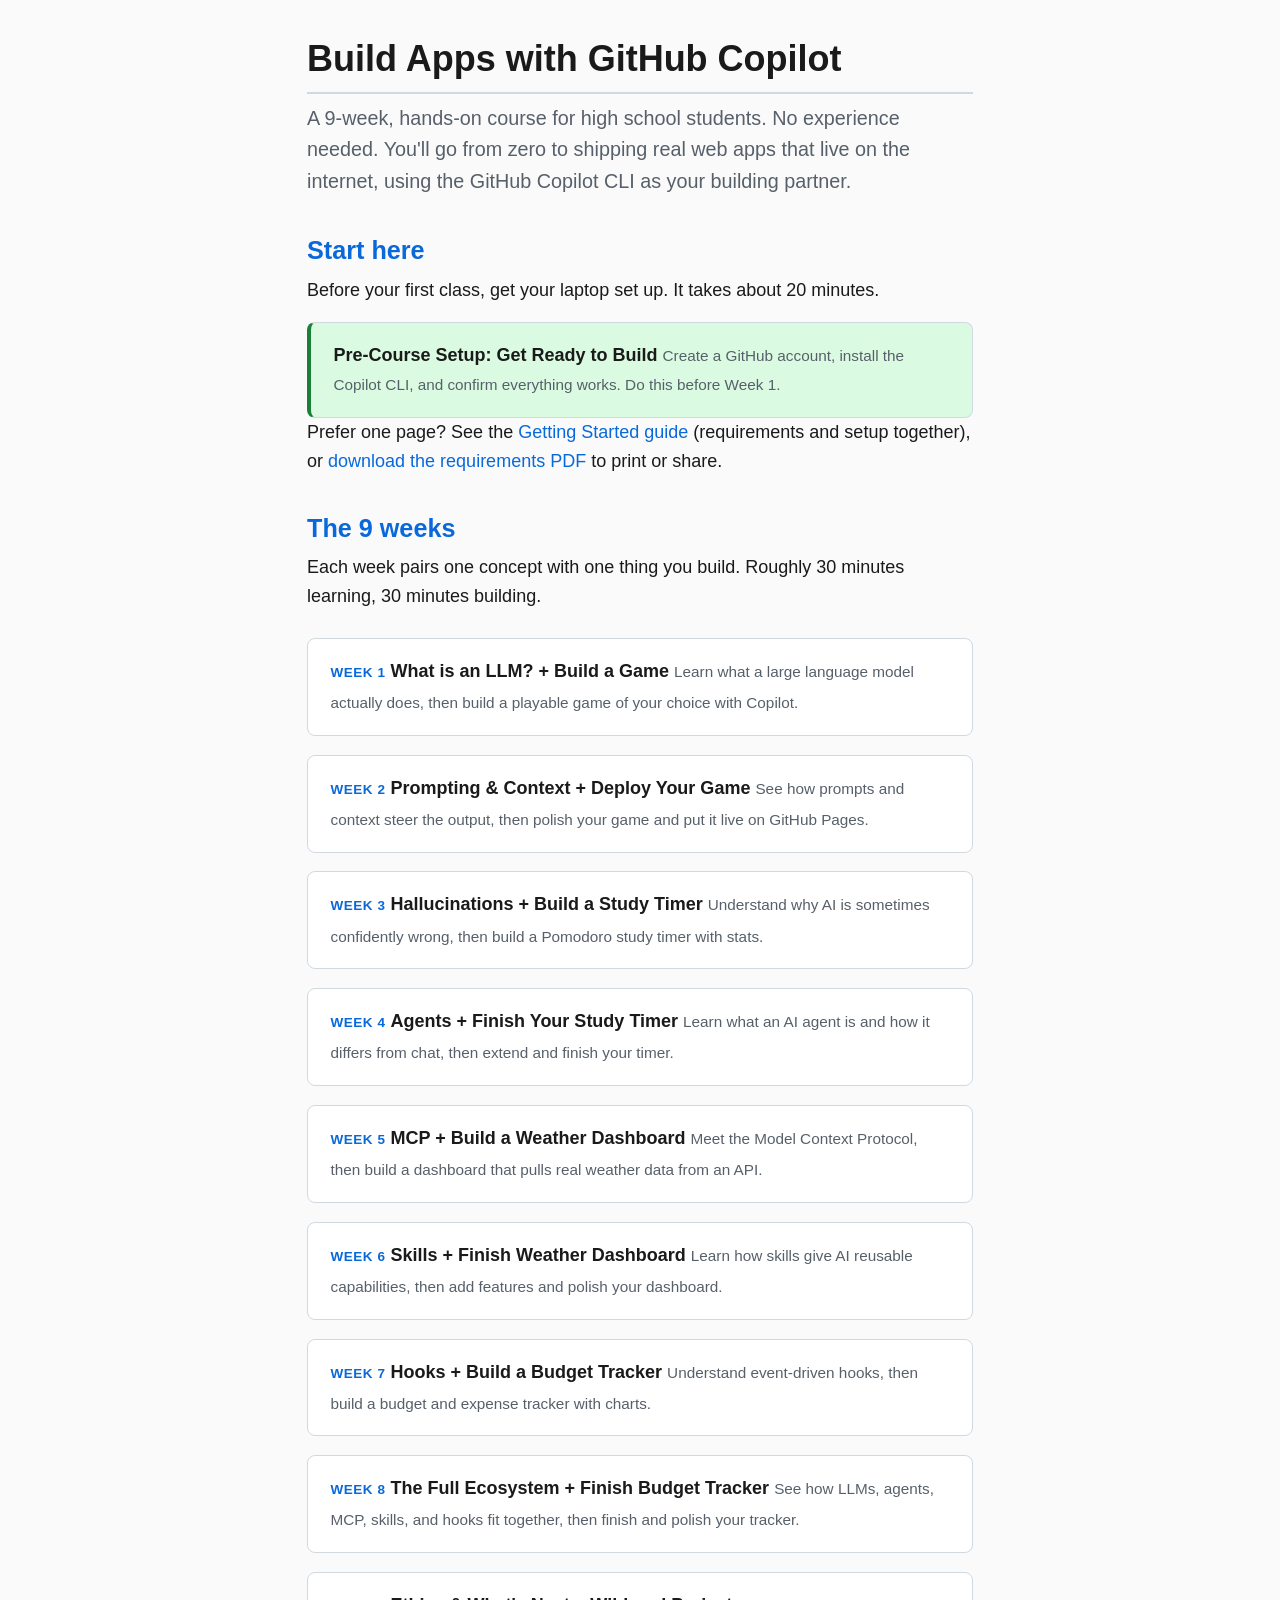
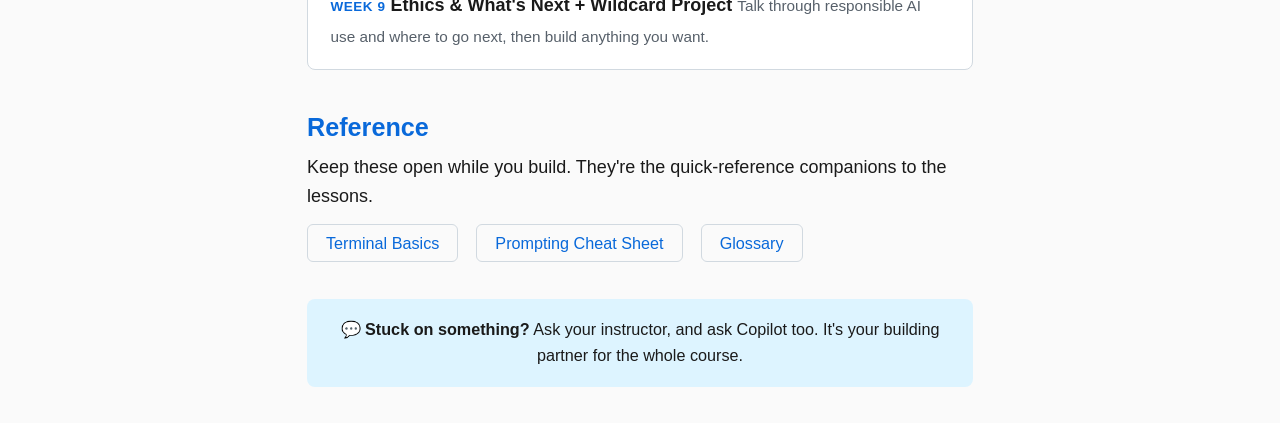
<file: index.html>
<!DOCTYPE html>
<html lang="en">
<head>
  <meta charset="UTF-8">
  <meta name="viewport" content="width=device-width, initial-scale=1.0">
  <title>Build Apps with GitHub Copilot: A 9-Week Course</title>
  <link rel="stylesheet" href="./assets/style.css">
</head>
<body>

<header class="course-hero">
  <h1>Build Apps with GitHub Copilot</h1>
  <p class="tagline">A 9-week, hands-on course for high school students. No experience needed. You'll go from zero to shipping real web apps that live on the internet, using the GitHub Copilot CLI as your building partner.</p>
</header>

<h2>Start here</h2>
<p>Before your first class, get your laptop set up. It takes about 20 minutes.</p>
<a class="lesson-card setup-card" href="lessons/0000-pre-course-setup.html">
  <span class="lesson-title">Pre-Course Setup: Get Ready to Build</span>
  <span class="lesson-desc">Create a GitHub account, install the Copilot CLI, and confirm everything works. Do this before Week 1.</span>
</a>
<p>Prefer one page? See the <a href="getting-started.html">Getting Started guide</a> (requirements and setup together), or <a href="course-requirements.pdf">download the requirements PDF</a> to print or share.</p>

<h2>The 9 weeks</h2>
<p>Each week pairs one concept with one thing you build. Roughly 30 minutes learning, 30 minutes building.</p>

<ul class="lesson-grid">
  <li>
    <a class="lesson-card" href="lessons/0001-build-a-game-with-copilot.html">
      <span class="lesson-week">Week 1</span>
      <span class="lesson-title">What is an LLM? + Build a Game</span>
      <span class="lesson-desc">Learn what a large language model actually does, then build a playable game of your choice with Copilot.</span>
    </a>
  </li>
  <li>
    <a class="lesson-card" href="lessons/0002-deploy-and-polish-your-game.html">
      <span class="lesson-week">Week 2</span>
      <span class="lesson-title">Prompting &amp; Context + Deploy Your Game</span>
      <span class="lesson-desc">See how prompts and context steer the output, then polish your game and put it live on GitHub Pages.</span>
    </a>
  </li>
  <li>
    <a class="lesson-card" href="lessons/0003-hallucinations-and-study-timer.html">
      <span class="lesson-week">Week 3</span>
      <span class="lesson-title">Hallucinations + Build a Study Timer</span>
      <span class="lesson-desc">Understand why AI is sometimes confidently wrong, then build a Pomodoro study timer with stats.</span>
    </a>
  </li>
  <li>
    <a class="lesson-card" href="lessons/0004-agents-and-study-timer.html">
      <span class="lesson-week">Week 4</span>
      <span class="lesson-title">Agents + Finish Your Study Timer</span>
      <span class="lesson-desc">Learn what an AI agent is and how it differs from chat, then extend and finish your timer.</span>
    </a>
  </li>
  <li>
    <a class="lesson-card" href="lessons/0005-mcp-and-weather-dashboard.html">
      <span class="lesson-week">Week 5</span>
      <span class="lesson-title">MCP + Build a Weather Dashboard</span>
      <span class="lesson-desc">Meet the Model Context Protocol, then build a dashboard that pulls real weather data from an API.</span>
    </a>
  </li>
  <li>
    <a class="lesson-card" href="lessons/0006-skills-and-weather-dashboard.html">
      <span class="lesson-week">Week 6</span>
      <span class="lesson-title">Skills + Finish Weather Dashboard</span>
      <span class="lesson-desc">Learn how skills give AI reusable capabilities, then add features and polish your dashboard.</span>
    </a>
  </li>
  <li>
    <a class="lesson-card" href="lessons/0007-hooks-and-budget-tracker.html">
      <span class="lesson-week">Week 7</span>
      <span class="lesson-title">Hooks + Build a Budget Tracker</span>
      <span class="lesson-desc">Understand event-driven hooks, then build a budget and expense tracker with charts.</span>
    </a>
  </li>
  <li>
    <a class="lesson-card" href="lessons/0008-ecosystem-and-budget-tracker.html">
      <span class="lesson-week">Week 8</span>
      <span class="lesson-title">The Full Ecosystem + Finish Budget Tracker</span>
      <span class="lesson-desc">See how LLMs, agents, MCP, skills, and hooks fit together, then finish and polish your tracker.</span>
    </a>
  </li>
  <li>
    <a class="lesson-card" href="lessons/0009-ethics-and-wildcard.html">
      <span class="lesson-week">Week 9</span>
      <span class="lesson-title">Ethics &amp; What's Next + Wildcard Project</span>
      <span class="lesson-desc">Talk through responsible AI use and where to go next, then build anything you want.</span>
    </a>
  </li>
</ul>

<h2>Reference</h2>
<p>Keep these open while you build. They're the quick-reference companions to the lessons.</p>
<ul class="reference-links">
  <li><a href="reference/terminal-basics.html">Terminal Basics</a></li>
  <li><a href="reference/prompting-cheat-sheet.html">Prompting Cheat Sheet</a></li>
  <li><a href="reference/glossary.html">Glossary</a></li>
</ul>

<div class="ask-teacher">
  💬 <strong>Stuck on something?</strong> Ask your instructor, and ask Copilot too. It's your building partner for the whole course.
</div>

</body>
</html>
</file>
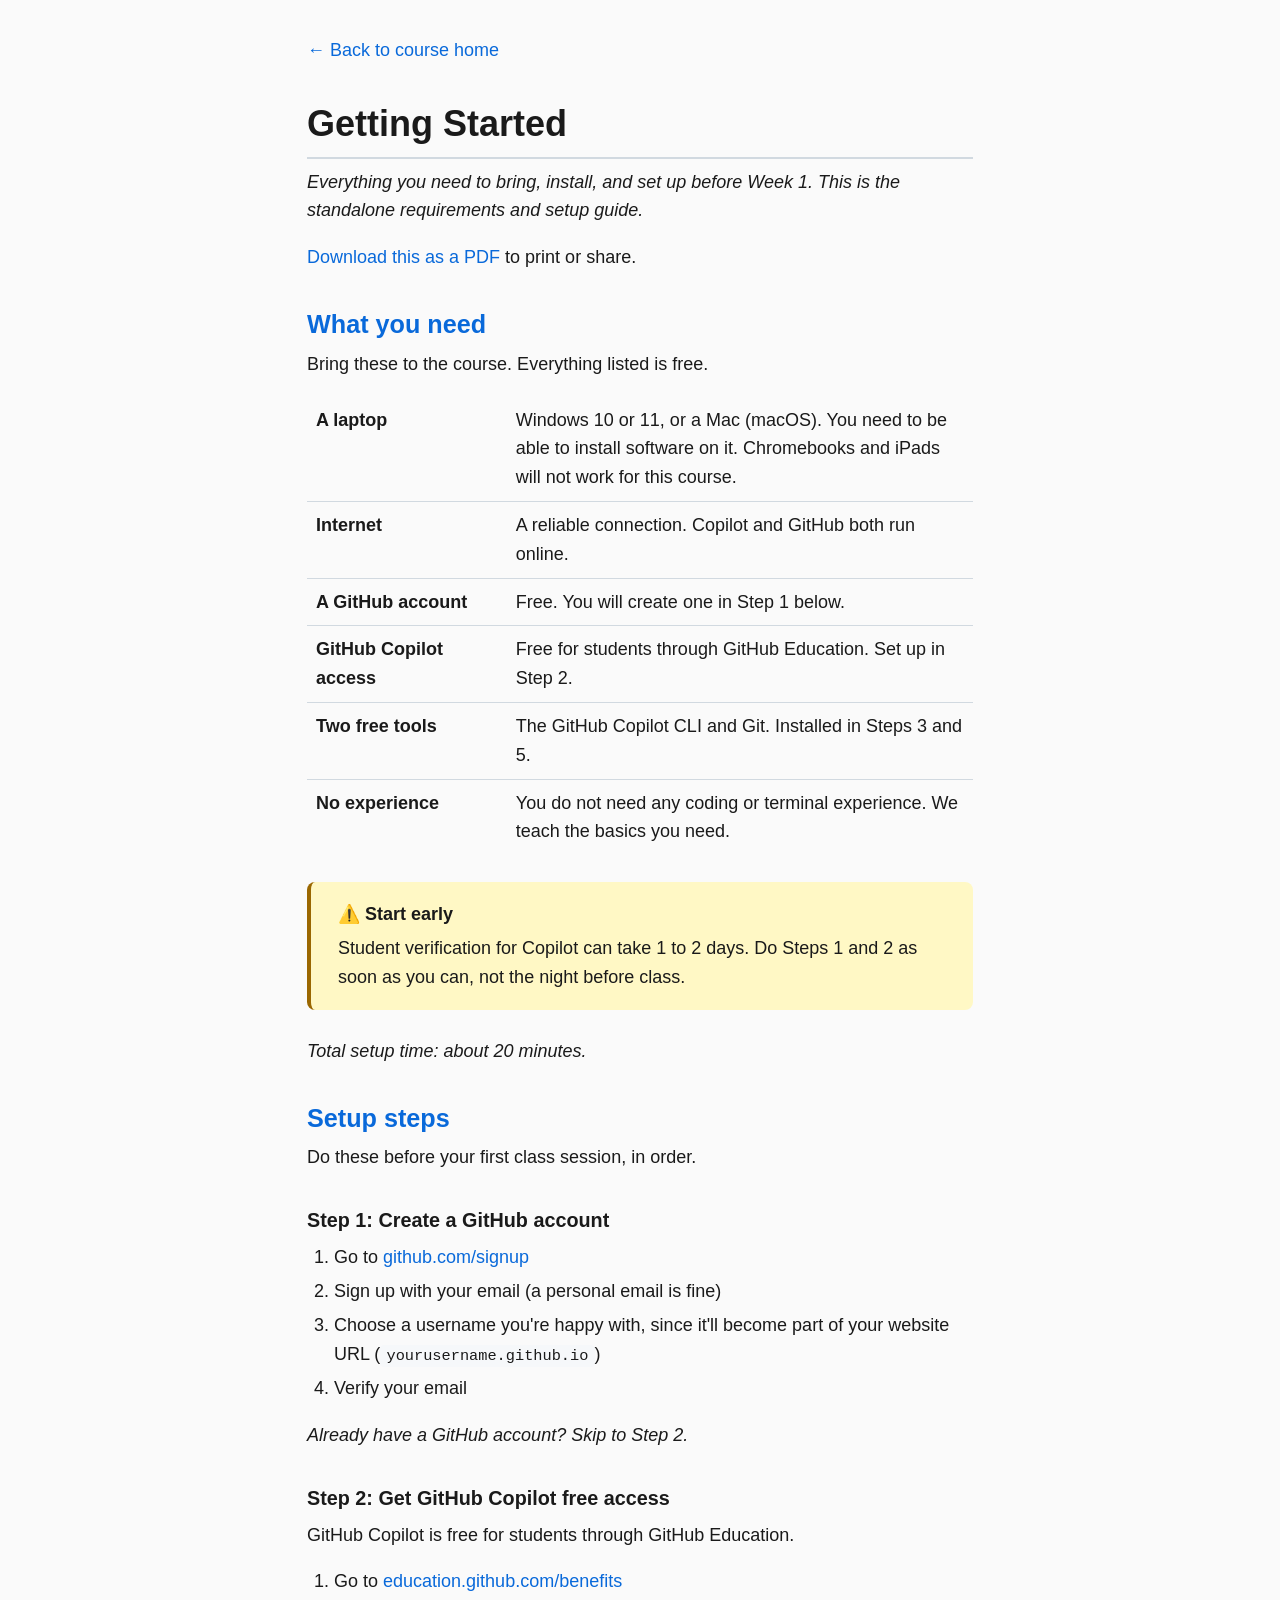
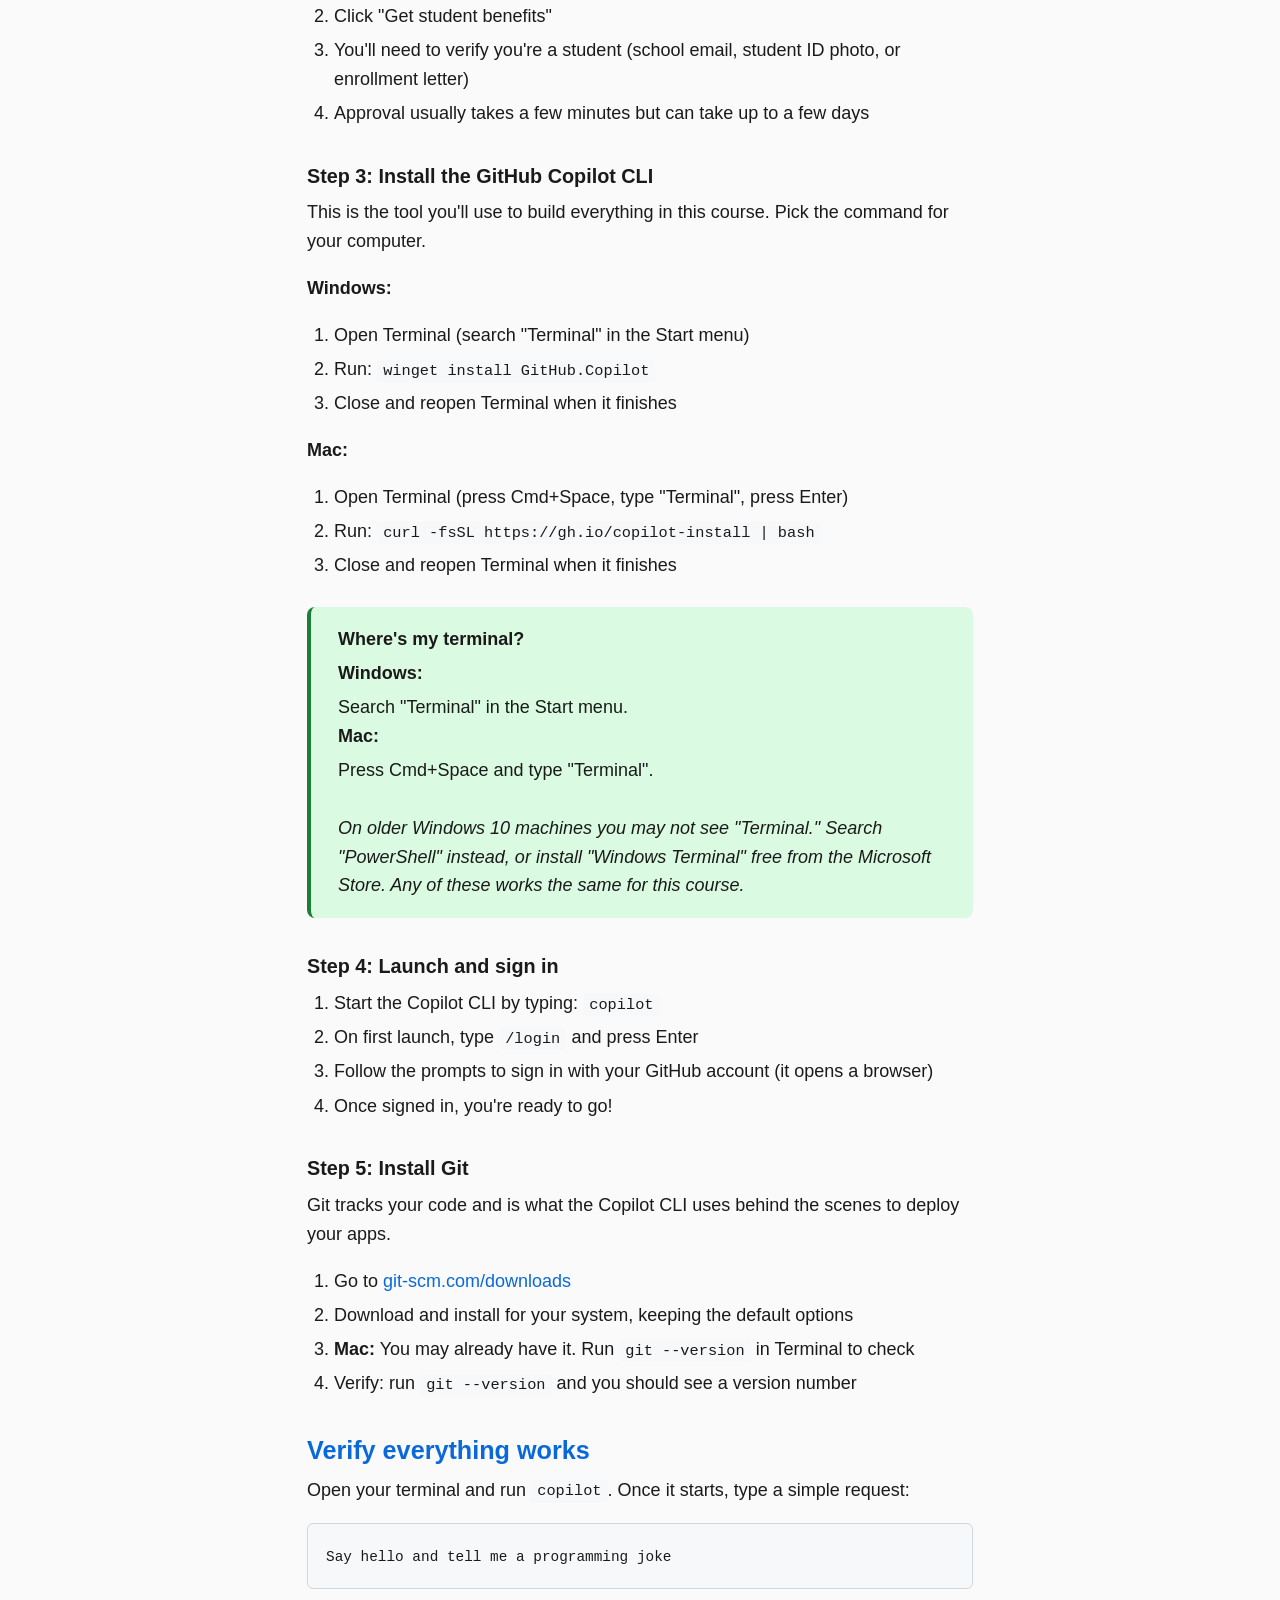
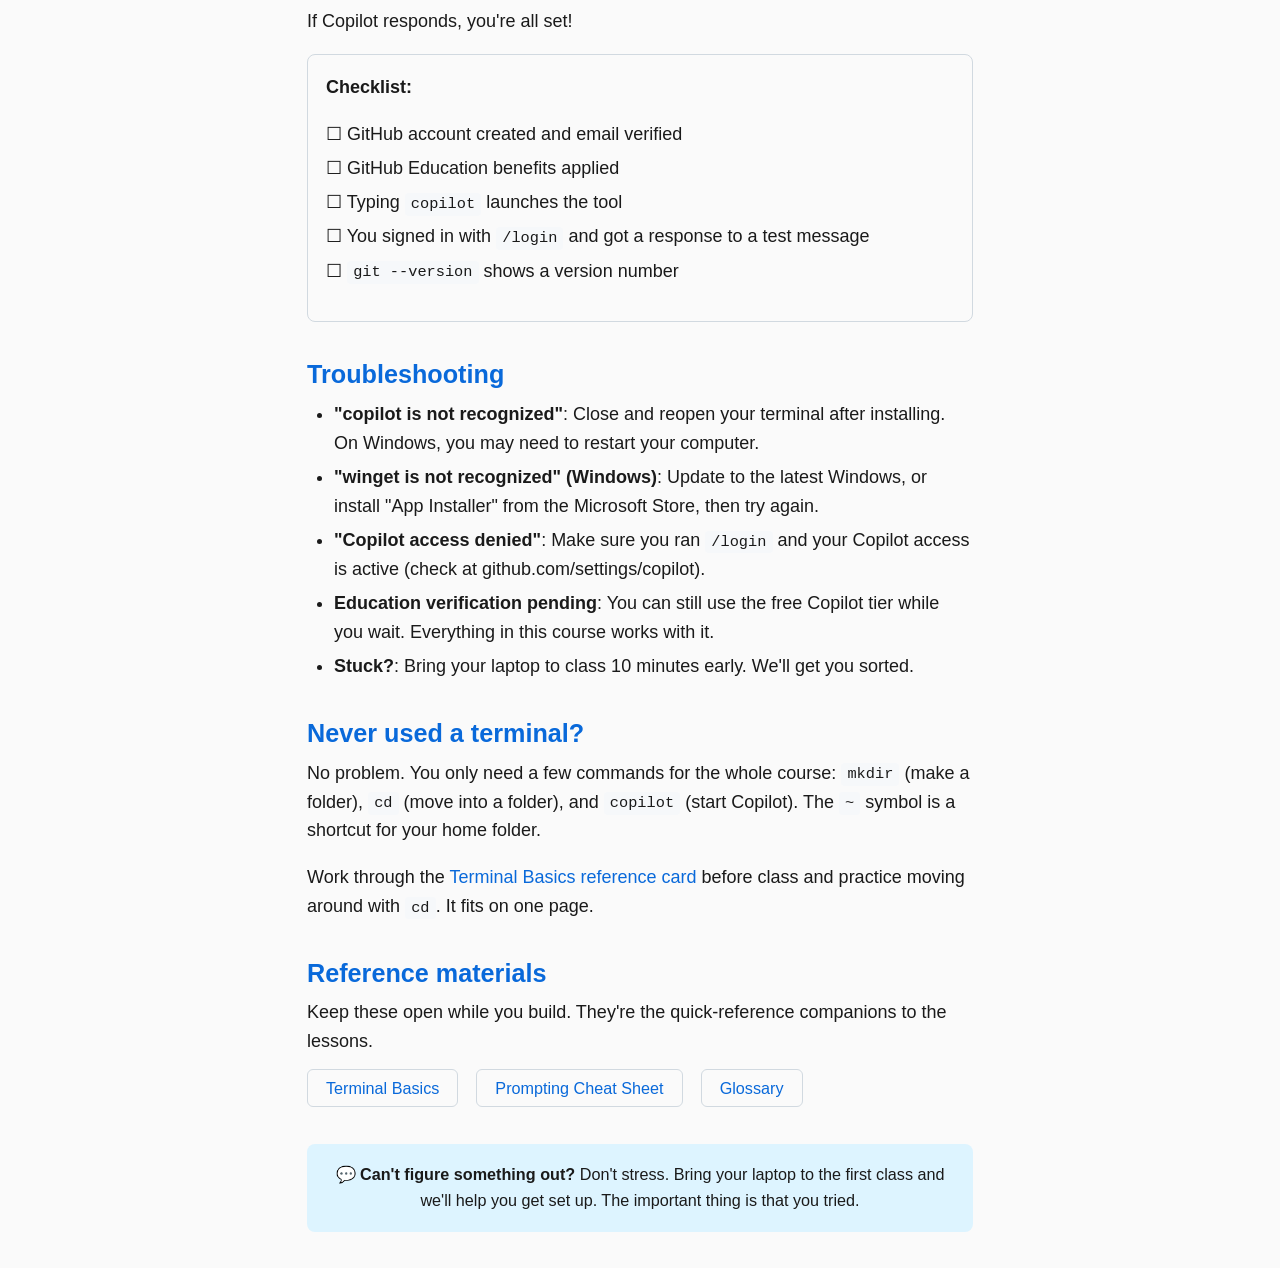
<file: getting-started.html>
<!DOCTYPE html>
<html lang="en">
<head>
  <meta charset="UTF-8">
  <meta name="viewport" content="width=device-width, initial-scale=1.0">
  <title>Getting Started: Requirements &amp; Setup</title>
  <link rel="stylesheet" href="./assets/style.css">
</head>
<body>

<p class="no-print"><a href="./index.html">&larr; Back to course home</a></p>

<h1>Getting Started</h1>

<p><em>Everything you need to bring, install, and set up before Week 1. This is the standalone requirements and setup guide.</em></p>

<p class="no-print"><a href="./course-requirements.pdf">Download this as a PDF</a> to print or share.</p>

<h2>What you need</h2>
<p>Bring these to the course. Everything listed is free.</p>

<table style="width:100%; border-collapse:collapse; margin:1rem 0;">
  <tr style="border-bottom:1px solid var(--color-border);">
    <td style="padding:0.5rem; vertical-align:top; width:30%;"><strong>A laptop</strong></td>
    <td style="padding:0.5rem; vertical-align:top;">Windows 10 or 11, or a Mac (macOS). You need to be able to install software on it. Chromebooks and iPads will not work for this course.</td>
  </tr>
  <tr style="border-bottom:1px solid var(--color-border);">
    <td style="padding:0.5rem; vertical-align:top;"><strong>Internet</strong></td>
    <td style="padding:0.5rem; vertical-align:top;">A reliable connection. Copilot and GitHub both run online.</td>
  </tr>
  <tr style="border-bottom:1px solid var(--color-border);">
    <td style="padding:0.5rem; vertical-align:top;"><strong>A GitHub account</strong></td>
    <td style="padding:0.5rem; vertical-align:top;">Free. You will create one in Step 1 below.</td>
  </tr>
  <tr style="border-bottom:1px solid var(--color-border);">
    <td style="padding:0.5rem; vertical-align:top;"><strong>GitHub Copilot access</strong></td>
    <td style="padding:0.5rem; vertical-align:top;">Free for students through GitHub Education. Set up in Step 2.</td>
  </tr>
  <tr style="border-bottom:1px solid var(--color-border);">
    <td style="padding:0.5rem; vertical-align:top;"><strong>Two free tools</strong></td>
    <td style="padding:0.5rem; vertical-align:top;">The GitHub Copilot CLI and Git. Installed in Steps 3 and 5.</td>
  </tr>
  <tr>
    <td style="padding:0.5rem; vertical-align:top;"><strong>No experience</strong></td>
    <td style="padding:0.5rem; vertical-align:top;">You do not need any coding or terminal experience. We teach the basics you need.</td>
  </tr>
</table>

<div class="callout callout-warning">
  <strong>⚠️ Start early</strong>
  Student verification for Copilot can take 1 to 2 days. Do Steps 1 and 2 as soon as you can, not the night before class.
</div>

<p class="no-print"><em>Total setup time: about 20 minutes.</em></p>

<div class="page-break"></div>

<h2>Setup steps</h2>
<p>Do these before your first class session, in order.</p>

<h3>Step 1: Create a GitHub account</h3>
<ol>
  <li>Go to <a href="https://github.com/signup">github.com/signup</a></li>
  <li>Sign up with your email (a personal email is fine)</li>
  <li>Choose a username you're happy with, since it'll become part of your website URL (<code>yourusername.github.io</code>)</li>
  <li>Verify your email</li>
</ol>
<p><em>Already have a GitHub account? Skip to Step 2.</em></p>

<h3>Step 2: Get GitHub Copilot free access</h3>
<p>GitHub Copilot is free for students through GitHub Education.</p>
<ol>
  <li>Go to <a href="https://education.github.com/benefits">education.github.com/benefits</a></li>
  <li>Click "Get student benefits"</li>
  <li>You'll need to verify you're a student (school email, student ID photo, or enrollment letter)</li>
  <li>Approval usually takes a few minutes but can take up to a few days</li>
</ol>

<h3>Step 3: Install the GitHub Copilot CLI</h3>
<p>This is the tool you'll use to build everything in this course. Pick the command for your computer.</p>
<p><strong>Windows:</strong></p>
<ol>
  <li>Open Terminal (search "Terminal" in the Start menu)</li>
  <li>Run: <code>winget install GitHub.Copilot</code></li>
  <li>Close and reopen Terminal when it finishes</li>
</ol>
<p><strong>Mac:</strong></p>
<ol>
  <li>Open Terminal (press Cmd+Space, type "Terminal", press Enter)</li>
  <li>Run: <code>curl -fsSL https://gh.io/copilot-install | bash</code></li>
  <li>Close and reopen Terminal when it finishes</li>
</ol>

<div class="callout callout-tip">
  <strong>Where's my terminal?</strong>
  <strong>Windows:</strong> Search "Terminal" in the Start menu. &nbsp; <strong>Mac:</strong> Press Cmd+Space and type "Terminal".
  <br><br>
  <em>On older Windows 10 machines you may not see "Terminal." Search "PowerShell" instead, or install "Windows Terminal" free from the Microsoft Store. Any of these works the same for this course.</em>
</div>

<h3>Step 4: Launch and sign in</h3>
<ol>
  <li>Start the Copilot CLI by typing: <code>copilot</code></li>
  <li>On first launch, type <code>/login</code> and press Enter</li>
  <li>Follow the prompts to sign in with your GitHub account (it opens a browser)</li>
  <li>Once signed in, you're ready to go!</li>
</ol>

<h3>Step 5: Install Git</h3>
<p>Git tracks your code and is what the Copilot CLI uses behind the scenes to deploy your apps.</p>
<ol>
  <li>Go to <a href="https://git-scm.com/downloads">git-scm.com/downloads</a></li>
  <li>Download and install for your system, keeping the default options</li>
  <li><strong>Mac:</strong> You may already have it. Run <code>git --version</code> in Terminal to check</li>
  <li>Verify: run <code>git --version</code> and you should see a version number</li>
</ol>

<h2>Verify everything works</h2>
<p>Open your terminal and run <code>copilot</code>. Once it starts, type a simple request:</p>
<pre><code>Say hello and tell me a programming joke</code></pre>
<p>If Copilot responds, you're all set!</p>

<div style="margin:1rem 0; padding:1rem; border:1px solid var(--color-border); border-radius:8px;">
  <p><strong>Checklist:</strong></p>
  <ul style="list-style:none; margin-left:0;">
    <li>☐ GitHub account created and email verified</li>
    <li>☐ GitHub Education benefits applied</li>
    <li>☐ Typing <code>copilot</code> launches the tool</li>
    <li>☐ You signed in with <code>/login</code> and got a response to a test message</li>
    <li>☐ <code>git --version</code> shows a version number</li>
  </ul>
</div>

<h2>Troubleshooting</h2>
<ul>
  <li><strong>"copilot is not recognized"</strong>: Close and reopen your terminal after installing. On Windows, you may need to restart your computer.</li>
  <li><strong>"winget is not recognized" (Windows)</strong>: Update to the latest Windows, or install "App Installer" from the Microsoft Store, then try again.</li>
  <li><strong>"Copilot access denied"</strong>: Make sure you ran <code>/login</code> and your Copilot access is active (check at github.com/settings/copilot).</li>
  <li><strong>Education verification pending</strong>: You can still use the free Copilot tier while you wait. Everything in this course works with it.</li>
  <li><strong>Stuck?</strong>: Bring your laptop to class 10 minutes early. We'll get you sorted.</li>
</ul>

<h2>Never used a terminal?</h2>
<p>No problem. You only need a few commands for the whole course: <code>mkdir</code> (make a folder), <code>cd</code> (move into a folder), and <code>copilot</code> (start Copilot). The <code>~</code> symbol is a shortcut for your home folder.</p>
<p>Work through the <a href="https://michaeljolley.github.io/ccs-coop/reference/terminal-basics.html">Terminal Basics reference card</a> before class and practice moving around with <code>cd</code>. It fits on one page.</p>

<h2>Reference materials</h2>
<p>Keep these open while you build. They're the quick-reference companions to the lessons.</p>
<ul class="reference-links">
  <li><a href="https://michaeljolley.github.io/ccs-coop/reference/terminal-basics.html">Terminal Basics</a></li>
  <li><a href="https://michaeljolley.github.io/ccs-coop/reference/prompting-cheat-sheet.html">Prompting Cheat Sheet</a></li>
  <li><a href="https://michaeljolley.github.io/ccs-coop/reference/glossary.html">Glossary</a></li>
</ul>

<div class="ask-teacher">
  💬 <strong>Can't figure something out?</strong> Don't stress. Bring your laptop to the first class and we'll help you get set up. The important thing is that you tried.
</div>

</body>
</html>
</file>
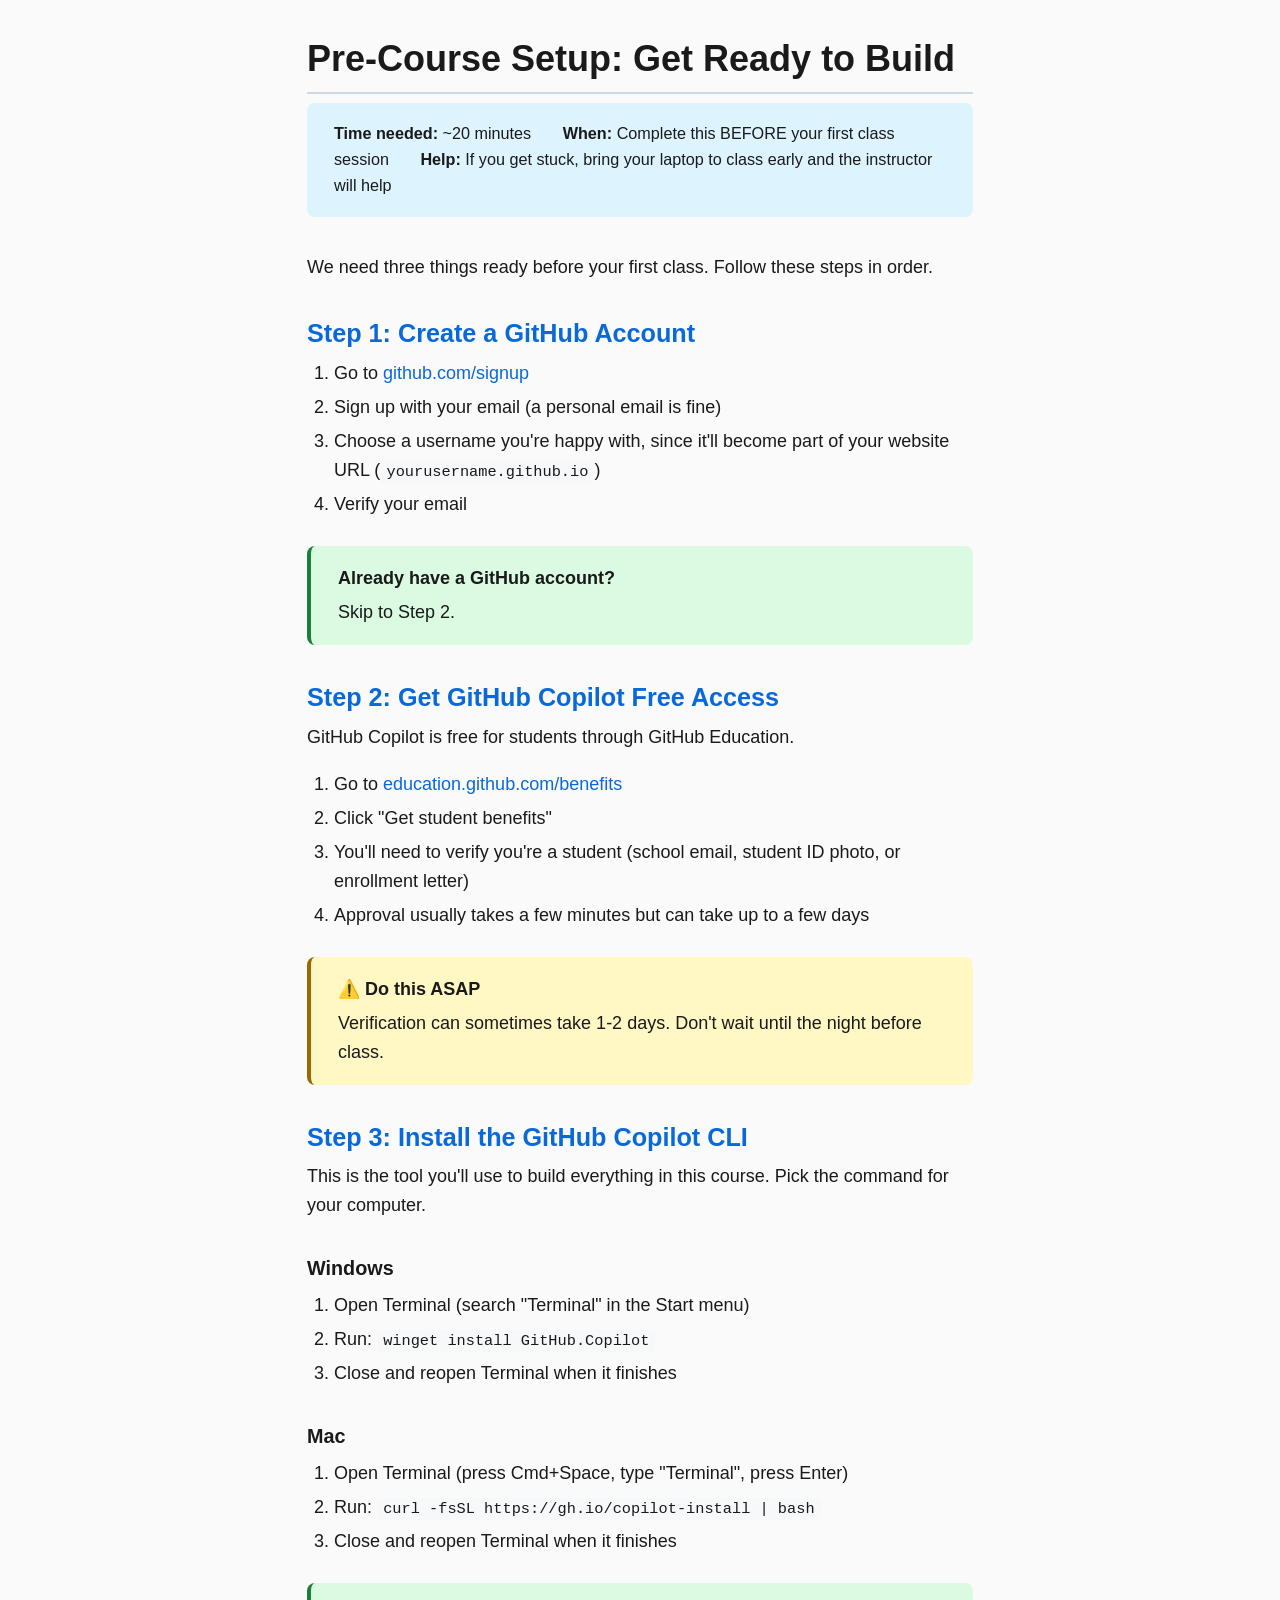
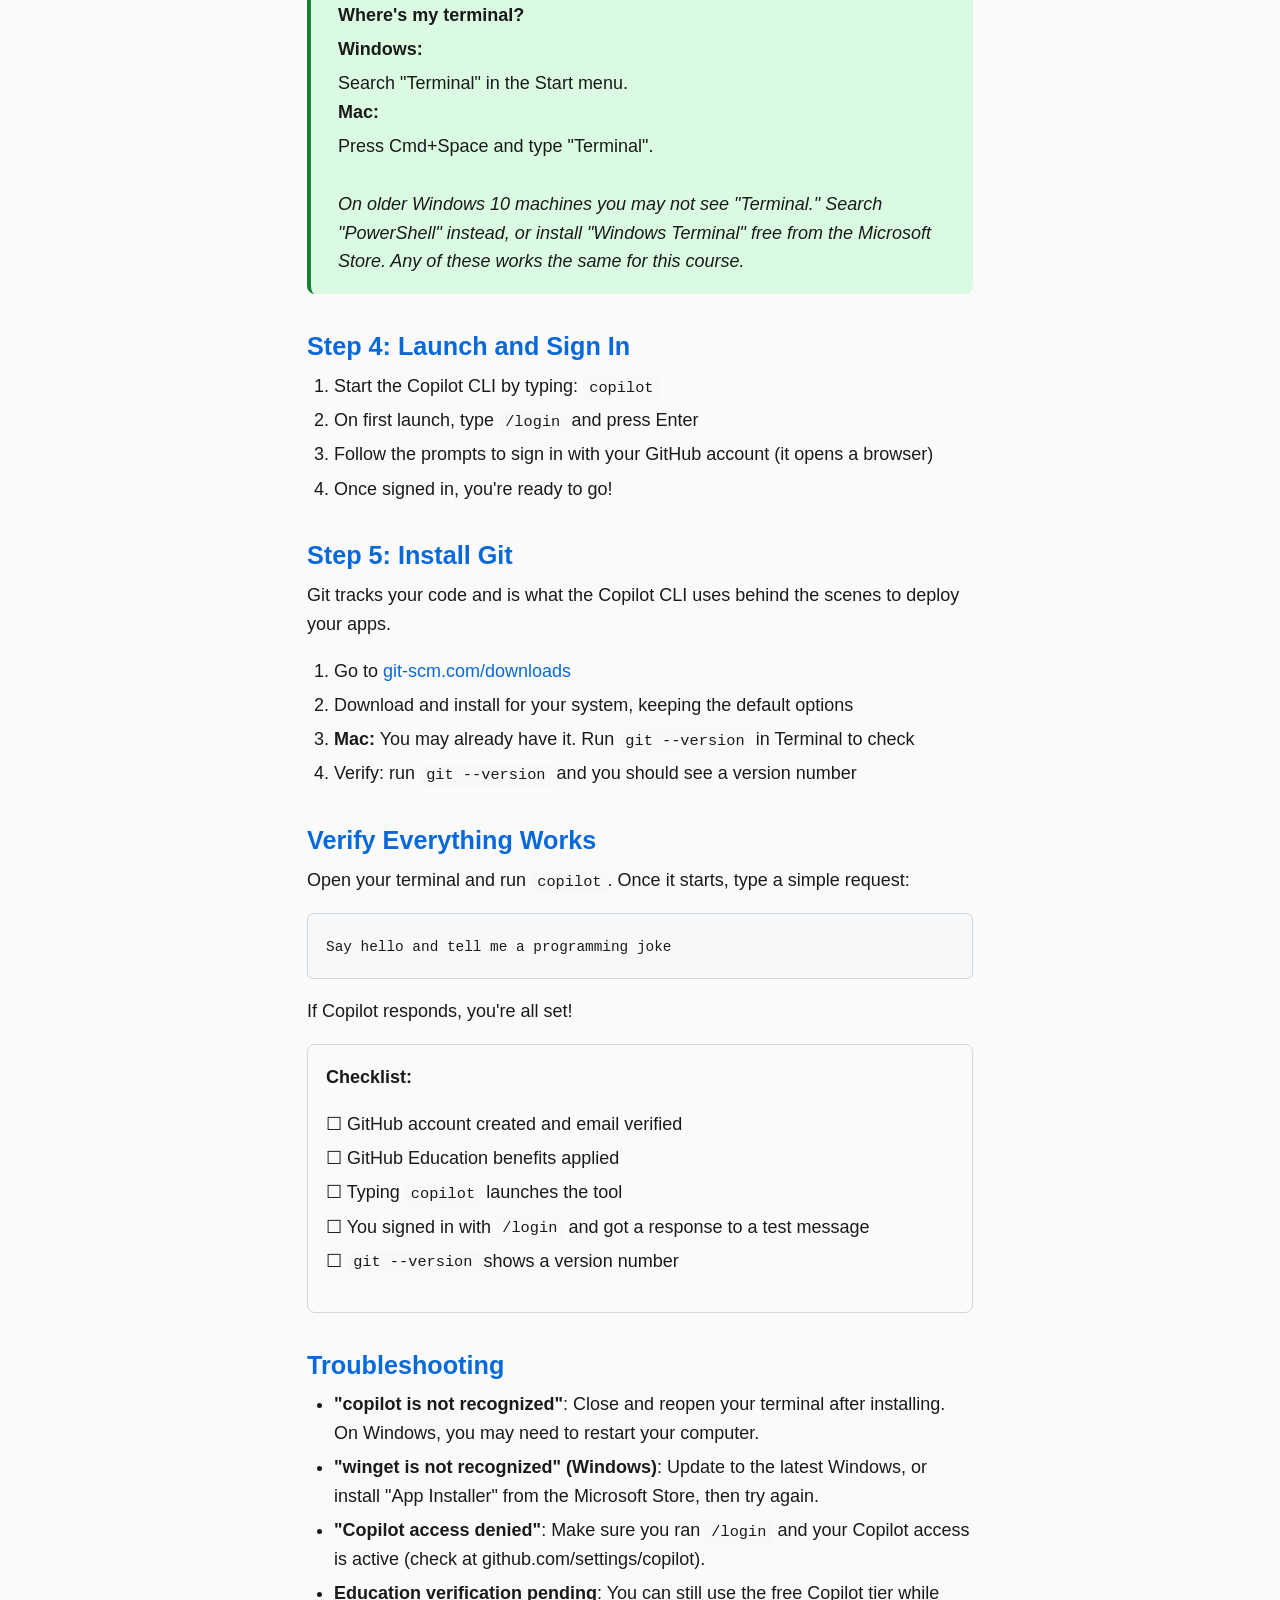
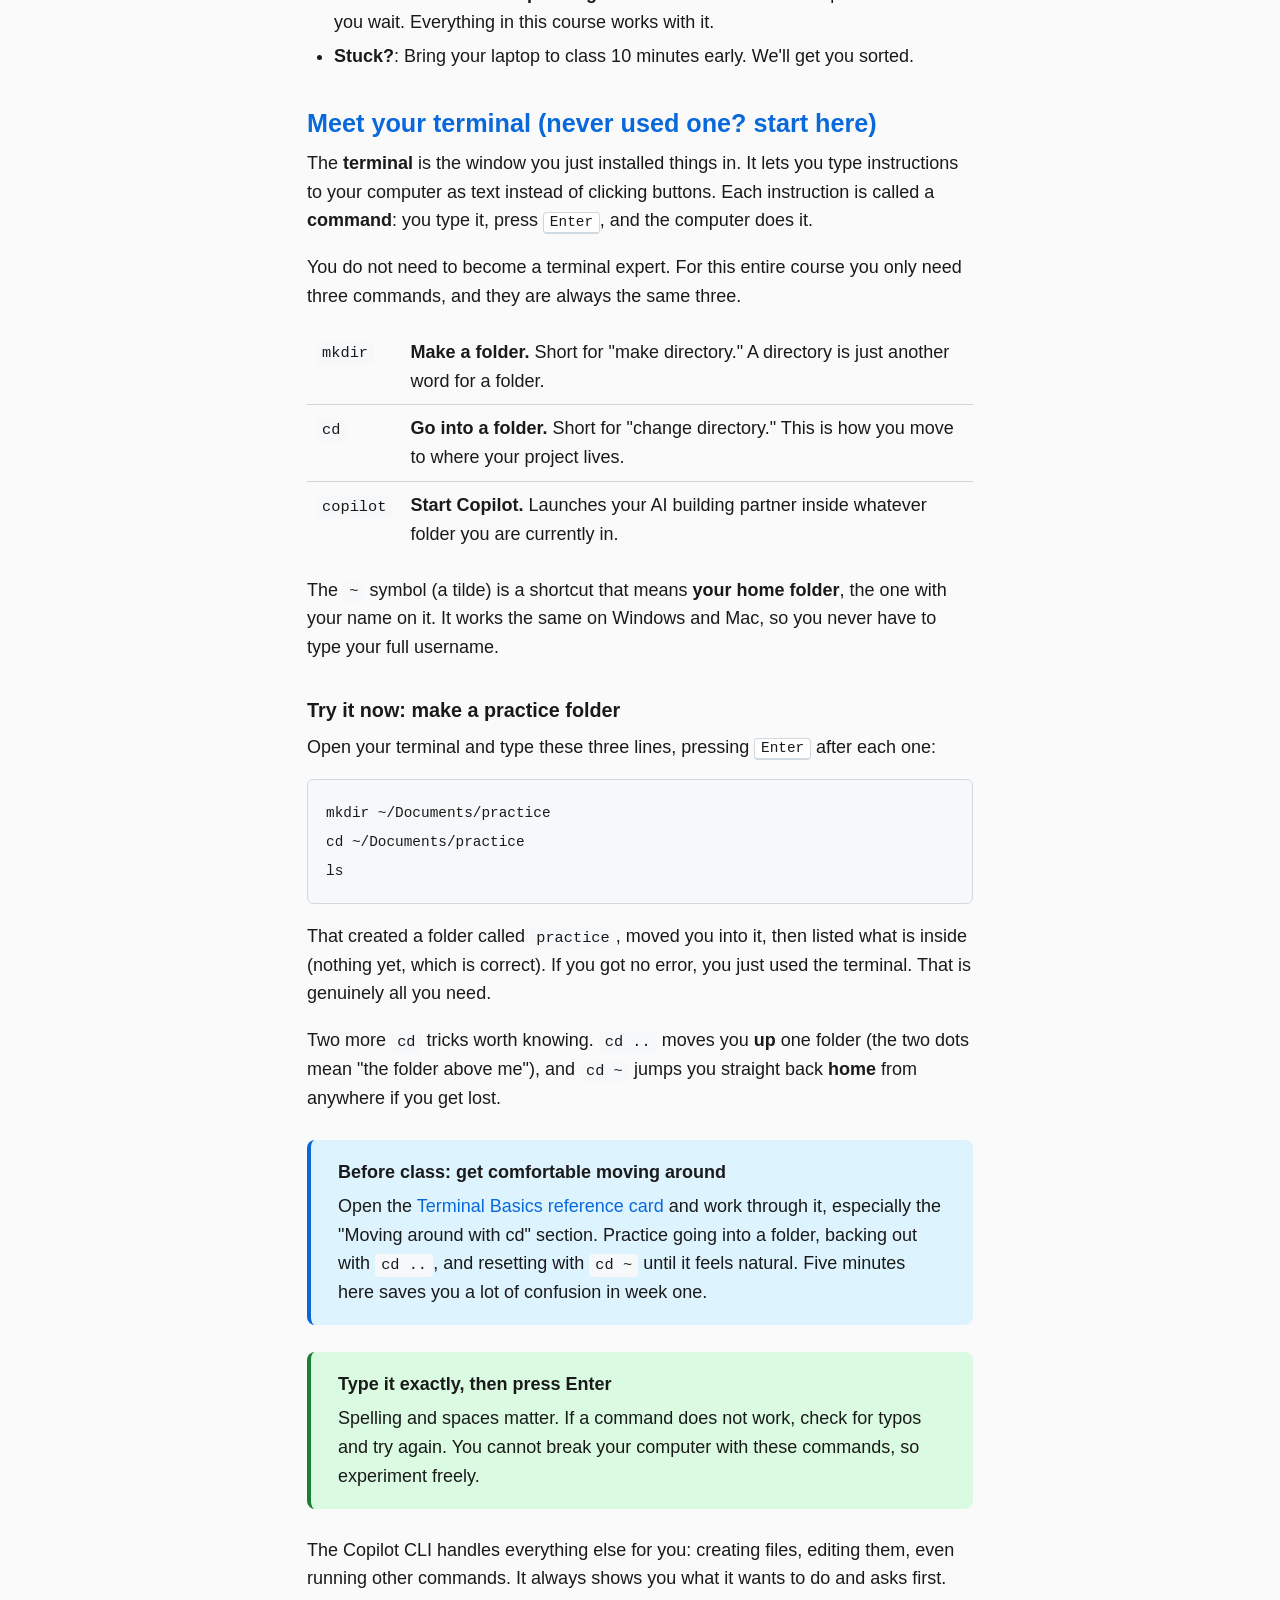
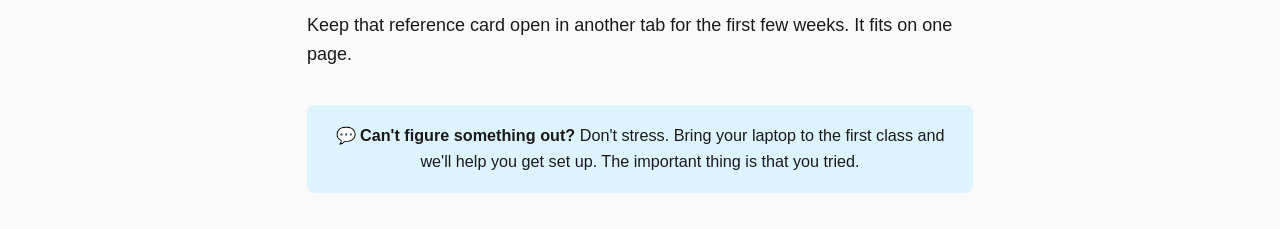
<file: lessons/0000-pre-course-setup.html>
<!DOCTYPE html>
<html lang="en">
<head>
  <meta charset="UTF-8">
  <meta name="viewport" content="width=device-width, initial-scale=1.0">
  <title>Pre-Course Setup: Get Ready to Build</title>
  <link rel="stylesheet" href="../assets/style.css">
</head>
<body>

<h1>Pre-Course Setup: Get Ready to Build</h1>

<dl class="lesson-meta">
  <dt>Time needed:</dt><dd>~20 minutes</dd>
  <dt>When:</dt><dd>Complete this BEFORE your first class session</dd>
  <dt>Help:</dt><dd>If you get stuck, bring your laptop to class early and the instructor will help</dd>
</dl>

<p>We need three things ready before your first class. Follow these steps in order.</p>

<h2>Step 1: Create a GitHub Account</h2>
<ol>
  <li>Go to <a href="https://github.com/signup">github.com/signup</a></li>
  <li>Sign up with your email (a personal email is fine)</li>
  <li>Choose a username you're happy with, since it'll become part of your website URL (<code>yourusername.github.io</code>)</li>
  <li>Verify your email</li>
</ol>

<div class="callout callout-tip">
  <strong>Already have a GitHub account?</strong> Skip to Step 2.
</div>

<h2>Step 2: Get GitHub Copilot Free Access</h2>
<p>GitHub Copilot is free for students through GitHub Education.</p>
<ol>
  <li>Go to <a href="https://education.github.com/benefits">education.github.com/benefits</a></li>
  <li>Click "Get student benefits"</li>
  <li>You'll need to verify you're a student (school email, student ID photo, or enrollment letter)</li>
  <li>Approval usually takes a few minutes but can take up to a few days</li>
</ol>

<div class="callout callout-warning">
  <strong>⚠️ Do this ASAP</strong>
  Verification can sometimes take 1-2 days. Don't wait until the night before class.
</div>

<h2>Step 3: Install the GitHub Copilot CLI</h2>
<p>This is the tool you'll use to build everything in this course. Pick the command for your computer.</p>

<h3>Windows</h3>
<ol>
  <li>Open Terminal (search "Terminal" in the Start menu)</li>
  <li>Run: <code>winget install GitHub.Copilot</code></li>
  <li>Close and reopen Terminal when it finishes</li>
</ol>

<h3>Mac</h3>
<ol>
  <li>Open Terminal (press Cmd+Space, type "Terminal", press Enter)</li>
  <li>Run: <code>curl -fsSL https://gh.io/copilot-install | bash</code></li>
  <li>Close and reopen Terminal when it finishes</li>
</ol>

<div class="callout callout-tip">
  <strong>Where's my terminal?</strong>
  <strong>Windows:</strong> Search "Terminal" in the Start menu. &nbsp; <strong>Mac:</strong> Press Cmd+Space and type "Terminal".
  <br><br>
  <em>On older Windows 10 machines you may not see "Terminal." Search "PowerShell" instead, or install "Windows Terminal" free from the Microsoft Store. Any of these works the same for this course.</em>
</div>

<h2>Step 4: Launch and Sign In</h2>
<ol>
  <li>Start the Copilot CLI by typing: <code>copilot</code></li>
  <li>On first launch, type <code>/login</code> and press Enter</li>
  <li>Follow the prompts to sign in with your GitHub account (it opens a browser)</li>
  <li>Once signed in, you're ready to go!</li>
</ol>

<h2>Step 5: Install Git</h2>
<p>Git tracks your code and is what the Copilot CLI uses behind the scenes to deploy your apps.</p>
<ol>
  <li>Go to <a href="https://git-scm.com/downloads">git-scm.com/downloads</a></li>
  <li>Download and install for your system, keeping the default options</li>
  <li><strong>Mac:</strong> You may already have it. Run <code>git --version</code> in Terminal to check</li>
  <li>Verify: run <code>git --version</code> and you should see a version number</li>
</ol>

<h2>Verify Everything Works</h2>

<p>Open your terminal and run <code>copilot</code>. Once it starts, type a simple request:</p>

<pre><code>Say hello and tell me a programming joke</code></pre>

<p>If Copilot responds, you're all set!</p>

<div style="margin:1rem 0; padding:1rem; border:1px solid var(--color-border); border-radius:8px;">
  <p><strong>Checklist:</strong></p>
  <ul style="list-style:none; margin-left:0;">
    <li>☐ GitHub account created and email verified</li>
    <li>☐ GitHub Education benefits applied</li>
    <li>☐ Typing <code>copilot</code> launches the tool</li>
    <li>☐ You signed in with <code>/login</code> and got a response to a test message</li>
    <li>☐ <code>git --version</code> shows a version number</li>
  </ul>
</div>

<h2>Troubleshooting</h2>
<ul>
  <li><strong>"copilot is not recognized"</strong>: Close and reopen your terminal after installing. On Windows, you may need to restart your computer.</li>
  <li><strong>"winget is not recognized" (Windows)</strong>: Update to the latest Windows, or install "App Installer" from the Microsoft Store, then try again.</li>
  <li><strong>"Copilot access denied"</strong>: Make sure you ran <code>/login</code> and your Copilot access is active (check at github.com/settings/copilot).</li>
  <li><strong>Education verification pending</strong>: You can still use the free Copilot tier while you wait. Everything in this course works with it.</li>
  <li><strong>Stuck?</strong>: Bring your laptop to class 10 minutes early. We'll get you sorted.</li>
</ul>

<h2>Meet your terminal (never used one? start here)</h2>
<p>The <strong>terminal</strong> is the window you just installed things in. It lets you type instructions to your computer as text instead of clicking buttons. Each instruction is called a <strong>command</strong>: you type it, press <kbd>Enter</kbd>, and the computer does it.</p>

<p>You do not need to become a terminal expert. For this entire course you only need three commands, and they are always the same three.</p>

<table style="width:100%; border-collapse:collapse; margin:1rem 0;">
  <tr style="border-bottom:1px solid var(--color-border);">
    <td style="padding:0.5rem; vertical-align:top;"><code>mkdir</code></td>
    <td style="padding:0.5rem; vertical-align:top;"><strong>Make a folder.</strong> Short for "make directory." A directory is just another word for a folder.</td>
  </tr>
  <tr style="border-bottom:1px solid var(--color-border);">
    <td style="padding:0.5rem; vertical-align:top;"><code>cd</code></td>
    <td style="padding:0.5rem; vertical-align:top;"><strong>Go into a folder.</strong> Short for "change directory." This is how you move to where your project lives.</td>
  </tr>
  <tr>
    <td style="padding:0.5rem; vertical-align:top;"><code>copilot</code></td>
    <td style="padding:0.5rem; vertical-align:top;"><strong>Start Copilot.</strong> Launches your AI building partner inside whatever folder you are currently in.</td>
  </tr>
</table>

<p>The <code>~</code> symbol (a tilde) is a shortcut that means <strong>your home folder</strong>, the one with your name on it. It works the same on Windows and Mac, so you never have to type your full username.</p>

<h3>Try it now: make a practice folder</h3>
<p>Open your terminal and type these three lines, pressing <kbd>Enter</kbd> after each one:</p>

<pre><code>mkdir ~/Documents/practice
cd ~/Documents/practice
ls</code></pre>

<p>That created a folder called <code>practice</code>, moved you into it, then listed what is inside (nothing yet, which is correct). If you got no error, you just used the terminal. That is genuinely all you need.</p>

<p>Two more <code>cd</code> tricks worth knowing. <code>cd ..</code> moves you <strong>up</strong> one folder (the two dots mean "the folder above me"), and <code>cd ~</code> jumps you straight back <strong>home</strong> from anywhere if you get lost.</p>

<div class="callout callout-try">
  <strong>Before class: get comfortable moving around</strong>
  Open the <a href="../reference/terminal-basics.html">Terminal Basics reference card</a> and work through it, especially the "Moving around with cd" section. Practice going into a folder, backing out with <code>cd ..</code>, and resetting with <code>cd ~</code> until it feels natural. Five minutes here saves you a lot of confusion in week one.
</div>

<div class="callout callout-tip">
  <strong>Type it exactly, then press Enter</strong>
  Spelling and spaces matter. If a command does not work, check for typos and try again. You cannot break your computer with these commands, so experiment freely.
</div>

<p>The Copilot CLI handles everything else for you: creating files, editing them, even running other commands. It always shows you what it wants to do and asks first.</p>

<p>Keep that reference card open in another tab for the first few weeks. It fits on one page.</p>

<div class="ask-teacher">
  💬 <strong>Can't figure something out?</strong> Don't stress. Bring your laptop to the first class and we'll help you get set up. The important thing is that you tried.
</div>

</body>
</html>
</file>
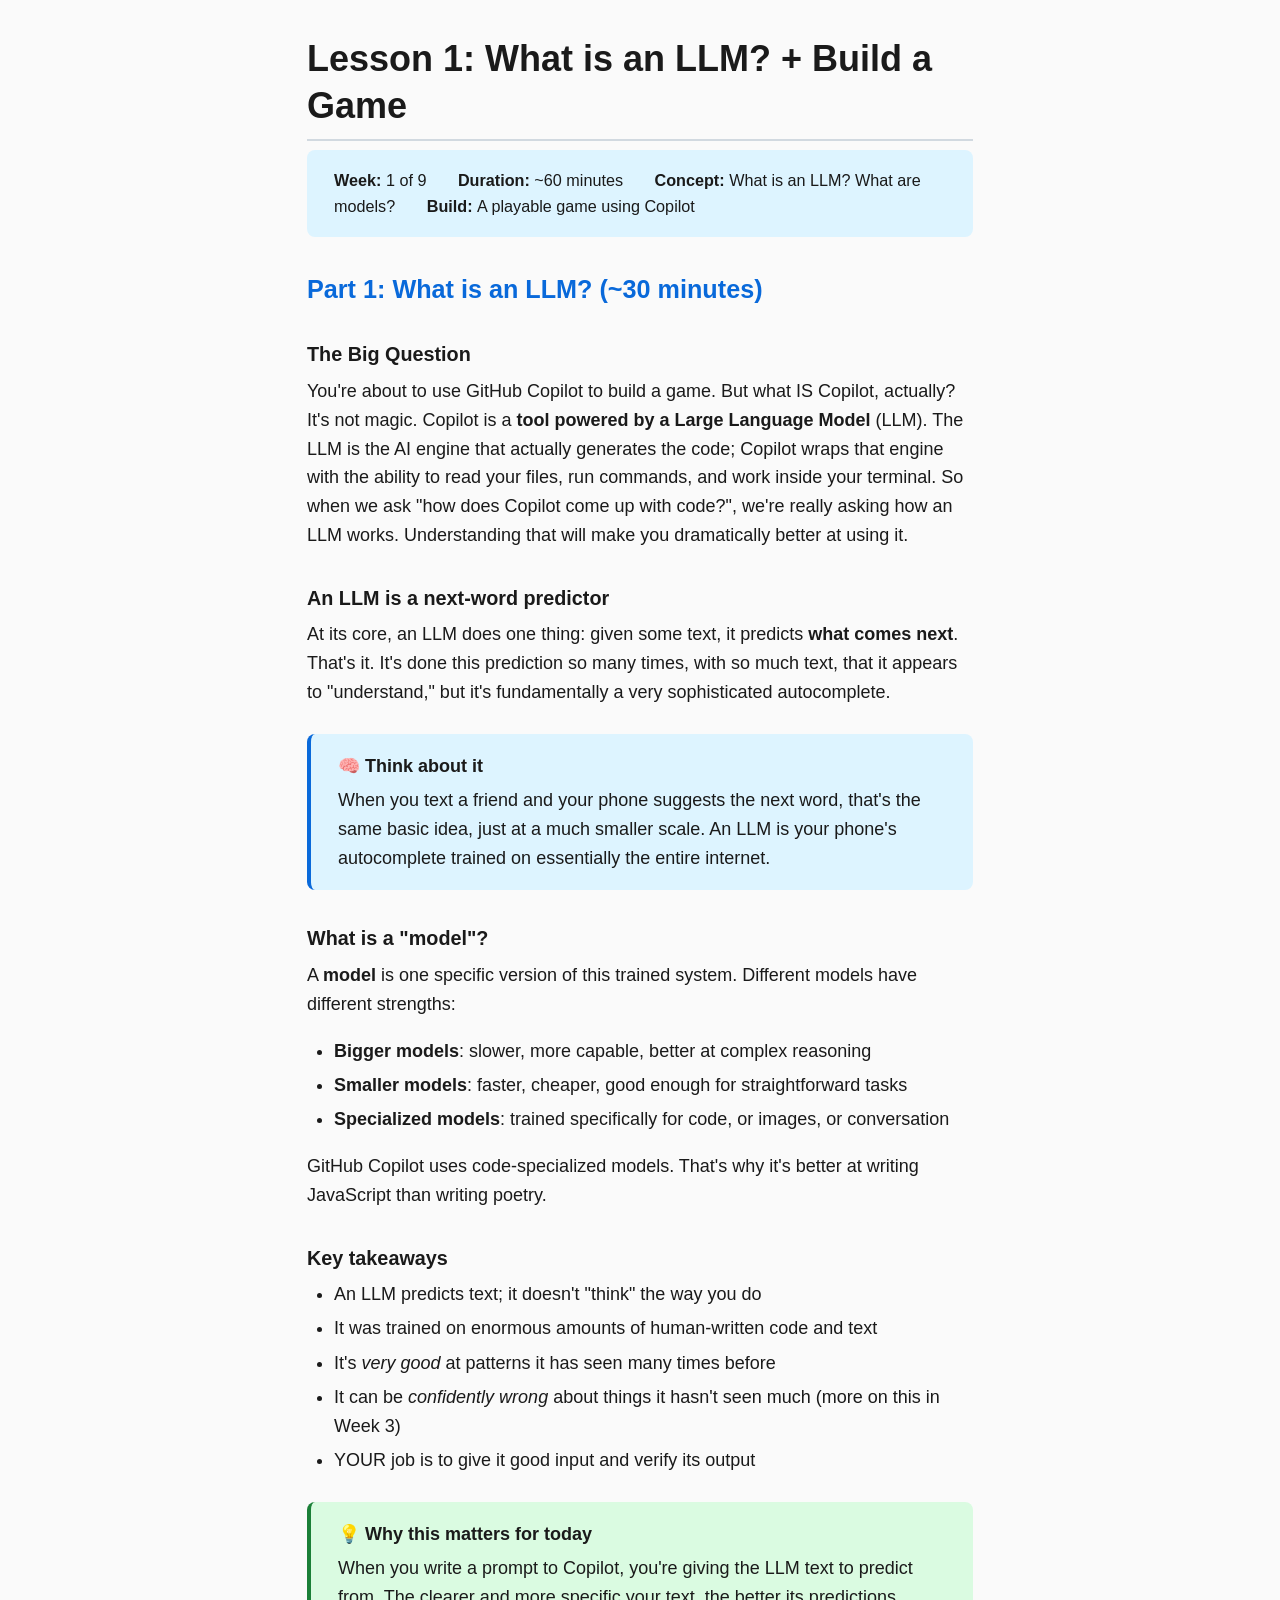
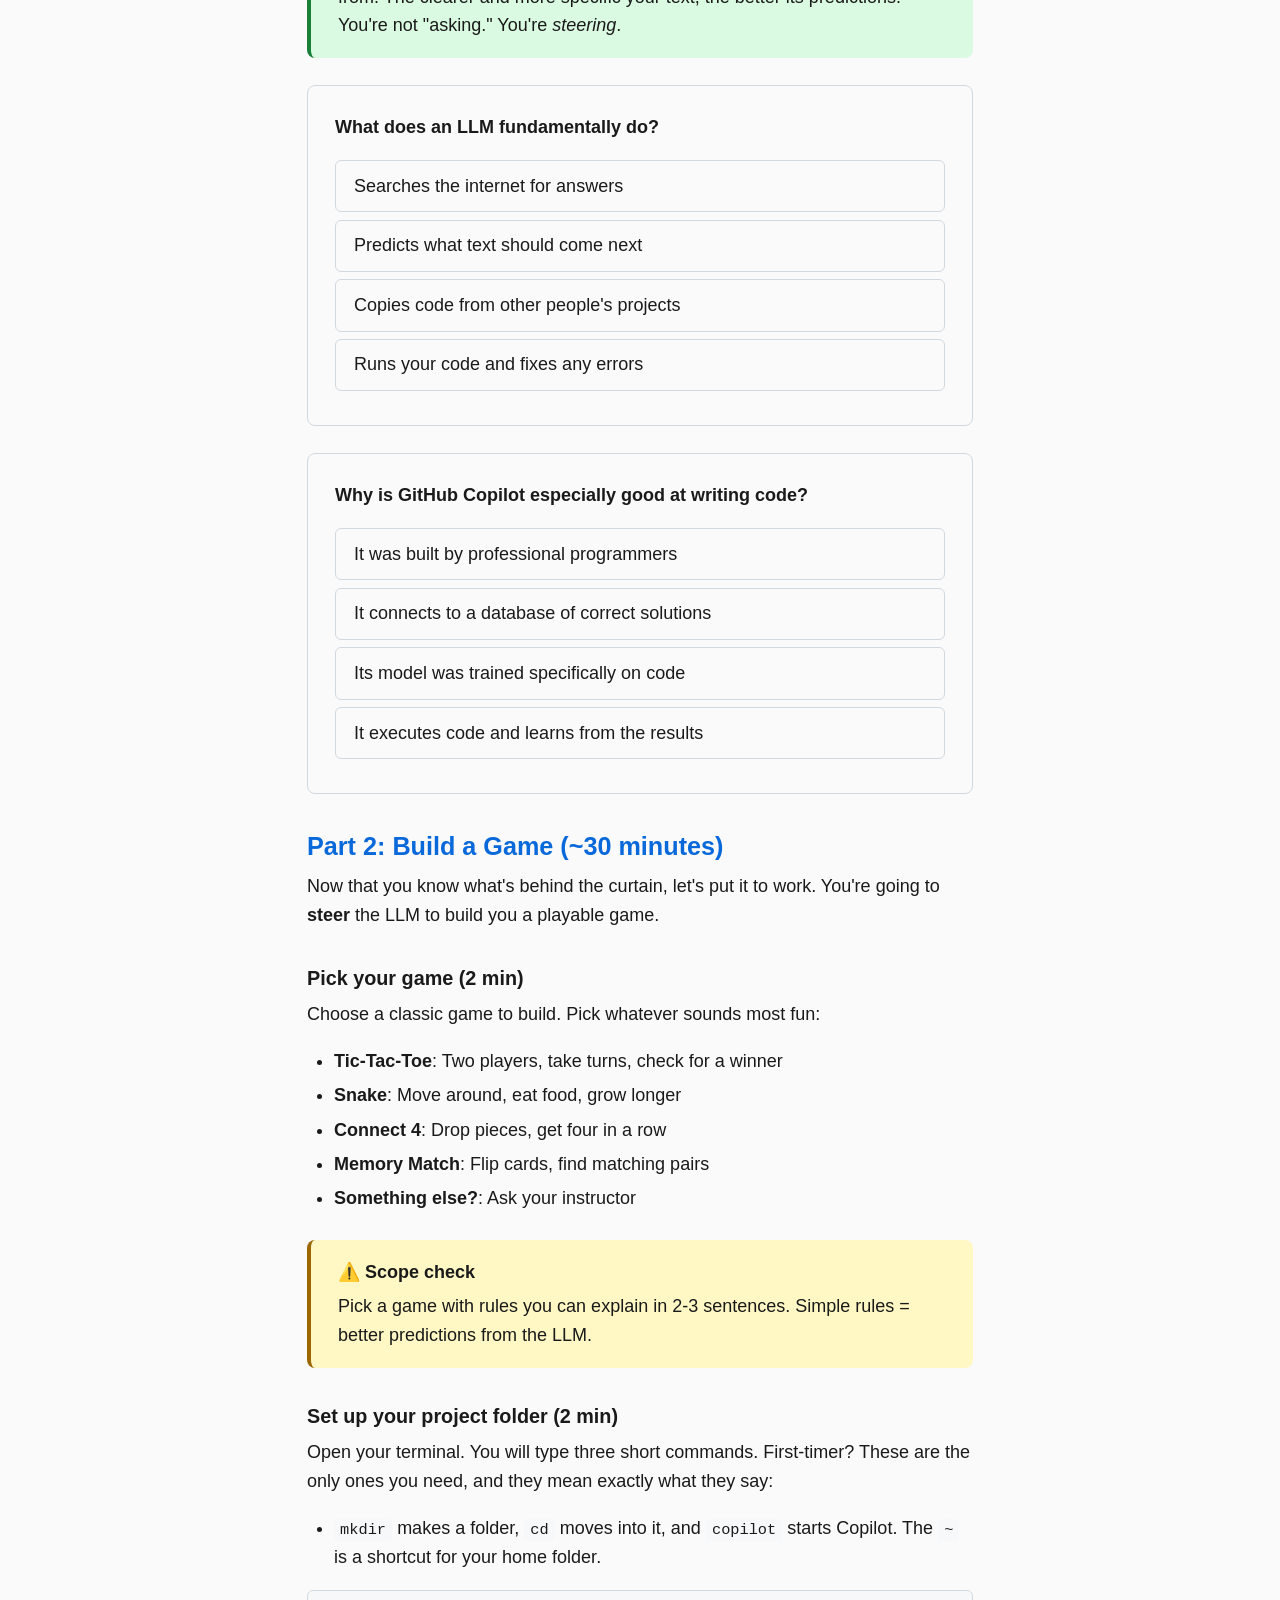
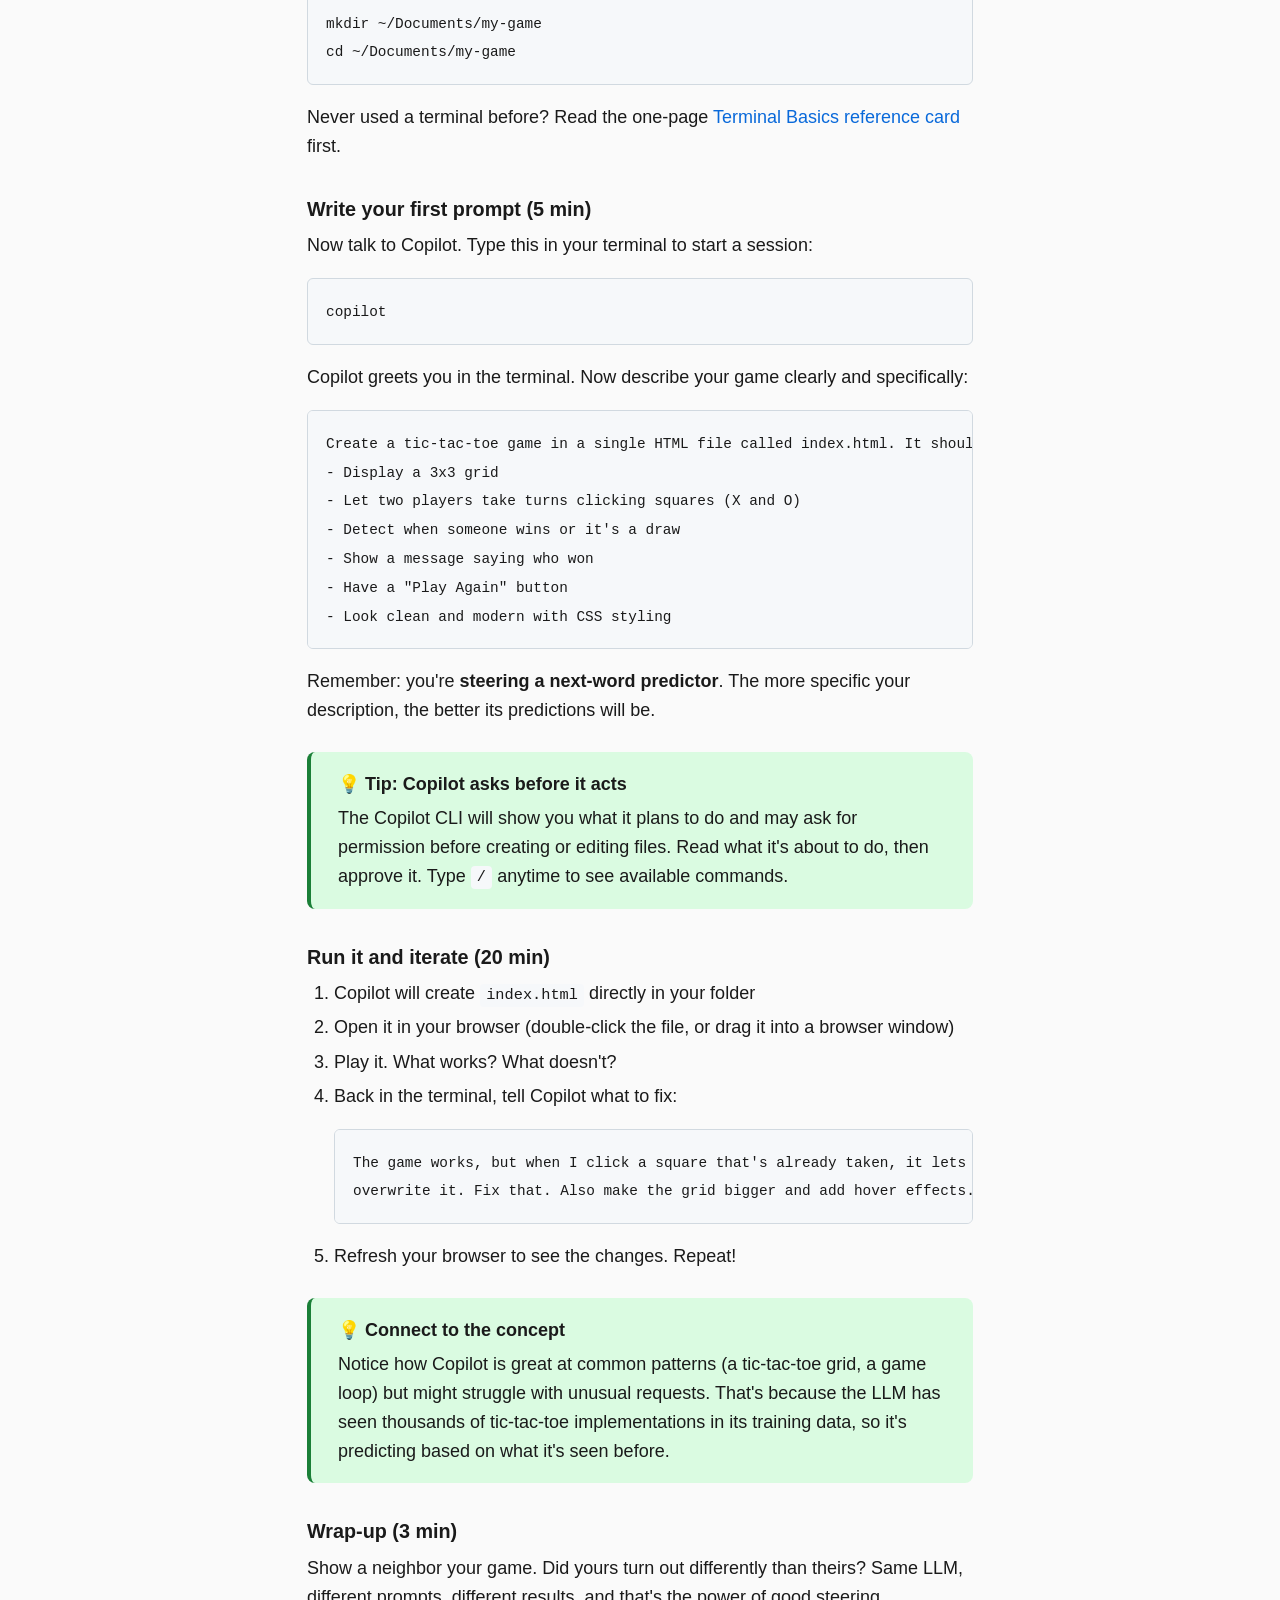
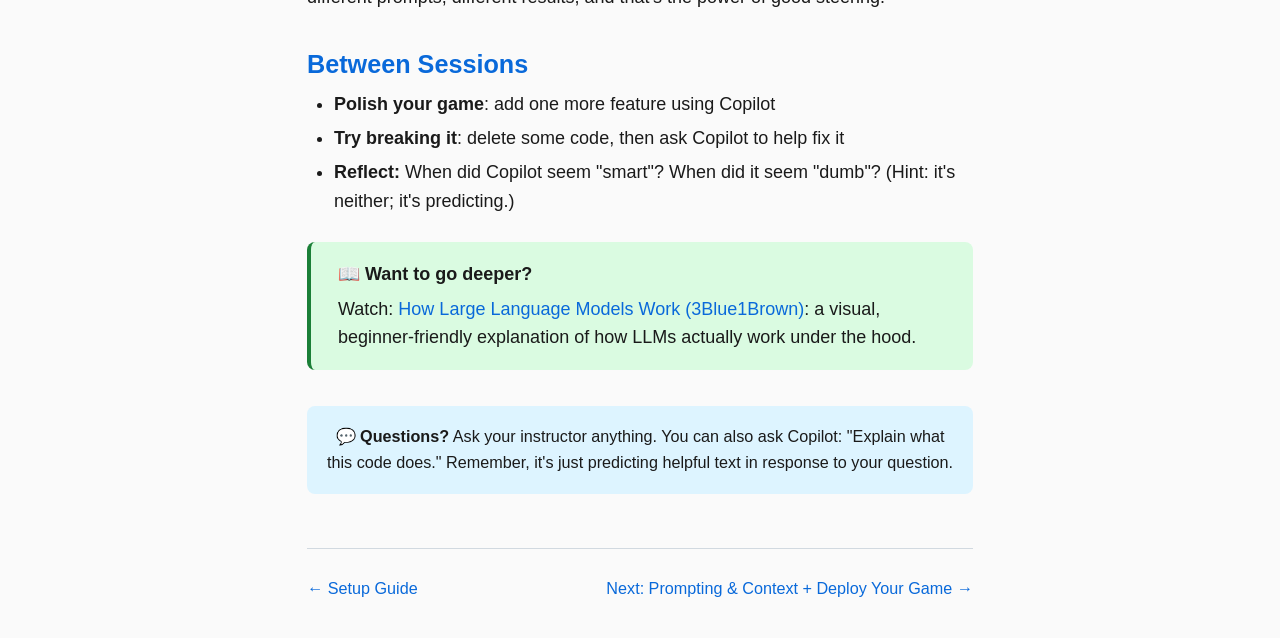
<file: lessons/0001-build-a-game-with-copilot.html>
<!DOCTYPE html>
<html lang="en">
<head>
  <meta charset="UTF-8">
  <meta name="viewport" content="width=device-width, initial-scale=1.0">
  <title>Lesson 1: What is an LLM? + Build a Game</title>
  <link rel="stylesheet" href="../assets/style.css">
</head>
<body>

<h1>Lesson 1: What is an LLM? + Build a Game</h1>

<dl class="lesson-meta">
  <dt>Week:</dt><dd>1 of 9</dd>
  <dt>Duration:</dt><dd>~60 minutes</dd>
  <dt>Concept:</dt><dd>What is an LLM? What are models?</dd>
  <dt>Build:</dt><dd>A playable game using Copilot</dd>
</dl>

<!-- ═══════════════════════════════════════════ -->
<!-- PART 1: CONCEPT (30 min)                   -->
<!-- ═══════════════════════════════════════════ -->

<h2>Part 1: What is an LLM? (~30 minutes)</h2>

<h3>The Big Question</h3>
<p>You're about to use GitHub Copilot to build a game. But what IS Copilot, actually? It's not magic. Copilot is a <strong>tool powered by a Large Language Model</strong> (LLM). The LLM is the AI engine that actually generates the code; Copilot wraps that engine with the ability to read your files, run commands, and work inside your terminal. So when we ask "how does Copilot come up with code?", we're really asking how an LLM works. Understanding that will make you dramatically better at using it.</p>

<h3>An LLM is a next-word predictor</h3>
<p>At its core, an LLM does one thing: given some text, it predicts <strong>what comes next</strong>. That's it. It's done this prediction so many times, with so much text, that it appears to "understand," but it's fundamentally a very sophisticated autocomplete.</p>

<div class="callout callout-try">
  <strong>🧠 Think about it</strong>
  When you text a friend and your phone suggests the next word, that's the same basic idea, just at a much smaller scale. An LLM is your phone's autocomplete trained on essentially the entire internet.
</div>

<h3>What is a "model"?</h3>
<p>A <strong>model</strong> is one specific version of this trained system. Different models have different strengths:</p>
<ul>
  <li><strong>Bigger models</strong>: slower, more capable, better at complex reasoning</li>
  <li><strong>Smaller models</strong>: faster, cheaper, good enough for straightforward tasks</li>
  <li><strong>Specialized models</strong>: trained specifically for code, or images, or conversation</li>
</ul>
<p>GitHub Copilot uses code-specialized models. That's why it's better at writing JavaScript than writing poetry.</p>

<h3>Key takeaways</h3>
<ul>
  <li>An LLM predicts text; it doesn't "think" the way you do</li>
  <li>It was trained on enormous amounts of human-written code and text</li>
  <li>It's <em>very good</em> at patterns it has seen many times before</li>
  <li>It can be <em>confidently wrong</em> about things it hasn't seen much (more on this in Week 3)</li>
  <li>YOUR job is to give it good input and verify its output</li>
</ul>

<div class="callout callout-tip">
  <strong>💡 Why this matters for today</strong>
  When you write a prompt to Copilot, you're giving the LLM text to predict from. The clearer and more specific your text, the better its predictions. You're not "asking." You're <em>steering</em>.
</div>

<div class="quiz" data-answer="1">
  <p class="quiz-question">What does an LLM fundamentally do?</p>
  <span class="quiz-option">Searches the internet for answers     </span>
  <span class="quiz-option">Predicts what text should come next    </span>
  <span class="quiz-option">Copies code from other people's projects</span>
  <span class="quiz-option">Runs your code and fixes any errors    </span>
  <div class="quiz-feedback"></div>
</div>

<div class="quiz" data-answer="2">
  <p class="quiz-question">Why is GitHub Copilot especially good at writing code?</p>
  <span class="quiz-option">It was built by professional programmers         </span>
  <span class="quiz-option">It connects to a database of correct solutions   </span>
  <span class="quiz-option">Its model was trained specifically on code        </span>
  <span class="quiz-option">It executes code and learns from the results     </span>
  <div class="quiz-feedback"></div>
</div>

<!-- ═══════════════════════════════════════════ -->
<!-- PART 2: BUILD (30 min)                     -->
<!-- ═══════════════════════════════════════════ -->

<h2>Part 2: Build a Game (~30 minutes)</h2>

<p>Now that you know what's behind the curtain, let's put it to work. You're going to <strong>steer</strong> the LLM to build you a playable game.</p>

<h3>Pick your game (2 min)</h3>
<p>Choose a classic game to build. Pick whatever sounds most fun:</p>
<ul>
  <li><strong>Tic-Tac-Toe</strong>: Two players, take turns, check for a winner</li>
  <li><strong>Snake</strong>: Move around, eat food, grow longer</li>
  <li><strong>Connect 4</strong>: Drop pieces, get four in a row</li>
  <li><strong>Memory Match</strong>: Flip cards, find matching pairs</li>
  <li><strong>Something else?</strong>: Ask your instructor</li>
</ul>

<div class="callout callout-warning">
  <strong>⚠️ Scope check</strong>
  Pick a game with rules you can explain in 2-3 sentences. Simple rules = better predictions from the LLM.
</div>

<h3>Set up your project folder (2 min)</h3>
<p>Open your terminal. You will type three short commands. First-timer? These are the only ones you need, and they mean exactly what they say:</p>
<ul>
  <li><code>mkdir</code> makes a folder, <code>cd</code> moves into it, and <code>copilot</code> starts Copilot. The <code>~</code> is a shortcut for your home folder.</li>
</ul>

<pre><code>mkdir ~/Documents/my-game
cd ~/Documents/my-game</code></pre>

<p>Never used a terminal before? Read the one-page <a href="../reference/terminal-basics.html">Terminal Basics reference card</a> first.</p>

<h3>Write your first prompt (5 min)</h3>
<p>Now talk to Copilot. Type this in your terminal to start a session:</p>

<pre><code>copilot</code></pre>

<p>Copilot greets you in the terminal. Now describe your game clearly and specifically:</p>

<pre><code>Create a tic-tac-toe game in a single HTML file called index.html. It should:
- Display a 3x3 grid
- Let two players take turns clicking squares (X and O)
- Detect when someone wins or it's a draw
- Show a message saying who won
- Have a "Play Again" button
- Look clean and modern with CSS styling</code></pre>

<p>Remember: you're <strong>steering a next-word predictor</strong>. The more specific your description, the better its predictions will be.</p>

<div class="callout callout-tip">
  <strong>💡 Tip: Copilot asks before it acts</strong>
  The Copilot CLI will show you what it plans to do and may ask for permission before creating or editing files. Read what it's about to do, then approve it. Type <code>/</code> anytime to see available commands.
</div>

<h3>Run it and iterate (20 min)</h3>
<ol>
  <li>Copilot will create <code>index.html</code> directly in your folder</li>
  <li>Open it in your browser (double-click the file, or drag it into a browser window)</li>
  <li>Play it. What works? What doesn't?</li>
  <li>Back in the terminal, tell Copilot what to fix:
    <pre><code>The game works, but when I click a square that's already taken, it lets me 
overwrite it. Fix that. Also make the grid bigger and add hover effects.</code></pre>
  </li>
  <li>Refresh your browser to see the changes. Repeat!</li>
</ol>

<div class="callout callout-tip">
  <strong>💡 Connect to the concept</strong>
  Notice how Copilot is great at common patterns (a tic-tac-toe grid, a game loop) but might struggle with unusual requests. That's because the LLM has seen thousands of tic-tac-toe implementations in its training data, so it's predicting based on what it's seen before.
</div>

<h3>Wrap-up (3 min)</h3>
<p>Show a neighbor your game. Did yours turn out differently than theirs? Same LLM, different prompts, different results, and that's the power of good steering.</p>

<h2>Between Sessions</h2>
<ul>
  <li><strong>Polish your game</strong>: add one more feature using Copilot</li>
  <li><strong>Try breaking it</strong>: delete some code, then ask Copilot to help fix it</li>
  <li><strong>Reflect:</strong> When did Copilot seem "smart"? When did it seem "dumb"? (Hint: it's neither; it's predicting.)</li>
</ul>

<div class="callout callout-tip">
  <strong>📖 Want to go deeper?</strong>
  Watch: <a href="https://www.youtube.com/watch?v=zjkBMFhNj_g">How Large Language Models Work (3Blue1Brown)</a>: a visual, beginner-friendly explanation of how LLMs actually work under the hood.
</div>

<div class="ask-teacher">
  💬 <strong>Questions?</strong> Ask your instructor anything. You can also ask Copilot: "Explain what this code does." Remember, it's just predicting helpful text in response to your question.
</div>

<nav class="lesson-nav">
  <a href="0000-pre-course-setup.html">← Setup Guide</a>
  <a href="0002-deploy-and-polish-your-game.html">Next: Prompting &amp; Context + Deploy Your Game →</a>
</nav>

<script src="../assets/quiz.js"></script>
</body>
</html>
</file>
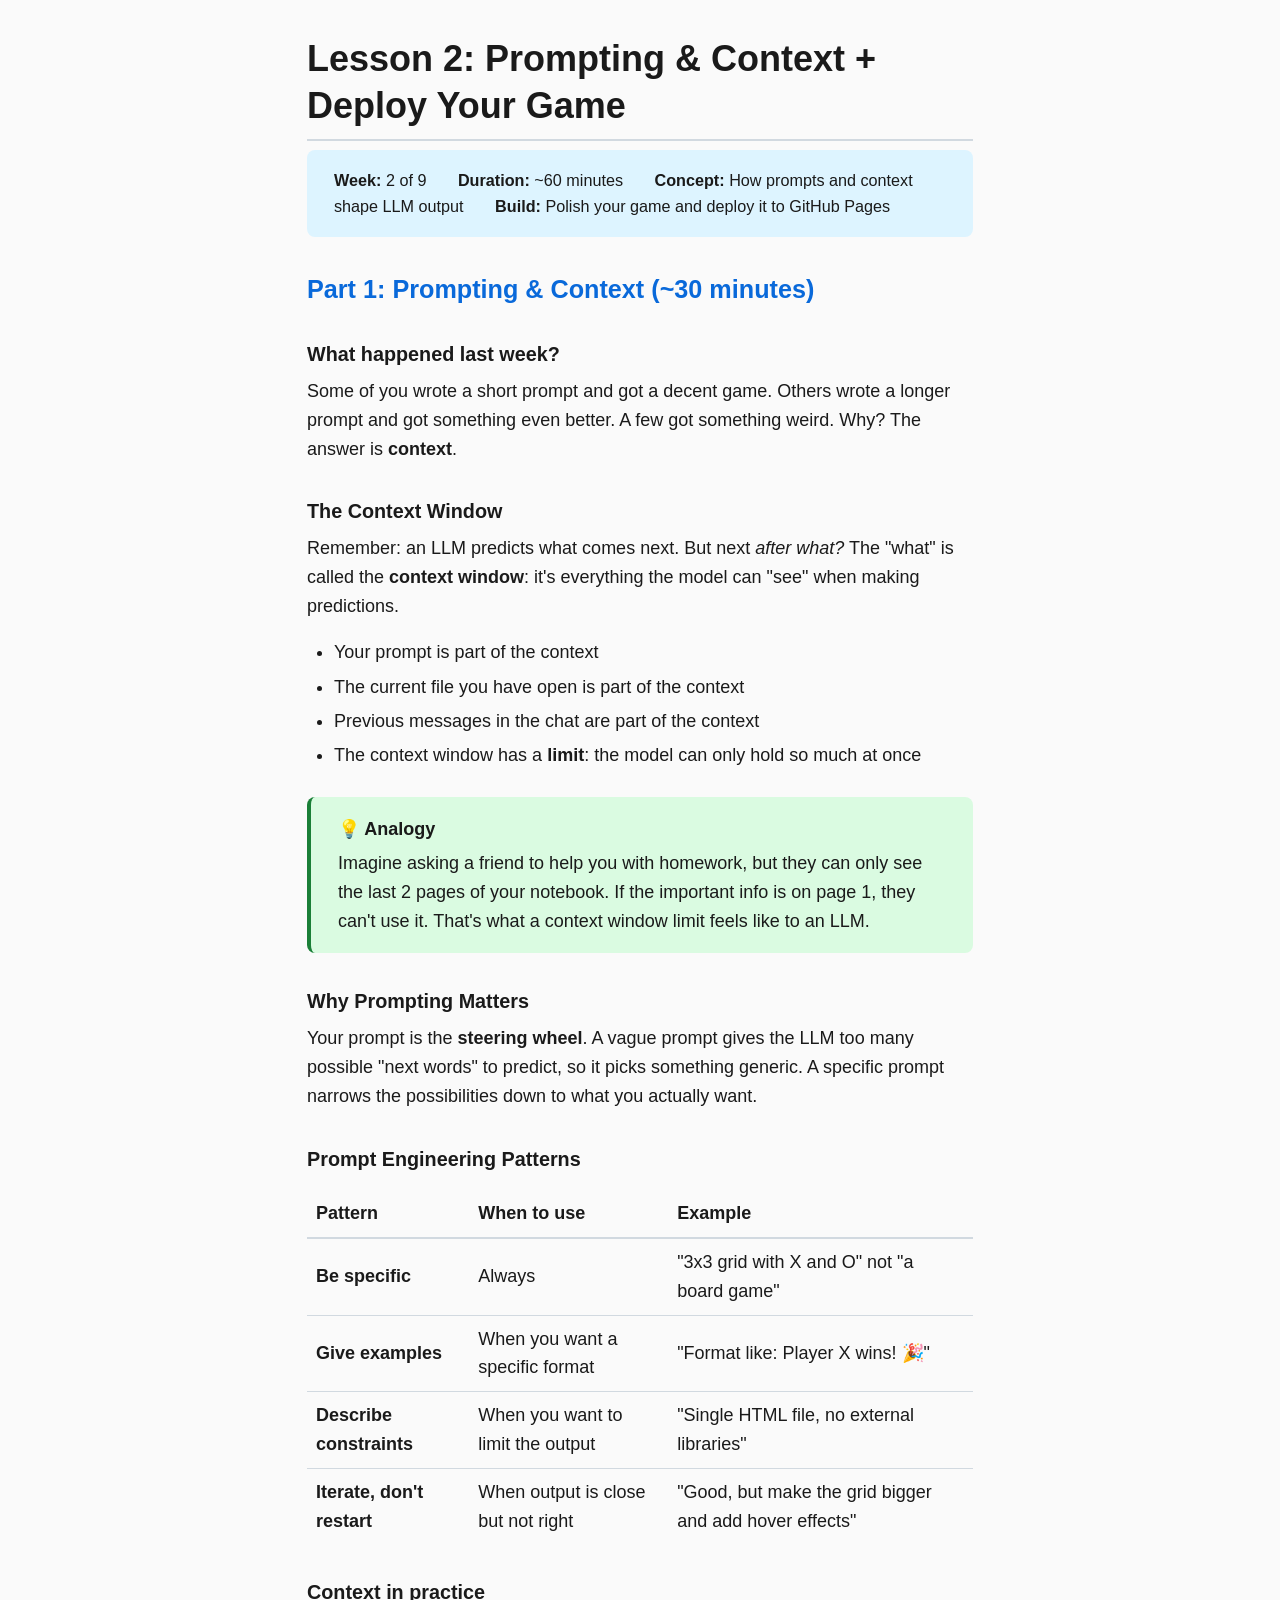
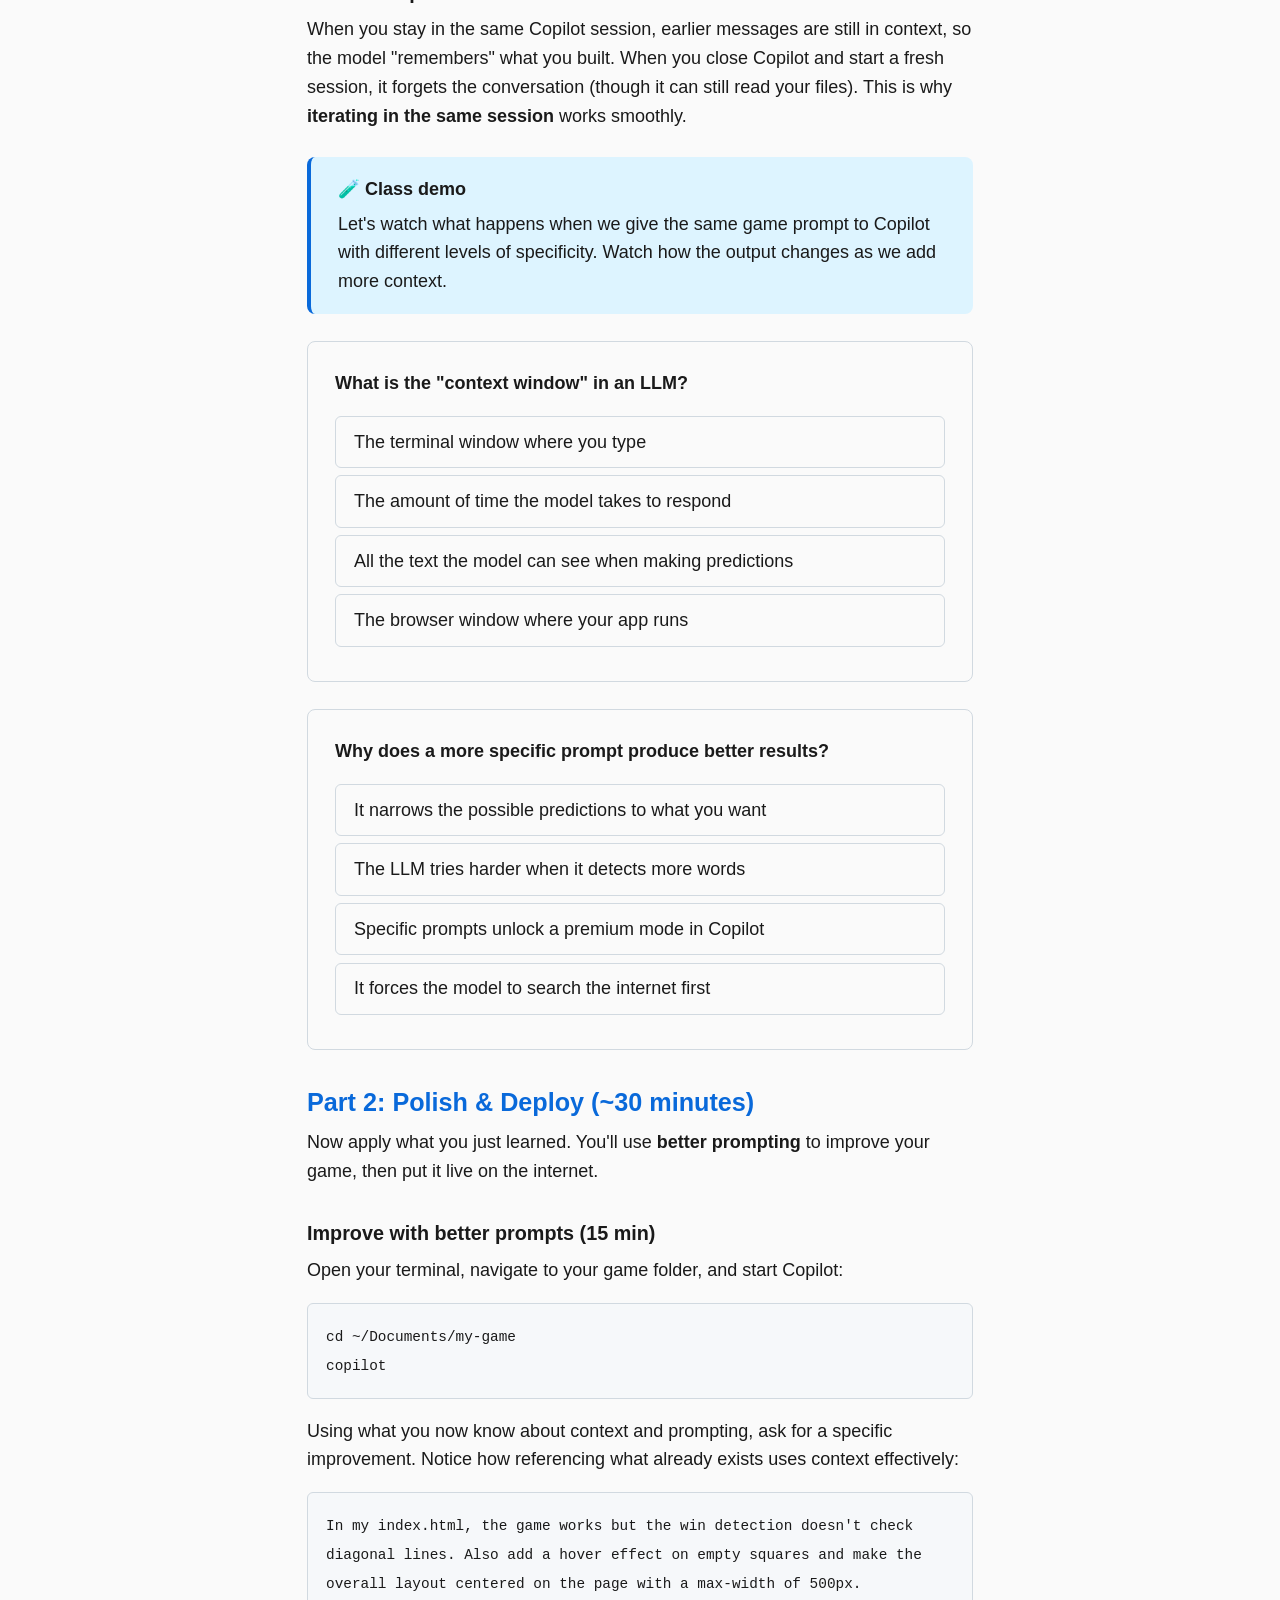
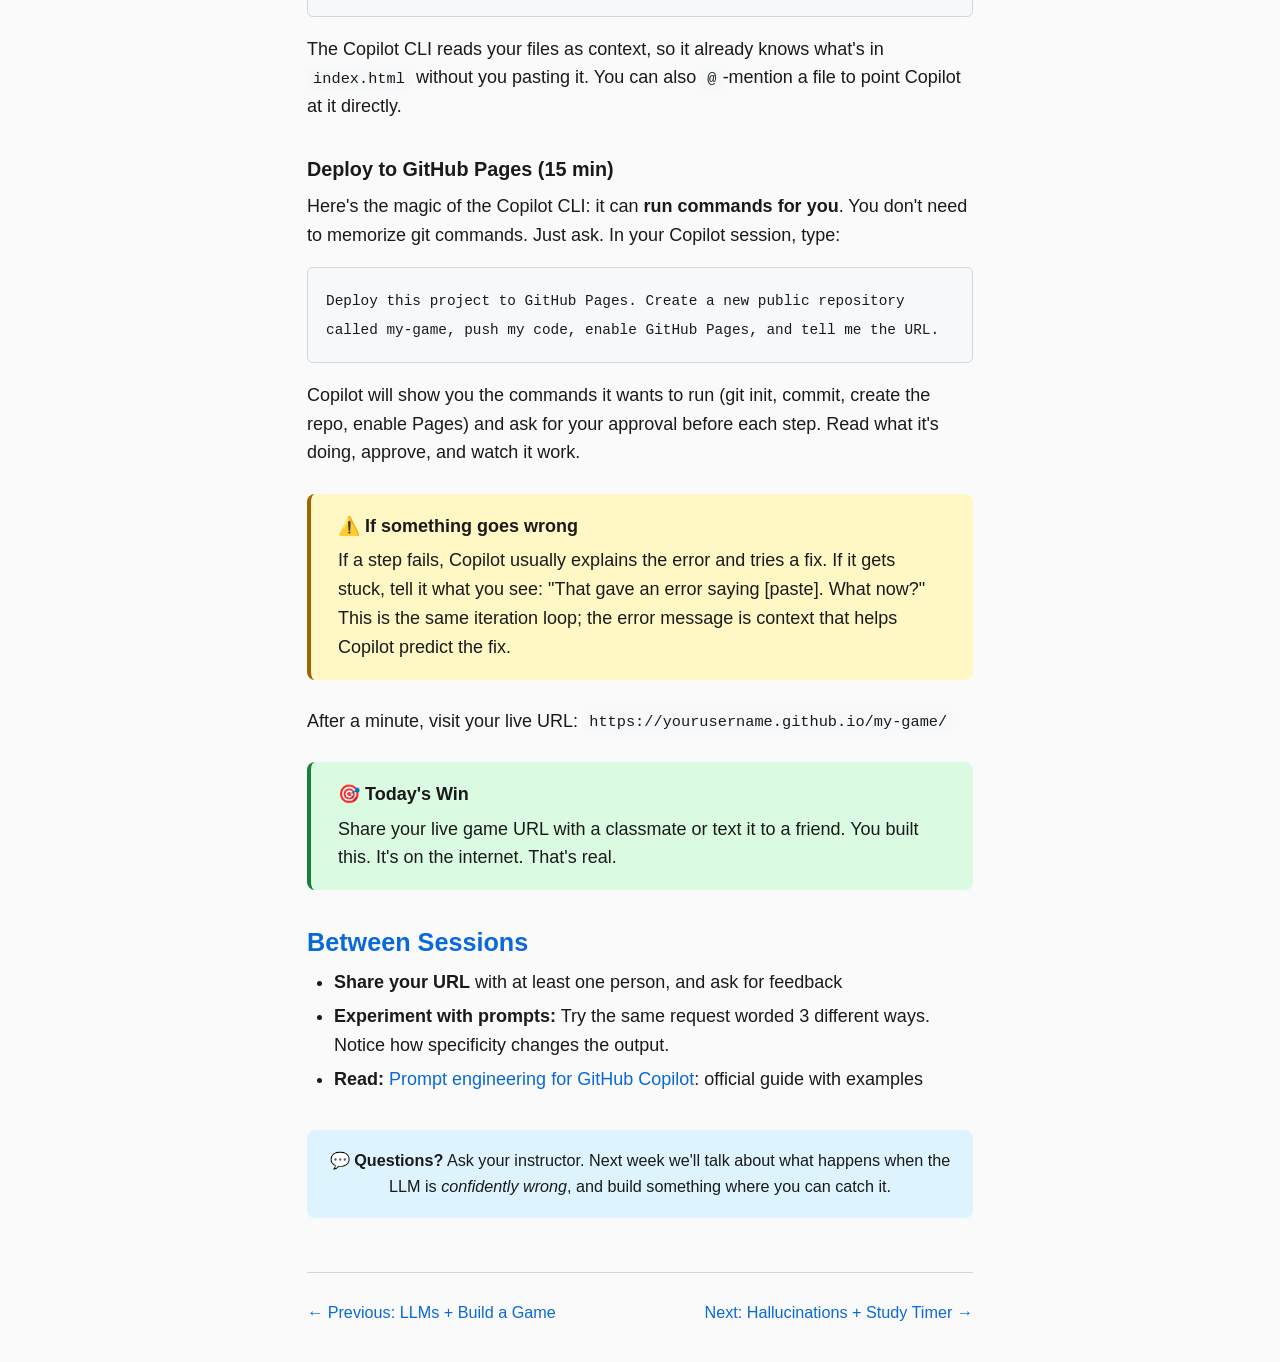
<file: lessons/0002-deploy-and-polish-your-game.html>
<!DOCTYPE html>
<html lang="en">
<head>
  <meta charset="UTF-8">
  <meta name="viewport" content="width=device-width, initial-scale=1.0">
  <title>Lesson 2: Prompting & Context + Deploy Your Game</title>
  <link rel="stylesheet" href="../assets/style.css">
</head>
<body>

<h1>Lesson 2: Prompting & Context + Deploy Your Game</h1>

<dl class="lesson-meta">
  <dt>Week:</dt><dd>2 of 9</dd>
  <dt>Duration:</dt><dd>~60 minutes</dd>
  <dt>Concept:</dt><dd>How prompts and context shape LLM output</dd>
  <dt>Build:</dt><dd>Polish your game and deploy it to GitHub Pages</dd>
</dl>

<!-- ═══════════════════════════════════════════ -->
<!-- PART 1: CONCEPT (30 min)                   -->
<!-- ═══════════════════════════════════════════ -->

<h2>Part 1: Prompting & Context (~30 minutes)</h2>

<h3>What happened last week?</h3>
<p>Some of you wrote a short prompt and got a decent game. Others wrote a longer prompt and got something even better. A few got something weird. Why? The answer is <strong>context</strong>.</p>

<h3>The Context Window</h3>
<p>Remember: an LLM predicts what comes next. But next <em>after what?</em> The "what" is called the <strong>context window</strong>: it's everything the model can "see" when making predictions.</p>

<ul>
  <li>Your prompt is part of the context</li>
  <li>The current file you have open is part of the context</li>
  <li>Previous messages in the chat are part of the context</li>
  <li>The context window has a <strong>limit</strong>: the model can only hold so much at once</li>
</ul>

<div class="callout callout-tip">
  <strong>💡 Analogy</strong>
  Imagine asking a friend to help you with homework, but they can only see the last 2 pages of your notebook. If the important info is on page 1, they can't use it. That's what a context window limit feels like to an LLM.
</div>

<h3>Why Prompting Matters</h3>
<p>Your prompt is the <strong>steering wheel</strong>. A vague prompt gives the LLM too many possible "next words" to predict, so it picks something generic. A specific prompt narrows the possibilities down to what you actually want.</p>

<h3>Prompt Engineering Patterns</h3>
<table style="width:100%; border-collapse:collapse; margin:1rem 0;">
  <thead>
    <tr style="border-bottom:2px solid var(--color-border); text-align:left;">
      <th style="padding:0.5rem;">Pattern</th>
      <th style="padding:0.5rem;">When to use</th>
      <th style="padding:0.5rem;">Example</th>
    </tr>
  </thead>
  <tbody>
    <tr style="border-bottom:1px solid var(--color-border);">
      <td style="padding:0.5rem;"><strong>Be specific</strong></td>
      <td style="padding:0.5rem;">Always</td>
      <td style="padding:0.5rem;">"3x3 grid with X and O" not "a board game"</td>
    </tr>
    <tr style="border-bottom:1px solid var(--color-border);">
      <td style="padding:0.5rem;"><strong>Give examples</strong></td>
      <td style="padding:0.5rem;">When you want a specific format</td>
      <td style="padding:0.5rem;">"Format like: Player X wins! 🎉"</td>
    </tr>
    <tr style="border-bottom:1px solid var(--color-border);">
      <td style="padding:0.5rem;"><strong>Describe constraints</strong></td>
      <td style="padding:0.5rem;">When you want to limit the output</td>
      <td style="padding:0.5rem;">"Single HTML file, no external libraries"</td>
    </tr>
    <tr>
      <td style="padding:0.5rem;"><strong>Iterate, don't restart</strong></td>
      <td style="padding:0.5rem;">When output is close but not right</td>
      <td style="padding:0.5rem;">"Good, but make the grid bigger and add hover effects"</td>
    </tr>
  </tbody>
</table>

<h3>Context in practice</h3>
<p>When you stay in the same Copilot session, earlier messages are still in context, so the model "remembers" what you built. When you close Copilot and start a fresh session, it forgets the conversation (though it can still read your files). This is why <strong>iterating in the same session</strong> works smoothly.</p>

<div class="callout callout-try">
  <strong>🧪 Class demo</strong>
  Let's watch what happens when we give the same game prompt to Copilot with different levels of specificity. Watch how the output changes as we add more context.
</div>

<div class="quiz" data-answer="2">
  <p class="quiz-question">What is the "context window" in an LLM?</p>
  <span class="quiz-option">The terminal window where you type                   </span>
  <span class="quiz-option">The amount of time the model takes to respond          </span>
  <span class="quiz-option">All the text the model can see when making predictions </span>
  <span class="quiz-option">The browser window where your app runs                 </span>
  <div class="quiz-feedback"></div>
</div>

<div class="quiz" data-answer="0">
  <p class="quiz-question">Why does a more specific prompt produce better results?</p>
  <span class="quiz-option">It narrows the possible predictions to what you want</span>
  <span class="quiz-option">The LLM tries harder when it detects more words     </span>
  <span class="quiz-option">Specific prompts unlock a premium mode in Copilot   </span>
  <span class="quiz-option">It forces the model to search the internet first    </span>
  <div class="quiz-feedback"></div>
</div>

<!-- ═══════════════════════════════════════════ -->
<!-- PART 2: BUILD (30 min)                     -->
<!-- ═══════════════════════════════════════════ -->

<h2>Part 2: Polish & Deploy (~30 minutes)</h2>

<p>Now apply what you just learned. You'll use <strong>better prompting</strong> to improve your game, then put it live on the internet.</p>

<h3>Improve with better prompts (15 min)</h3>
<p>Open your terminal, navigate to your game folder, and start Copilot:</p>
<pre><code>cd ~/Documents/my-game
copilot</code></pre>

<p>Using what you now know about context and prompting, ask for a specific improvement. Notice how referencing what already exists uses context effectively:</p>

<pre><code>In my index.html, the game works but the win detection doesn't check 
diagonal lines. Also add a hover effect on empty squares and make the 
overall layout centered on the page with a max-width of 500px.</code></pre>

<p>The Copilot CLI reads your files as context, so it already knows what's in <code>index.html</code> without you pasting it. You can also <code>@</code>-mention a file to point Copilot at it directly.</p>

<h3>Deploy to GitHub Pages (15 min)</h3>
<p>Here's the magic of the Copilot CLI: it can <strong>run commands for you</strong>. You don't need to memorize git commands. Just ask. In your Copilot session, type:</p>

<pre><code>Deploy this project to GitHub Pages. Create a new public repository 
called my-game, push my code, enable GitHub Pages, and tell me the URL.</code></pre>

<p>Copilot will show you the commands it wants to run (git init, commit, create the repo, enable Pages) and ask for your approval before each step. Read what it's doing, approve, and watch it work.</p>

<div class="callout callout-warning">
  <strong>⚠️ If something goes wrong</strong>
  If a step fails, Copilot usually explains the error and tries a fix. If it gets stuck, tell it what you see: "That gave an error saying [paste]. What now?" This is the same iteration loop; the error message is context that helps Copilot predict the fix.
</div>

<p>After a minute, visit your live URL: <code>https://yourusername.github.io/my-game/</code></p>

<div class="callout callout-tip">
  <strong>🎯 Today's Win</strong>
  Share your live game URL with a classmate or text it to a friend. You built this. It's on the internet. That's real.
</div>

<h2>Between Sessions</h2>
<ul>
  <li><strong>Share your URL</strong> with at least one person, and ask for feedback</li>
  <li><strong>Experiment with prompts:</strong> Try the same request worded 3 different ways. Notice how specificity changes the output.</li>
  <li><strong>Read:</strong> <a href="https://docs.github.com/en/copilot/using-github-copilot/prompt-engineering-for-github-copilot">Prompt engineering for GitHub Copilot</a>: official guide with examples</li>
</ul>

<div class="ask-teacher">
  💬 <strong>Questions?</strong> Ask your instructor. Next week we'll talk about what happens when the LLM is <em>confidently wrong</em>, and build something where you can catch it.
</div>

<nav class="lesson-nav">
  <a href="0001-build-a-game-with-copilot.html">← Previous: LLMs + Build a Game</a>
  <a href="0003-hallucinations-and-study-timer.html">Next: Hallucinations + Study Timer →</a>
</nav>

<script src="../assets/quiz.js"></script>
</body>
</html>
</file>
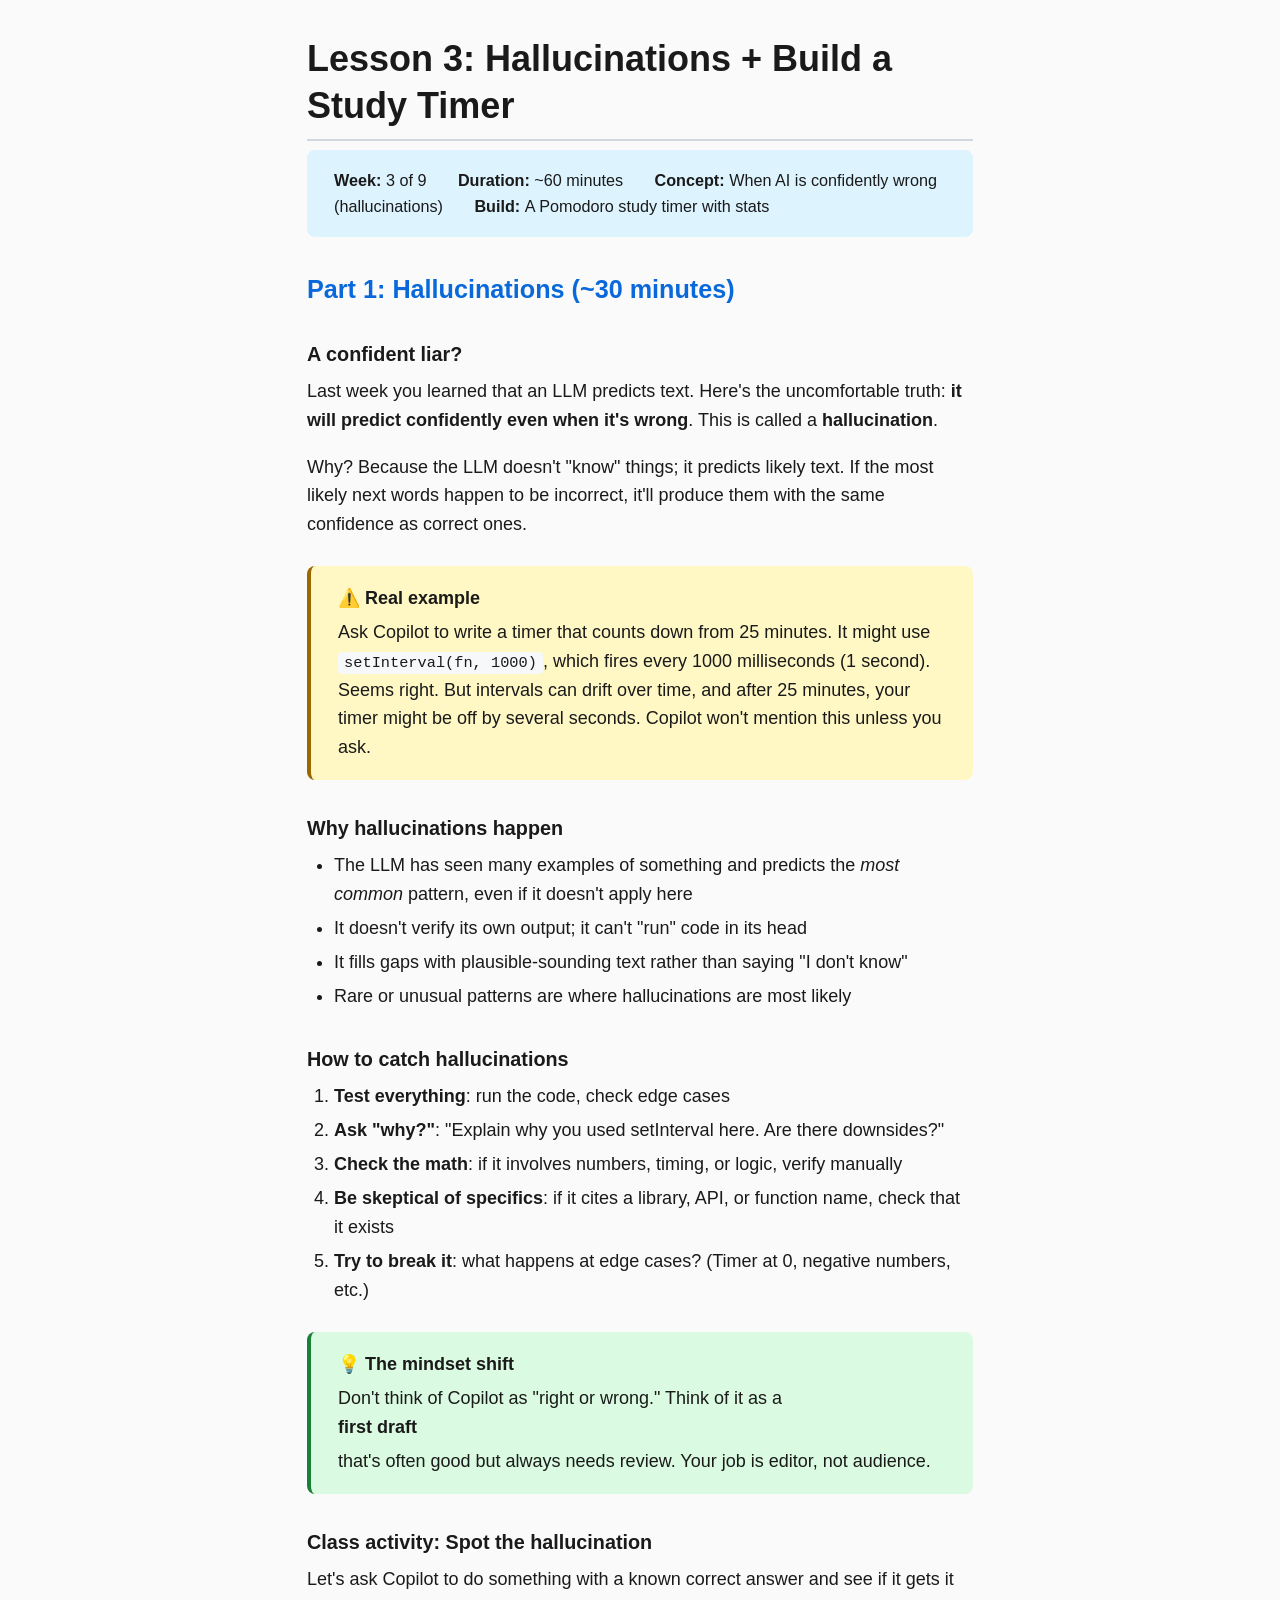
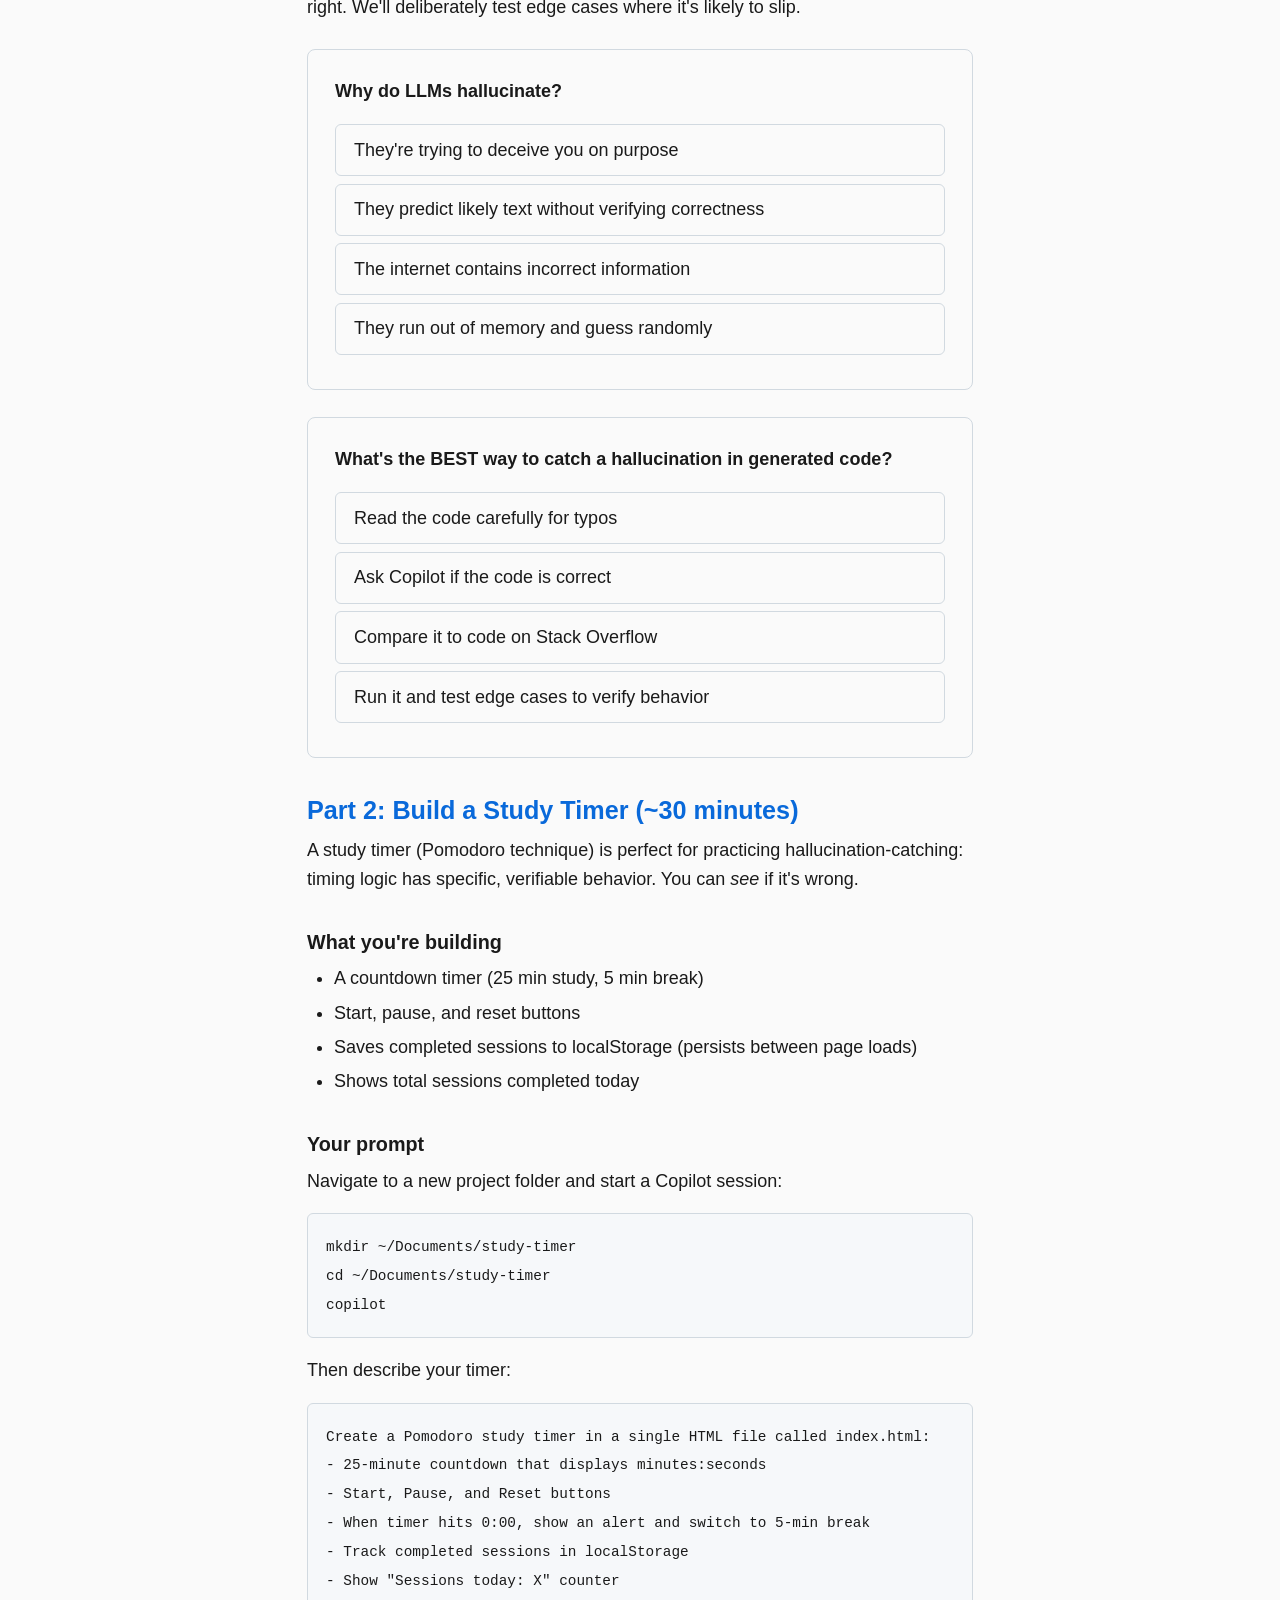
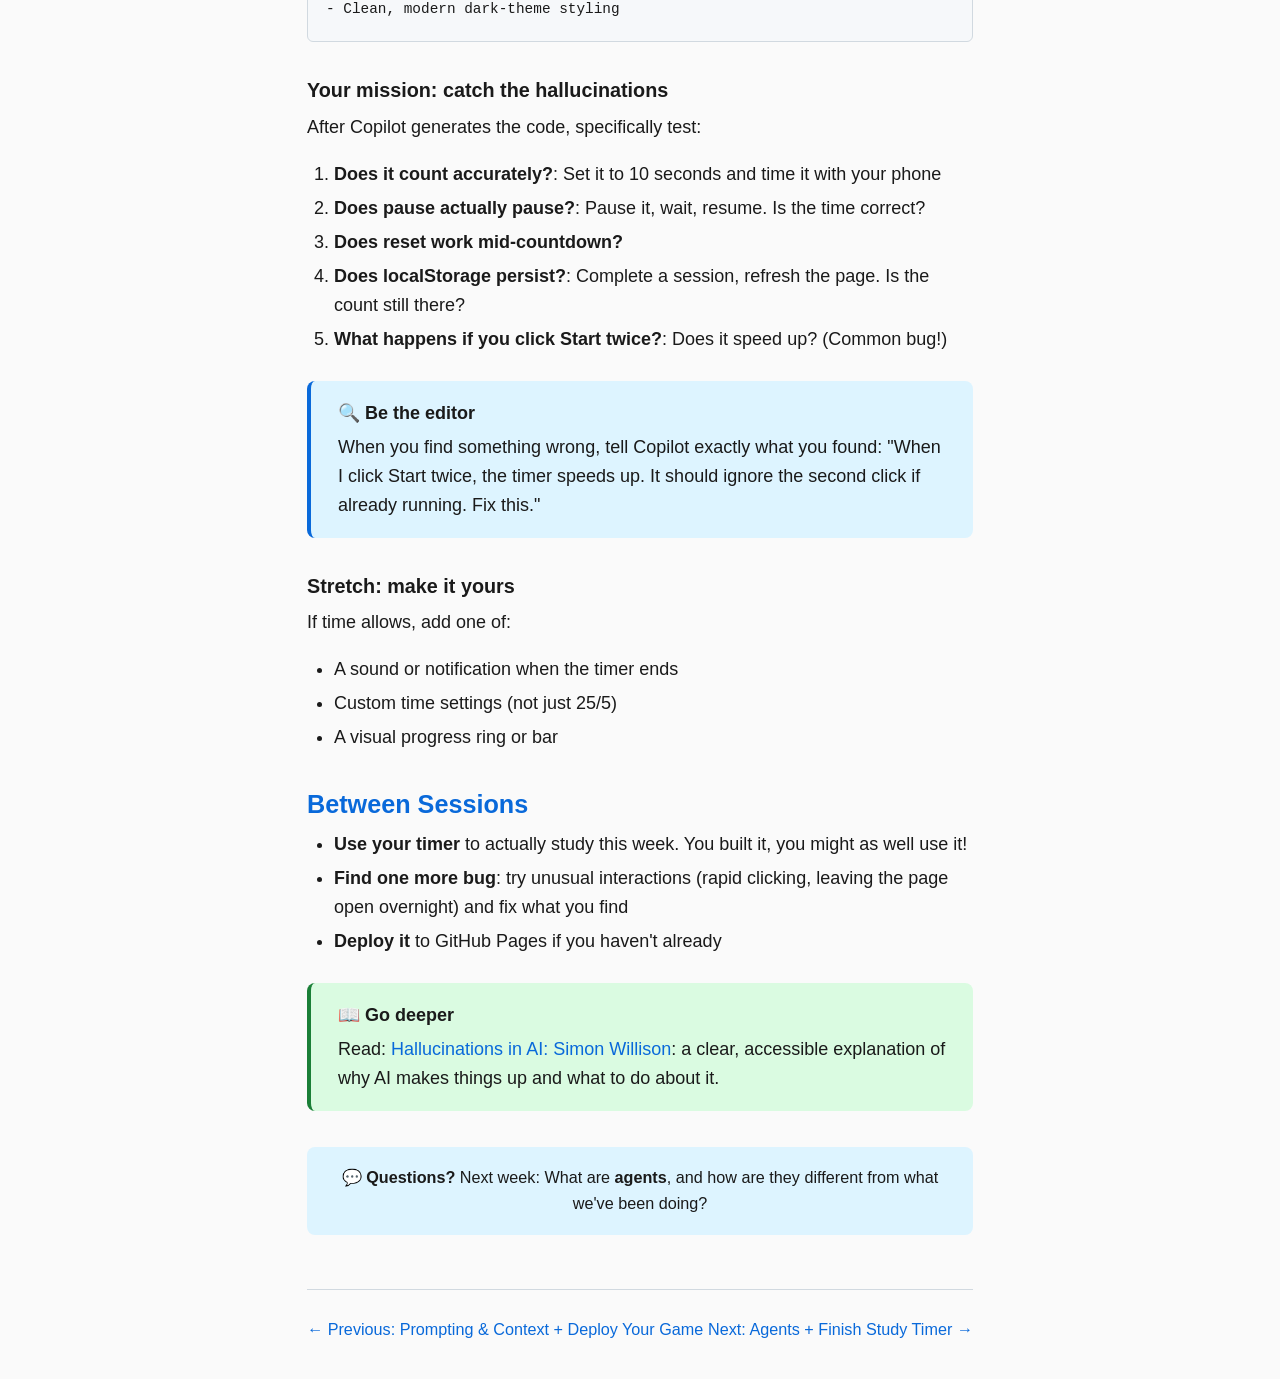
<file: lessons/0003-hallucinations-and-study-timer.html>
<!DOCTYPE html>
<html lang="en">
<head>
  <meta charset="UTF-8">
  <meta name="viewport" content="width=device-width, initial-scale=1.0">
  <title>Lesson 3: Hallucinations + Build a Study Timer</title>
  <link rel="stylesheet" href="../assets/style.css">
</head>
<body>

<h1>Lesson 3: Hallucinations + Build a Study Timer</h1>

<dl class="lesson-meta">
  <dt>Week:</dt><dd>3 of 9</dd>
  <dt>Duration:</dt><dd>~60 minutes</dd>
  <dt>Concept:</dt><dd>When AI is confidently wrong (hallucinations)</dd>
  <dt>Build:</dt><dd>A Pomodoro study timer with stats</dd>
</dl>

<!-- ═══════════════════════════════════════════ -->
<!-- PART 1: CONCEPT (30 min)                   -->
<!-- ═══════════════════════════════════════════ -->

<h2>Part 1: Hallucinations (~30 minutes)</h2>

<h3>A confident liar?</h3>
<p>Last week you learned that an LLM predicts text. Here's the uncomfortable truth: <strong>it will predict confidently even when it's wrong</strong>. This is called a <strong>hallucination</strong>.</p>

<p>Why? Because the LLM doesn't "know" things; it predicts likely text. If the most likely next words happen to be incorrect, it'll produce them with the same confidence as correct ones.</p>

<div class="callout callout-warning">
  <strong>⚠️ Real example</strong>
  Ask Copilot to write a timer that counts down from 25 minutes. It might use <code>setInterval(fn, 1000)</code>, which fires every 1000 milliseconds (1 second). Seems right. But intervals can drift over time, and after 25 minutes, your timer might be off by several seconds. Copilot won't mention this unless you ask.
</div>

<h3>Why hallucinations happen</h3>
<ul>
  <li>The LLM has seen many examples of something and predicts the <em>most common</em> pattern, even if it doesn't apply here</li>
  <li>It doesn't verify its own output; it can't "run" code in its head</li>
  <li>It fills gaps with plausible-sounding text rather than saying "I don't know"</li>
  <li>Rare or unusual patterns are where hallucinations are most likely</li>
</ul>

<h3>How to catch hallucinations</h3>
<ol>
  <li><strong>Test everything</strong>: run the code, check edge cases</li>
  <li><strong>Ask "why?"</strong>: "Explain why you used setInterval here. Are there downsides?"</li>
  <li><strong>Check the math</strong>: if it involves numbers, timing, or logic, verify manually</li>
  <li><strong>Be skeptical of specifics</strong>: if it cites a library, API, or function name, check that it exists</li>
  <li><strong>Try to break it</strong>: what happens at edge cases? (Timer at 0, negative numbers, etc.)</li>
</ol>

<div class="callout callout-tip">
  <strong>💡 The mindset shift</strong>
  Don't think of Copilot as "right or wrong." Think of it as a <strong>first draft</strong> that's often good but always needs review. Your job is editor, not audience.
</div>

<h3>Class activity: Spot the hallucination</h3>
<p>Let's ask Copilot to do something with a known correct answer and see if it gets it right. We'll deliberately test edge cases where it's likely to slip.</p>

<div class="quiz" data-answer="1">
  <p class="quiz-question">Why do LLMs hallucinate?</p>
  <span class="quiz-option">They're trying to deceive you on purpose               </span>
  <span class="quiz-option">They predict likely text without verifying correctness  </span>
  <span class="quiz-option">The internet contains incorrect information             </span>
  <span class="quiz-option">They run out of memory and guess randomly               </span>
  <div class="quiz-feedback"></div>
</div>

<div class="quiz" data-answer="3">
  <p class="quiz-question">What's the BEST way to catch a hallucination in generated code?</p>
  <span class="quiz-option">Read the code carefully for typos               </span>
  <span class="quiz-option">Ask Copilot if the code is correct               </span>
  <span class="quiz-option">Compare it to code on Stack Overflow             </span>
  <span class="quiz-option">Run it and test edge cases to verify behavior    </span>
  <div class="quiz-feedback"></div>
</div>

<!-- ═══════════════════════════════════════════ -->
<!-- PART 2: BUILD (30 min)                     -->
<!-- ═══════════════════════════════════════════ -->

<h2>Part 2: Build a Study Timer (~30 minutes)</h2>

<p>A study timer (Pomodoro technique) is perfect for practicing hallucination-catching: timing logic has specific, verifiable behavior. You can <em>see</em> if it's wrong.</p>

<h3>What you're building</h3>
<ul>
  <li>A countdown timer (25 min study, 5 min break)</li>
  <li>Start, pause, and reset buttons</li>
  <li>Saves completed sessions to localStorage (persists between page loads)</li>
  <li>Shows total sessions completed today</li>
</ul>

<h3>Your prompt</h3>
<p>Navigate to a new project folder and start a Copilot session:</p>
<pre><code>mkdir ~/Documents/study-timer
cd ~/Documents/study-timer
copilot</code></pre>

<p>Then describe your timer:</p>
<pre><code>Create a Pomodoro study timer in a single HTML file called index.html:
- 25-minute countdown that displays minutes:seconds
- Start, Pause, and Reset buttons
- When timer hits 0:00, show an alert and switch to 5-min break
- Track completed sessions in localStorage
- Show "Sessions today: X" counter
- Clean, modern dark-theme styling</code></pre>

<h3>Your mission: catch the hallucinations</h3>
<p>After Copilot generates the code, specifically test:</p>
<ol>
  <li><strong>Does it count accurately?</strong>: Set it to 10 seconds and time it with your phone</li>
  <li><strong>Does pause actually pause?</strong>: Pause it, wait, resume. Is the time correct?</li>
  <li><strong>Does reset work mid-countdown?</strong></li>
  <li><strong>Does localStorage persist?</strong>: Complete a session, refresh the page. Is the count still there?</li>
  <li><strong>What happens if you click Start twice?</strong>: Does it speed up? (Common bug!)</li>
</ol>

<div class="callout callout-try">
  <strong>🔍 Be the editor</strong>
  When you find something wrong, tell Copilot exactly what you found: "When I click Start twice, the timer speeds up. It should ignore the second click if already running. Fix this."
</div>

<h3>Stretch: make it yours</h3>
<p>If time allows, add one of:</p>
<ul>
  <li>A sound or notification when the timer ends</li>
  <li>Custom time settings (not just 25/5)</li>
  <li>A visual progress ring or bar</li>
</ul>

<h2>Between Sessions</h2>
<ul>
  <li><strong>Use your timer</strong> to actually study this week. You built it, you might as well use it!</li>
  <li><strong>Find one more bug</strong>: try unusual interactions (rapid clicking, leaving the page open overnight) and fix what you find</li>
  <li><strong>Deploy it</strong> to GitHub Pages if you haven't already</li>
</ul>

<div class="callout callout-tip">
  <strong>📖 Go deeper</strong>
  Read: <a href="https://simonwillison.net/2024/Aug/14/hallucinations/">Hallucinations in AI: Simon Willison</a>: a clear, accessible explanation of why AI makes things up and what to do about it.
</div>

<div class="ask-teacher">
  💬 <strong>Questions?</strong> Next week: What are <strong>agents</strong>, and how are they different from what we've been doing?
</div>

<nav class="lesson-nav">
  <a href="0002-deploy-and-polish-your-game.html">← Previous: Prompting &amp; Context + Deploy Your Game</a>
  <a href="0004-agents-and-study-timer.html">Next: Agents + Finish Study Timer →</a>
</nav>

<script src="../assets/quiz.js"></script>
</body>
</html>
</file>
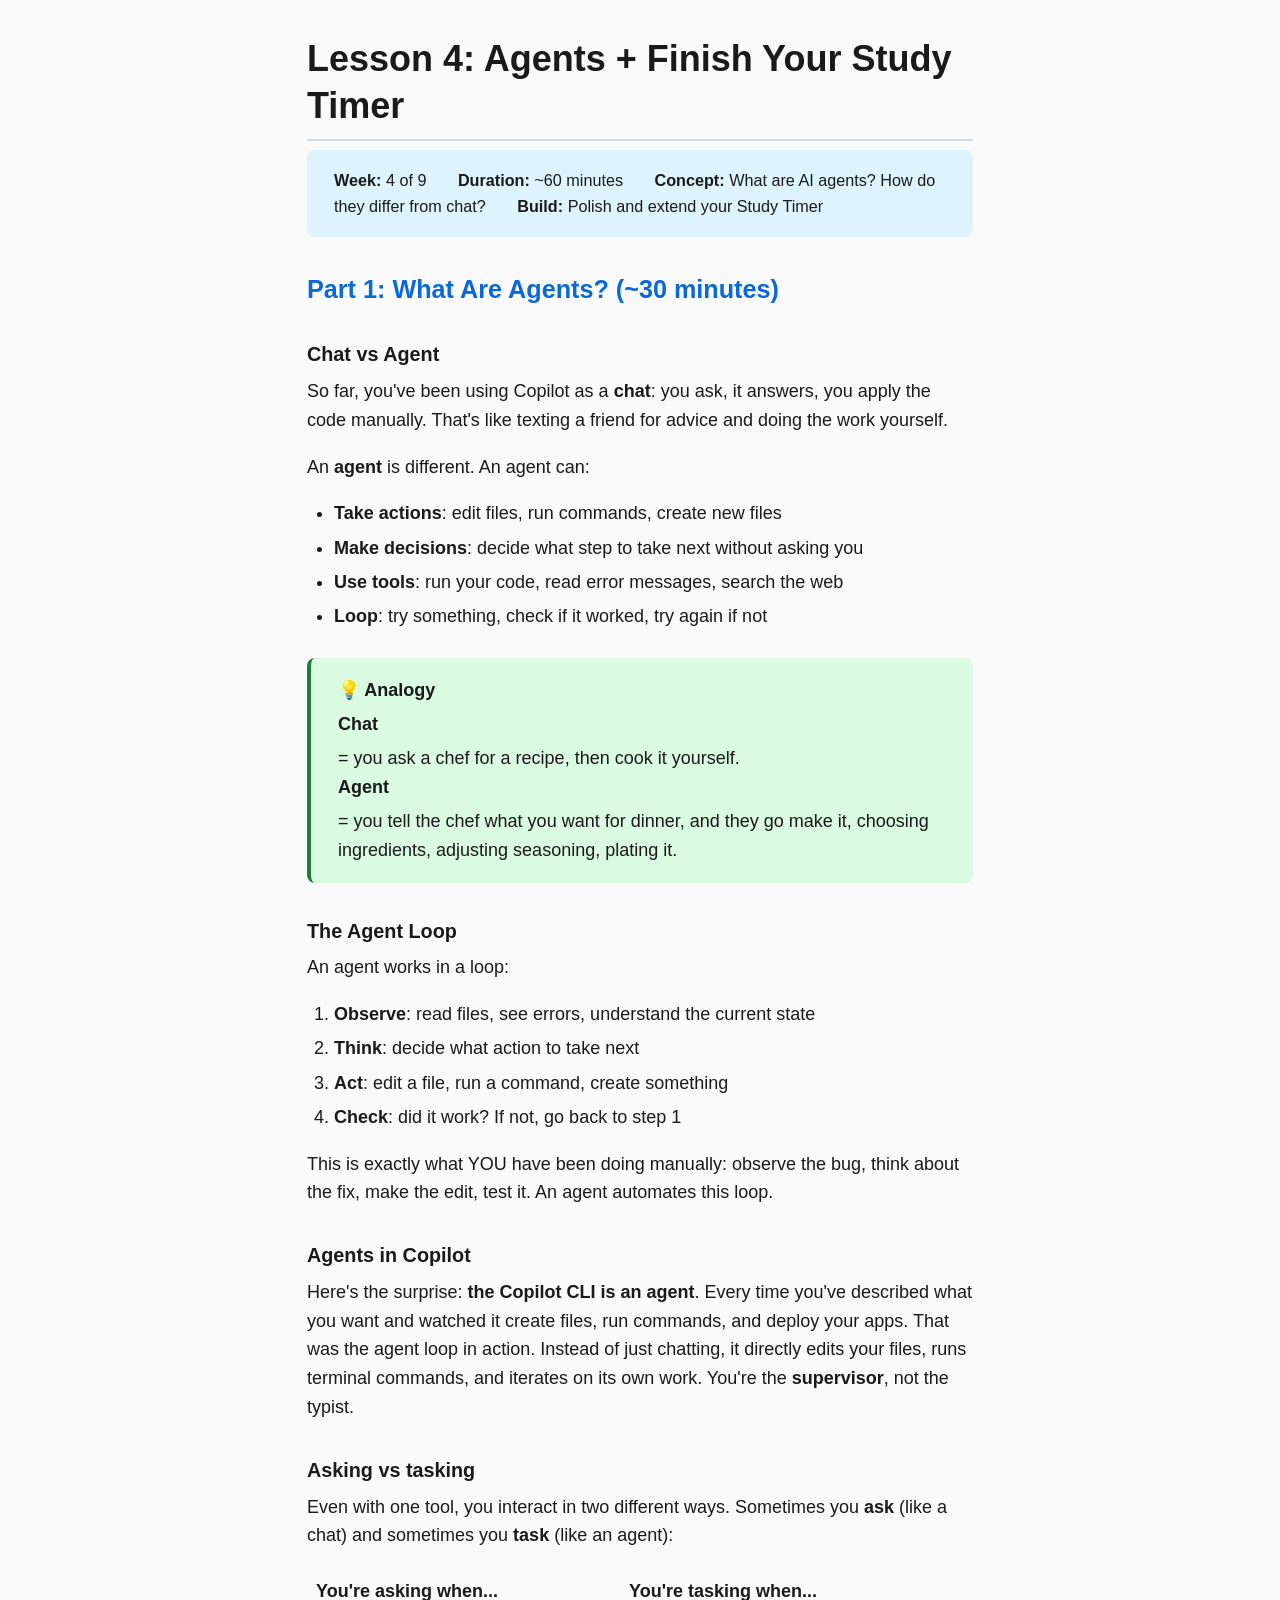
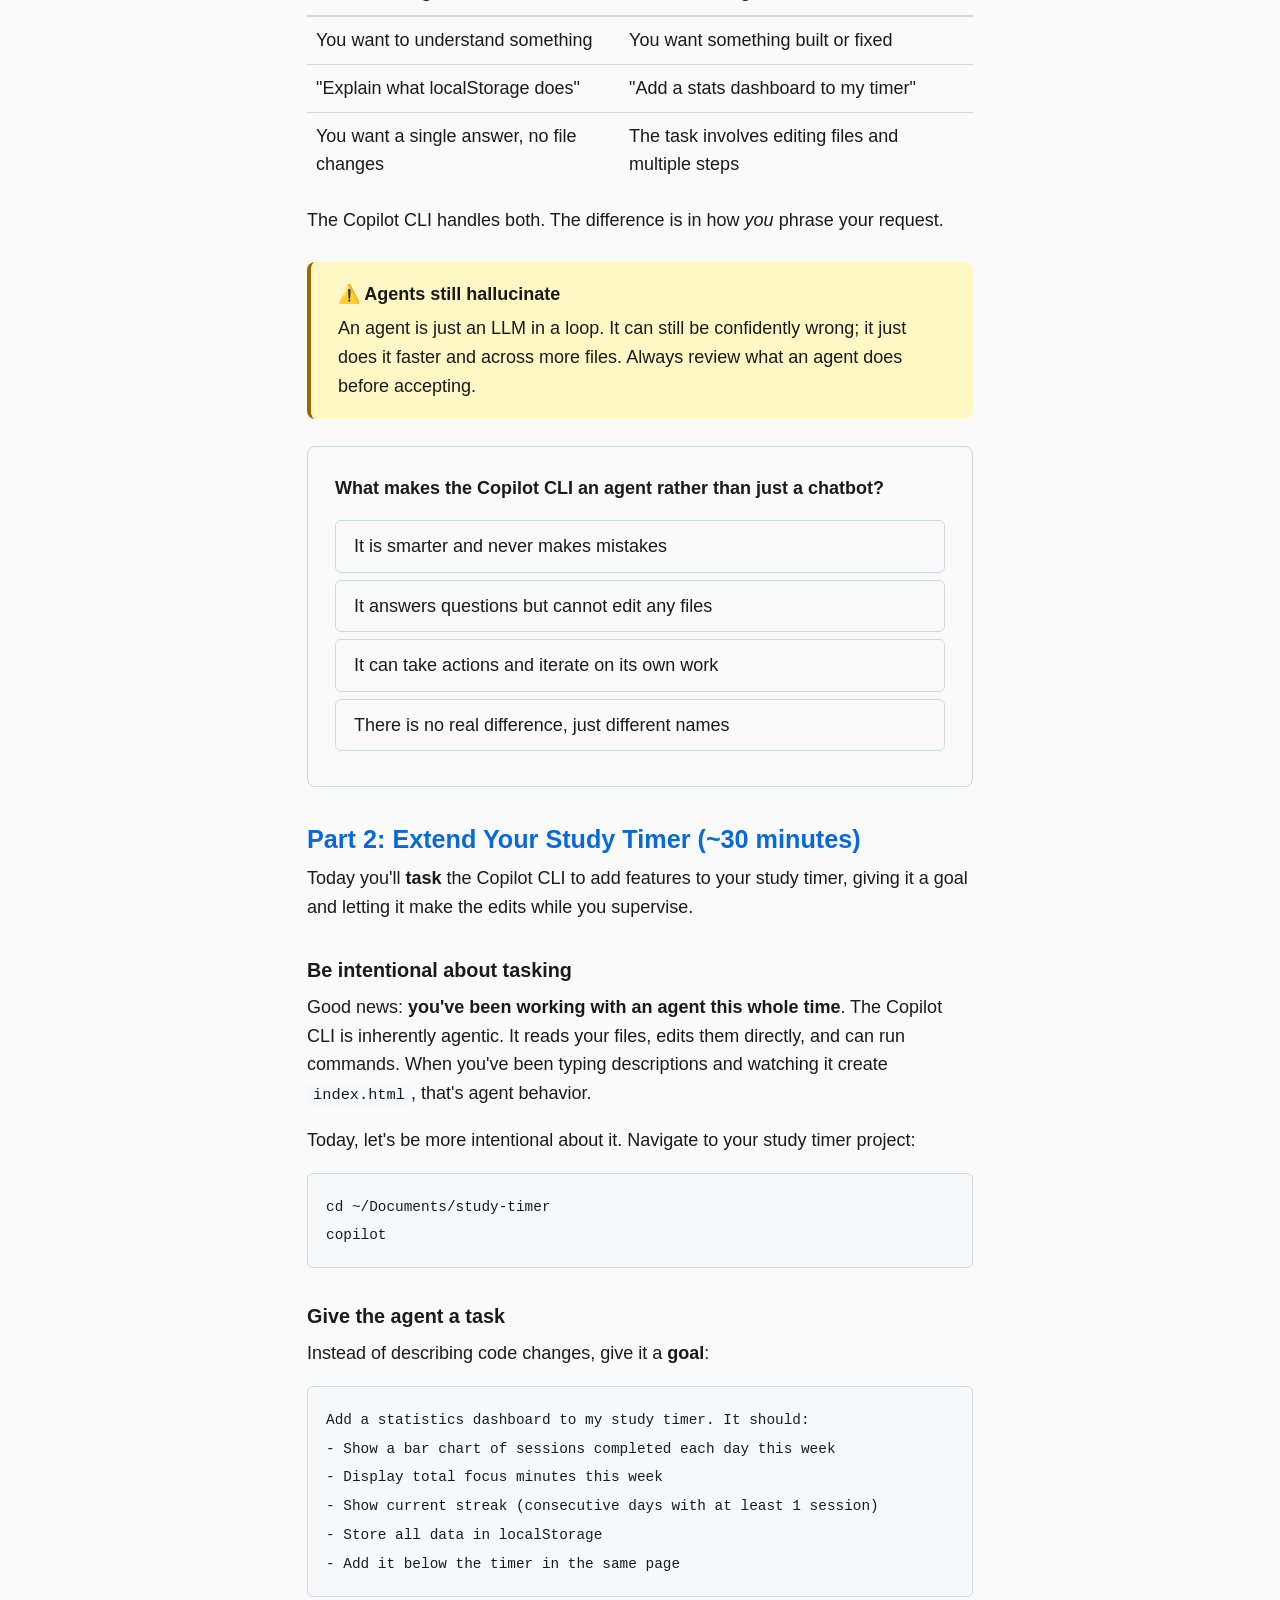
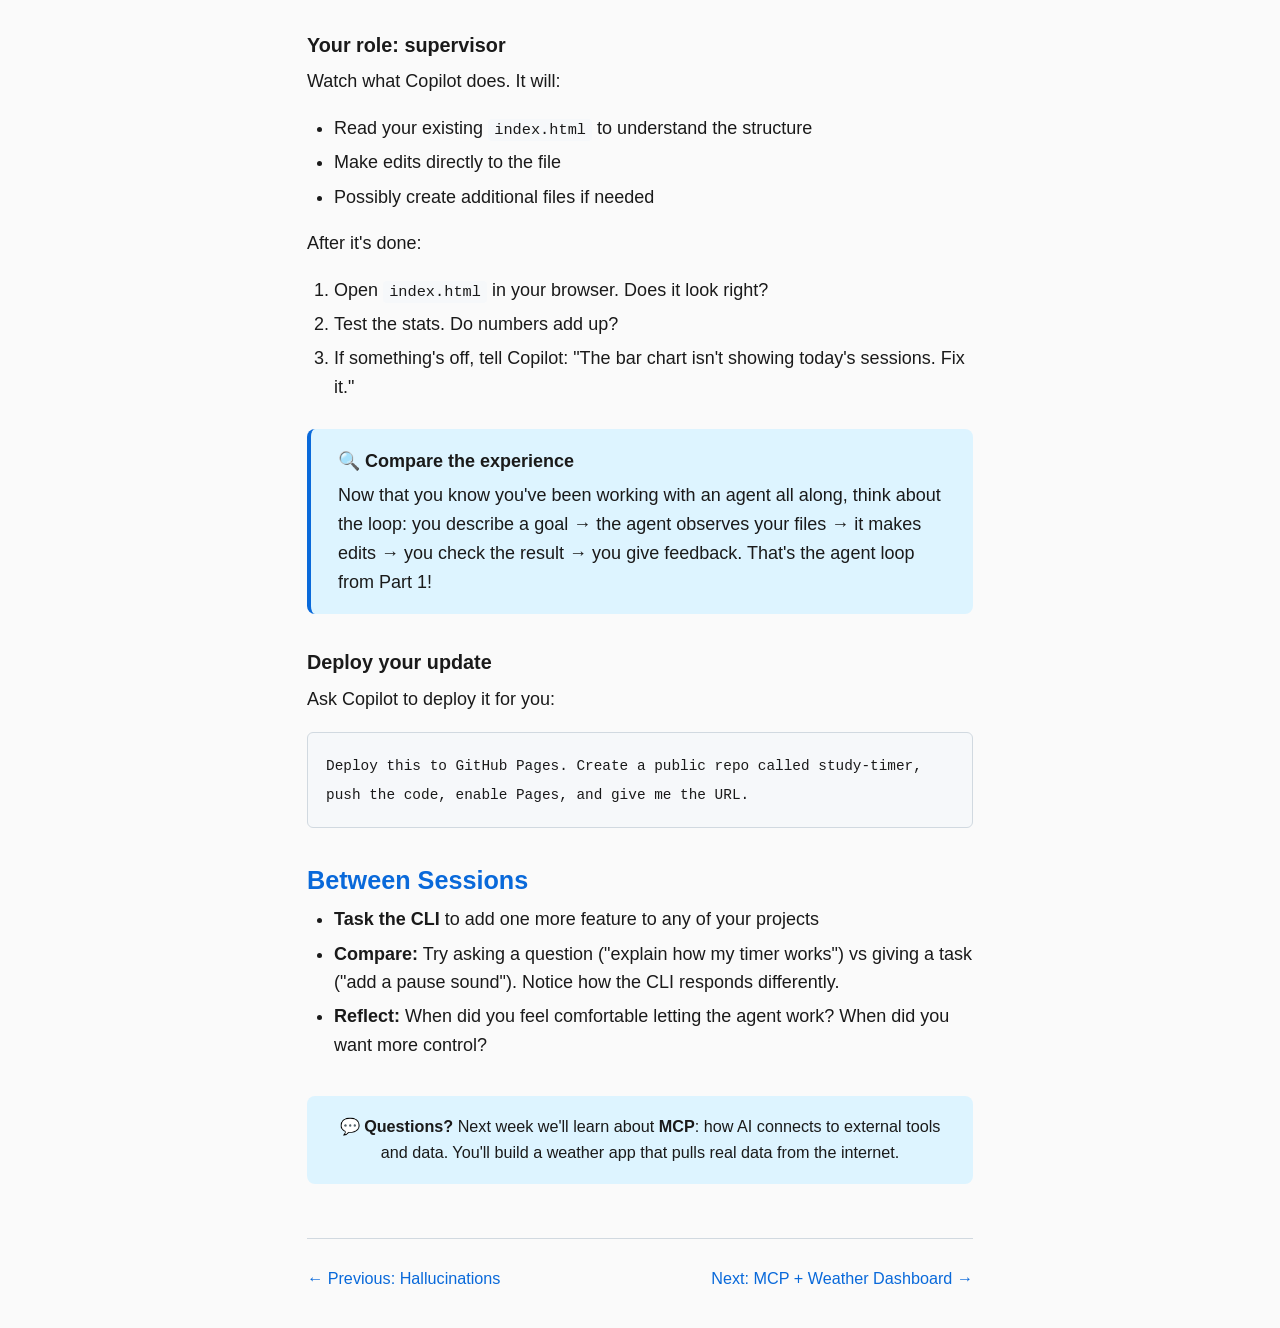
<file: lessons/0004-agents-and-study-timer.html>
<!DOCTYPE html>
<html lang="en">
<head>
  <meta charset="UTF-8">
  <meta name="viewport" content="width=device-width, initial-scale=1.0">
  <title>Lesson 4: Agents + Finish Your Study Timer</title>
  <link rel="stylesheet" href="../assets/style.css">
</head>
<body>

<h1>Lesson 4: Agents + Finish Your Study Timer</h1>

<dl class="lesson-meta">
  <dt>Week:</dt><dd>4 of 9</dd>
  <dt>Duration:</dt><dd>~60 minutes</dd>
  <dt>Concept:</dt><dd>What are AI agents? How do they differ from chat?</dd>
  <dt>Build:</dt><dd>Polish and extend your Study Timer</dd>
</dl>

<!-- ═══════════════════════════════════════════ -->
<!-- PART 1: CONCEPT (30 min)                   -->
<!-- ═══════════════════════════════════════════ -->

<h2>Part 1: What Are Agents? (~30 minutes)</h2>

<h3>Chat vs Agent</h3>
<p>So far, you've been using Copilot as a <strong>chat</strong>: you ask, it answers, you apply the code manually. That's like texting a friend for advice and doing the work yourself.</p>

<p>An <strong>agent</strong> is different. An agent can:</p>
<ul>
  <li><strong>Take actions</strong>: edit files, run commands, create new files</li>
  <li><strong>Make decisions</strong>: decide what step to take next without asking you</li>
  <li><strong>Use tools</strong>: run your code, read error messages, search the web</li>
  <li><strong>Loop</strong>: try something, check if it worked, try again if not</li>
</ul>

<div class="callout callout-tip">
  <strong>💡 Analogy</strong>
  <strong>Chat</strong> = you ask a chef for a recipe, then cook it yourself.<br>
  <strong>Agent</strong> = you tell the chef what you want for dinner, and they go make it, choosing ingredients, adjusting seasoning, plating it.
</div>

<h3>The Agent Loop</h3>
<p>An agent works in a loop:</p>
<ol>
  <li><strong>Observe</strong>: read files, see errors, understand the current state</li>
  <li><strong>Think</strong>: decide what action to take next</li>
  <li><strong>Act</strong>: edit a file, run a command, create something</li>
  <li><strong>Check</strong>: did it work? If not, go back to step 1</li>
</ol>

<p>This is exactly what YOU have been doing manually: observe the bug, think about the fix, make the edit, test it. An agent automates this loop.</p>

<h3>Agents in Copilot</h3>
<p>Here's the surprise: <strong>the Copilot CLI is an agent</strong>. Every time you've described what you want and watched it create files, run commands, and deploy your apps. That was the agent loop in action. Instead of just chatting, it directly edits your files, runs terminal commands, and iterates on its own work. You're the <strong>supervisor</strong>, not the typist.</p>

<h3>Asking vs tasking</h3>
<p>Even with one tool, you interact in two different ways. Sometimes you <strong>ask</strong> (like a chat) and sometimes you <strong>task</strong> (like an agent):</p>
<table style="width:100%; border-collapse:collapse; margin:1rem 0;">
  <thead>
    <tr style="border-bottom:2px solid var(--color-border); text-align:left;">
      <th style="padding:0.5rem;">You're asking when...</th>
      <th style="padding:0.5rem;">You're tasking when...</th>
    </tr>
  </thead>
  <tbody>
    <tr style="border-bottom:1px solid var(--color-border);">
      <td style="padding:0.5rem;">You want to understand something</td>
      <td style="padding:0.5rem;">You want something built or fixed</td>
    </tr>
    <tr style="border-bottom:1px solid var(--color-border);">
      <td style="padding:0.5rem;">"Explain what localStorage does"</td>
      <td style="padding:0.5rem;">"Add a stats dashboard to my timer"</td>
    </tr>
    <tr>
      <td style="padding:0.5rem;">You want a single answer, no file changes</td>
      <td style="padding:0.5rem;">The task involves editing files and multiple steps</td>
    </tr>
  </tbody>
</table>
<p>The Copilot CLI handles both. The difference is in how <em>you</em> phrase your request.</p>

<div class="callout callout-warning">
  <strong>⚠️ Agents still hallucinate</strong>
  An agent is just an LLM in a loop. It can still be confidently wrong; it just does it faster and across more files. Always review what an agent does before accepting.
</div>

<div class="quiz" data-answer="2">
  <p class="quiz-question">What makes the Copilot CLI an agent rather than just a chatbot?</p>
  <span class="quiz-option">It is smarter and never makes mistakes             </span>
  <span class="quiz-option">It answers questions but cannot edit any files      </span>
  <span class="quiz-option">It can take actions and iterate on its own work     </span>
  <span class="quiz-option">There is no real difference, just different names   </span>
  <div class="quiz-feedback"></div>
</div>

<!-- ═══════════════════════════════════════════ -->
<!-- PART 2: BUILD (30 min)                     -->
<!-- ═══════════════════════════════════════════ -->

<h2>Part 2: Extend Your Study Timer (~30 minutes)</h2>

<p>Today you'll <strong>task</strong> the Copilot CLI to add features to your study timer, giving it a goal and letting it make the edits while you supervise.</p>

<h3>Be intentional about tasking</h3>
<p>Good news: <strong>you've been working with an agent this whole time</strong>. The Copilot CLI is inherently agentic. It reads your files, edits them directly, and can run commands. When you've been typing descriptions and watching it create <code>index.html</code>, that's agent behavior.</p>

<p>Today, let's be more intentional about it. Navigate to your study timer project:</p>
<pre><code>cd ~/Documents/study-timer
copilot</code></pre>

<h3>Give the agent a task</h3>
<p>Instead of describing code changes, give it a <strong>goal</strong>:</p>

<pre><code>Add a statistics dashboard to my study timer. It should:
- Show a bar chart of sessions completed each day this week
- Display total focus minutes this week
- Show current streak (consecutive days with at least 1 session)
- Store all data in localStorage
- Add it below the timer in the same page</code></pre>

<h3>Your role: supervisor</h3>
<p>Watch what Copilot does. It will:</p>
<ul>
  <li>Read your existing <code>index.html</code> to understand the structure</li>
  <li>Make edits directly to the file</li>
  <li>Possibly create additional files if needed</li>
</ul>

<p>After it's done:</p>
<ol>
  <li>Open <code>index.html</code> in your browser. Does it look right?</li>
  <li>Test the stats. Do numbers add up?</li>
  <li>If something's off, tell Copilot: "The bar chart isn't showing today's sessions. Fix it."</li>
</ol>

<div class="callout callout-try">
  <strong>🔍 Compare the experience</strong>
  Now that you know you've been working with an agent all along, think about the loop: you describe a goal → the agent observes your files → it makes edits → you check the result → you give feedback. That's the agent loop from Part 1!
</div>

<h3>Deploy your update</h3>
<p>Ask Copilot to deploy it for you:</p>
<pre><code>Deploy this to GitHub Pages. Create a public repo called study-timer, 
push the code, enable Pages, and give me the URL.</code></pre>

<h2>Between Sessions</h2>
<ul>
  <li><strong>Task the CLI</strong> to add one more feature to any of your projects</li>
  <li><strong>Compare:</strong> Try asking a question ("explain how my timer works") vs giving a task ("add a pause sound"). Notice how the CLI responds differently.</li>
  <li><strong>Reflect:</strong> When did you feel comfortable letting the agent work? When did you want more control?</li>
</ul>

<div class="ask-teacher">
  💬 <strong>Questions?</strong> Next week we'll learn about <strong>MCP</strong>: how AI connects to external tools and data. You'll build a weather app that pulls real data from the internet.
</div>

<nav class="lesson-nav">
  <a href="0003-hallucinations-and-study-timer.html">← Previous: Hallucinations</a>
  <a href="0005-mcp-and-weather-dashboard.html">Next: MCP + Weather Dashboard →</a>
</nav>

<script src="../assets/quiz.js"></script>
</body>
</html>
</file>
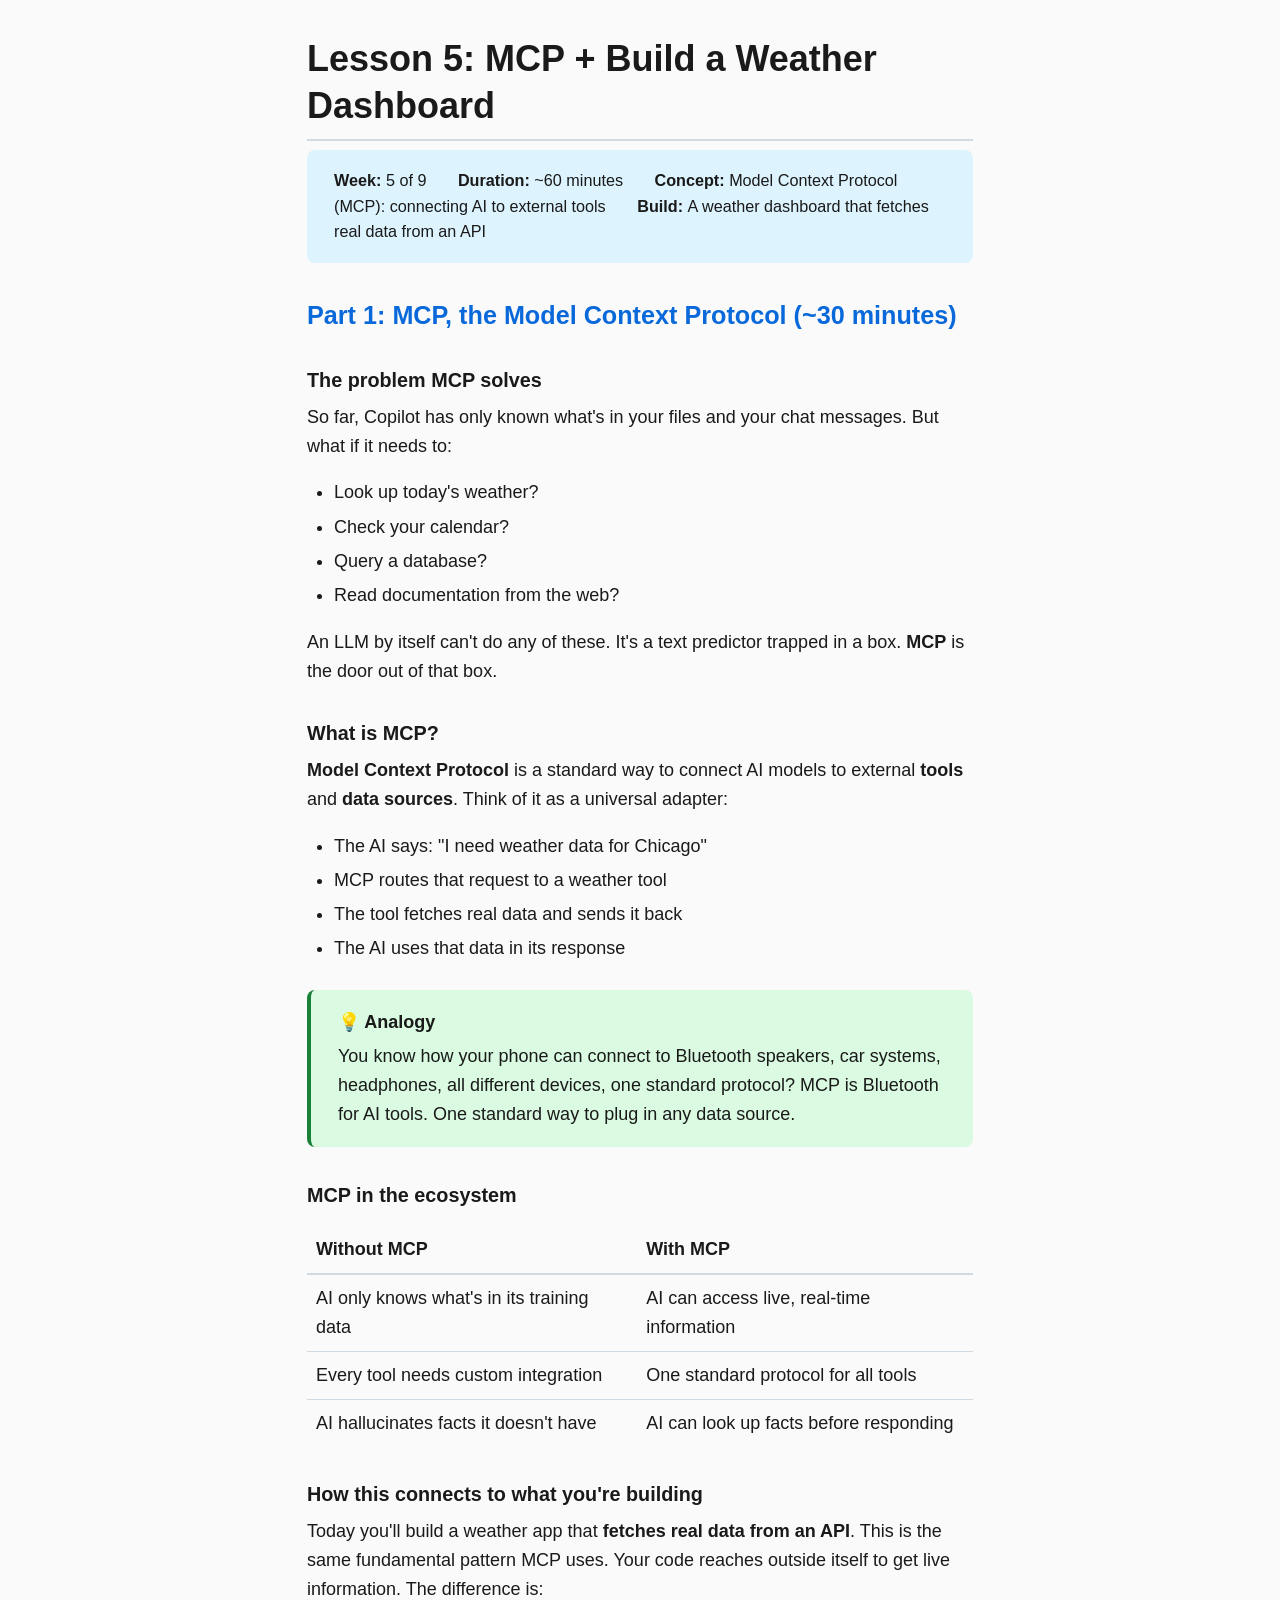
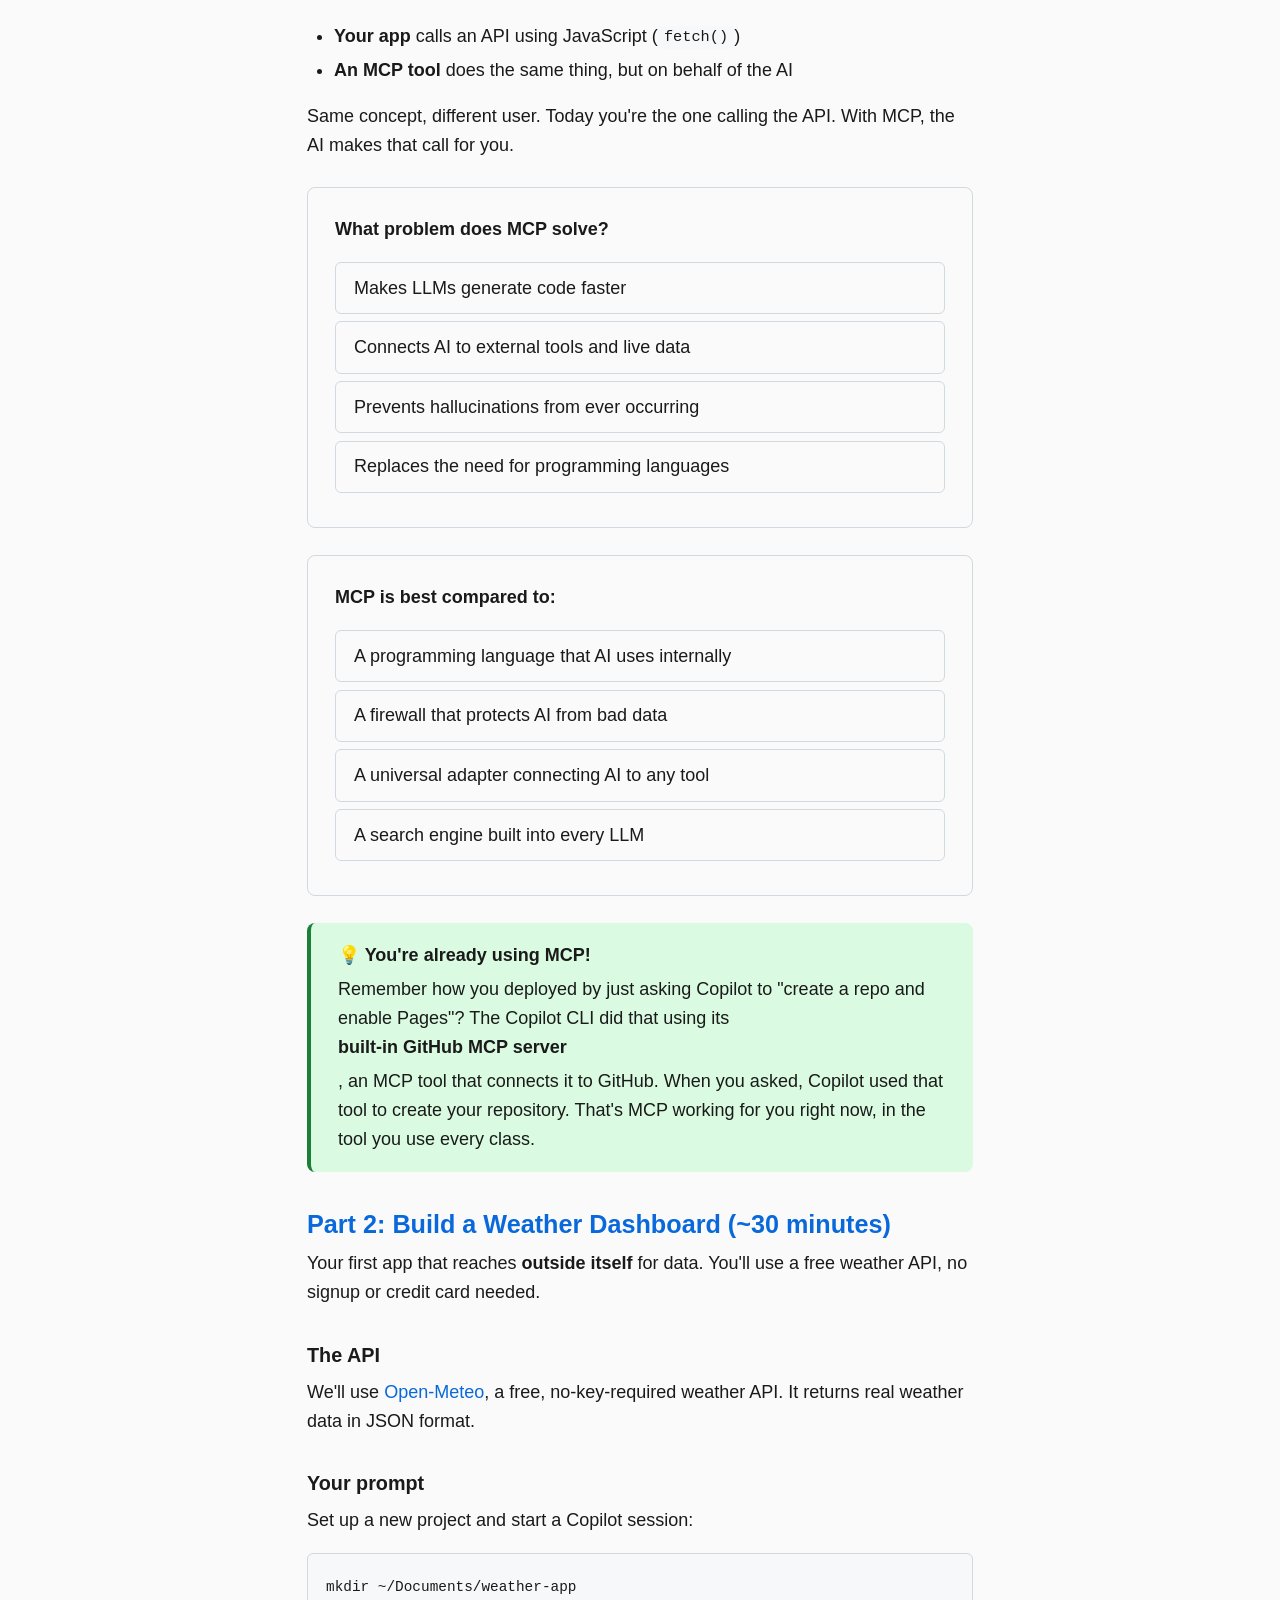
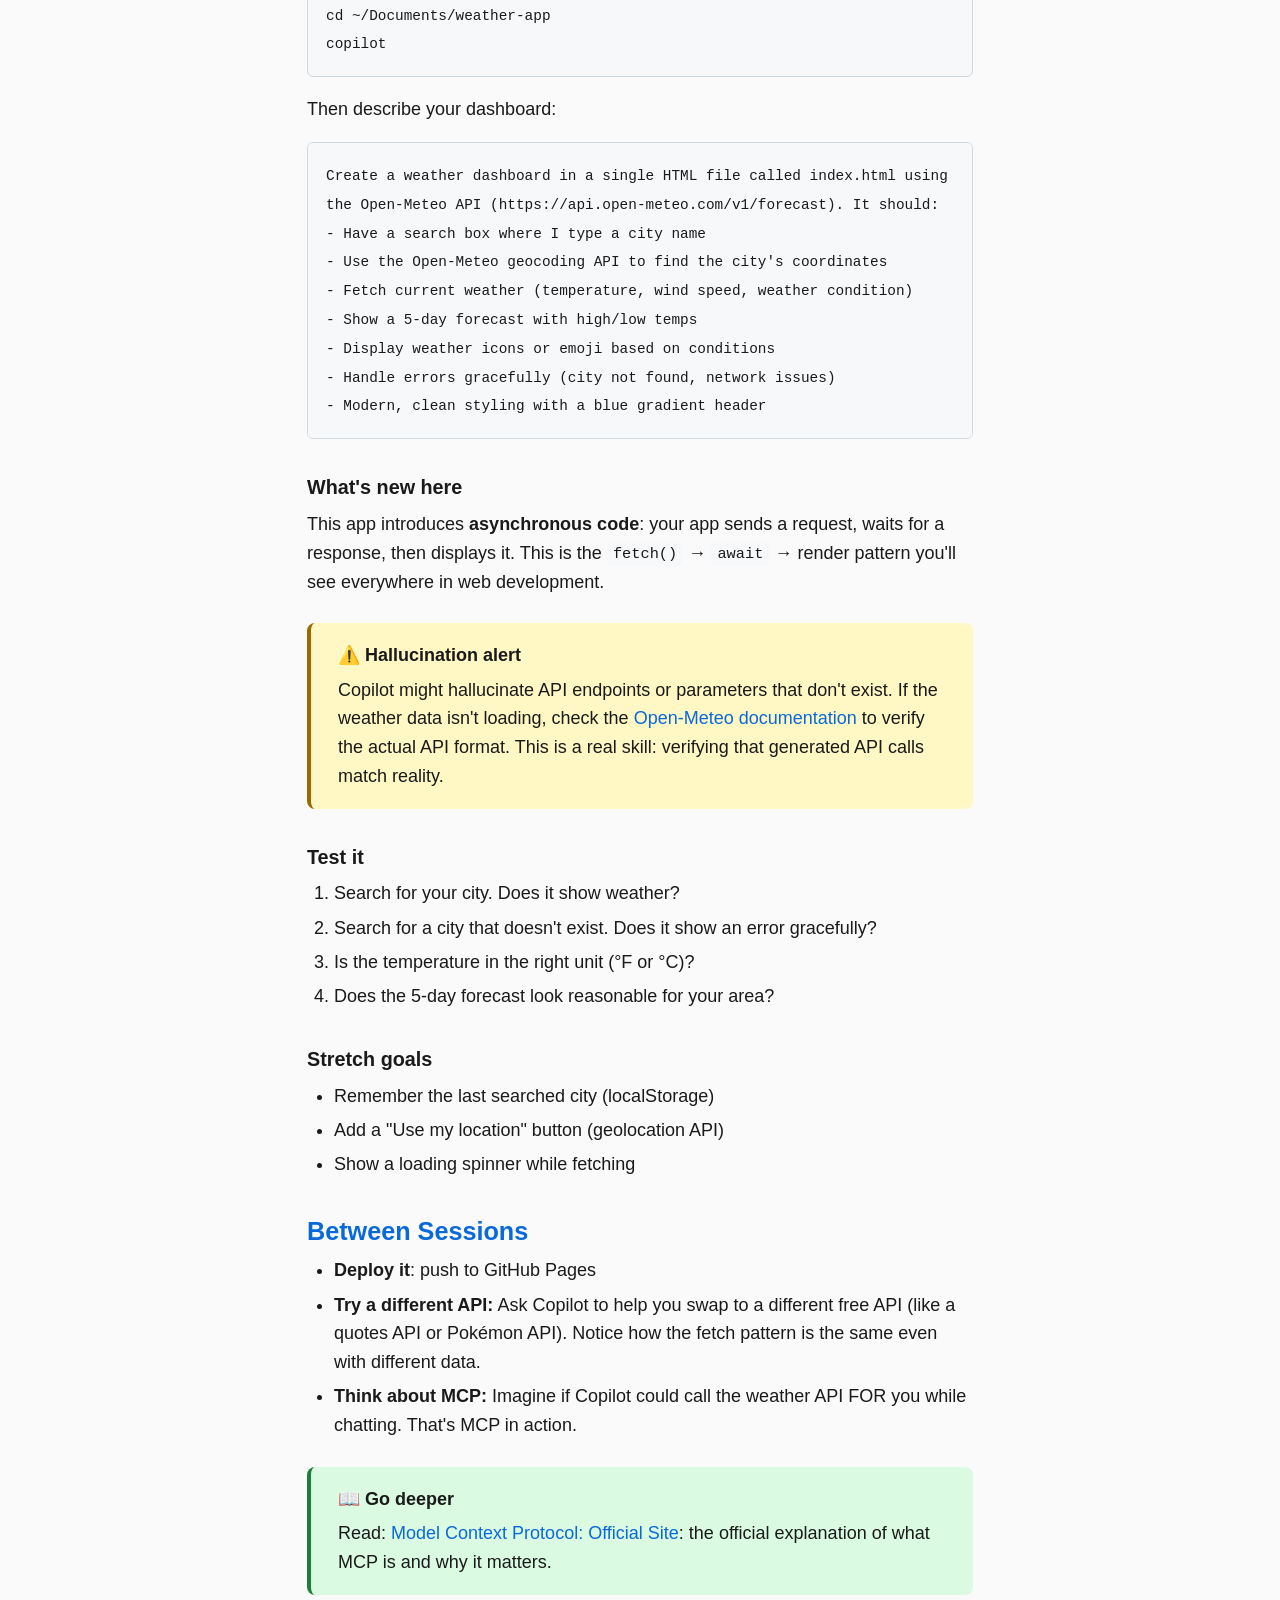
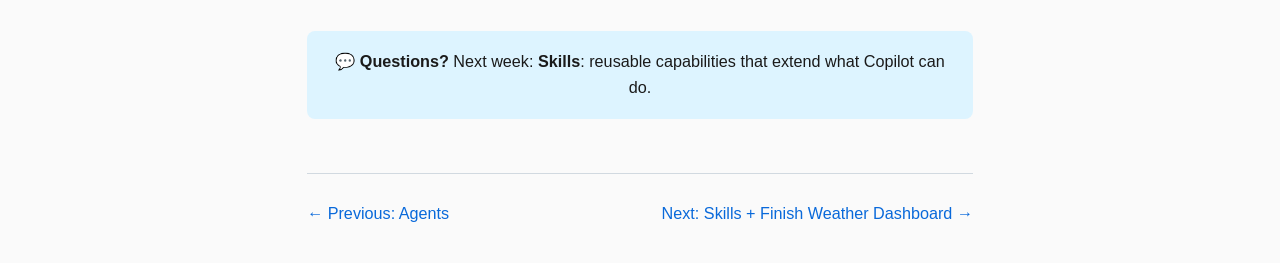
<file: lessons/0005-mcp-and-weather-dashboard.html>
<!DOCTYPE html>
<html lang="en">
<head>
  <meta charset="UTF-8">
  <meta name="viewport" content="width=device-width, initial-scale=1.0">
  <title>Lesson 5: MCP + Build a Weather Dashboard</title>
  <link rel="stylesheet" href="../assets/style.css">
</head>
<body>

<h1>Lesson 5: MCP + Build a Weather Dashboard</h1>

<dl class="lesson-meta">
  <dt>Week:</dt><dd>5 of 9</dd>
  <dt>Duration:</dt><dd>~60 minutes</dd>
  <dt>Concept:</dt><dd>Model Context Protocol (MCP): connecting AI to external tools</dd>
  <dt>Build:</dt><dd>A weather dashboard that fetches real data from an API</dd>
</dl>

<!-- ═══════════════════════════════════════════ -->
<!-- PART 1: CONCEPT (30 min)                   -->
<!-- ═══════════════════════════════════════════ -->

<h2>Part 1: MCP, the Model Context Protocol (~30 minutes)</h2>

<h3>The problem MCP solves</h3>
<p>So far, Copilot has only known what's in your files and your chat messages. But what if it needs to:</p>
<ul>
  <li>Look up today's weather?</li>
  <li>Check your calendar?</li>
  <li>Query a database?</li>
  <li>Read documentation from the web?</li>
</ul>

<p>An LLM by itself can't do any of these. It's a text predictor trapped in a box. <strong>MCP</strong> is the door out of that box.</p>

<h3>What is MCP?</h3>
<p><strong>Model Context Protocol</strong> is a standard way to connect AI models to external <strong>tools</strong> and <strong>data sources</strong>. Think of it as a universal adapter:</p>

<ul>
  <li>The AI says: "I need weather data for Chicago"</li>
  <li>MCP routes that request to a weather tool</li>
  <li>The tool fetches real data and sends it back</li>
  <li>The AI uses that data in its response</li>
</ul>

<div class="callout callout-tip">
  <strong>💡 Analogy</strong>
  You know how your phone can connect to Bluetooth speakers, car systems, headphones, all different devices, one standard protocol? MCP is Bluetooth for AI tools. One standard way to plug in any data source.
</div>

<h3>MCP in the ecosystem</h3>
<table style="width:100%; border-collapse:collapse; margin:1rem 0;">
  <thead>
    <tr style="border-bottom:2px solid var(--color-border); text-align:left;">
      <th style="padding:0.5rem;">Without MCP</th>
      <th style="padding:0.5rem;">With MCP</th>
    </tr>
  </thead>
  <tbody>
    <tr style="border-bottom:1px solid var(--color-border);">
      <td style="padding:0.5rem;">AI only knows what's in its training data</td>
      <td style="padding:0.5rem;">AI can access live, real-time information</td>
    </tr>
    <tr style="border-bottom:1px solid var(--color-border);">
      <td style="padding:0.5rem;">Every tool needs custom integration</td>
      <td style="padding:0.5rem;">One standard protocol for all tools</td>
    </tr>
    <tr>
      <td style="padding:0.5rem;">AI hallucinates facts it doesn't have</td>
      <td style="padding:0.5rem;">AI can look up facts before responding</td>
    </tr>
  </tbody>
</table>

<h3>How this connects to what you're building</h3>
<p>Today you'll build a weather app that <strong>fetches real data from an API</strong>. This is the same fundamental pattern MCP uses. Your code reaches outside itself to get live information. The difference is:</p>
<ul>
  <li><strong>Your app</strong> calls an API using JavaScript (<code>fetch()</code>)</li>
  <li><strong>An MCP tool</strong> does the same thing, but on behalf of the AI</li>
</ul>
<p>Same concept, different user. Today you're the one calling the API. With MCP, the AI makes that call for you.</p>

<div class="quiz" data-answer="1">
  <p class="quiz-question">What problem does MCP solve?</p>
  <span class="quiz-option">Makes LLMs generate code faster                    </span>
  <span class="quiz-option">Connects AI to external tools and live data         </span>
  <span class="quiz-option">Prevents hallucinations from ever occurring         </span>
  <span class="quiz-option">Replaces the need for programming languages         </span>
  <div class="quiz-feedback"></div>
</div>

<div class="quiz" data-answer="2">
  <p class="quiz-question">MCP is best compared to:</p>
  <span class="quiz-option">A programming language that AI uses internally      </span>
  <span class="quiz-option">A firewall that protects AI from bad data           </span>
  <span class="quiz-option">A universal adapter connecting AI to any tool        </span>
  <span class="quiz-option">A search engine built into every LLM                </span>
  <div class="quiz-feedback"></div>
</div>

<div class="callout callout-tip">
  <strong>💡 You're already using MCP!</strong>
  Remember how you deployed by just asking Copilot to "create a repo and enable Pages"? The Copilot CLI did that using its <strong>built-in GitHub MCP server</strong>, an MCP tool that connects it to GitHub. When you asked, Copilot used that tool to create your repository. That's MCP working for you right now, in the tool you use every class.
</div>

<!-- ═══════════════════════════════════════════ -->
<!-- PART 2: BUILD (30 min)                     -->
<!-- ═══════════════════════════════════════════ -->

<h2>Part 2: Build a Weather Dashboard (~30 minutes)</h2>

<p>Your first app that reaches <strong>outside itself</strong> for data. You'll use a free weather API, no signup or credit card needed.</p>

<h3>The API</h3>
<p>We'll use <a href="https://open-meteo.com/">Open-Meteo</a>, a free, no-key-required weather API. It returns real weather data in JSON format.</p>

<h3>Your prompt</h3>
<p>Set up a new project and start a Copilot session:</p>
<pre><code>mkdir ~/Documents/weather-app
cd ~/Documents/weather-app
copilot</code></pre>

<p>Then describe your dashboard:</p>
<pre><code>Create a weather dashboard in a single HTML file called index.html using 
the Open-Meteo API (https://api.open-meteo.com/v1/forecast). It should:
- Have a search box where I type a city name
- Use the Open-Meteo geocoding API to find the city's coordinates
- Fetch current weather (temperature, wind speed, weather condition)
- Show a 5-day forecast with high/low temps
- Display weather icons or emoji based on conditions
- Handle errors gracefully (city not found, network issues)
- Modern, clean styling with a blue gradient header</code></pre>

<h3>What's new here</h3>
<p>This app introduces <strong>asynchronous code</strong>: your app sends a request, waits for a response, then displays it. This is the <code>fetch()</code> → <code>await</code> → render pattern you'll see everywhere in web development.</p>

<div class="callout callout-warning">
  <strong>⚠️ Hallucination alert</strong>
  Copilot might hallucinate API endpoints or parameters that don't exist. If the weather data isn't loading, check the <a href="https://open-meteo.com/en/docs">Open-Meteo documentation</a> to verify the actual API format. This is a real skill: verifying that generated API calls match reality.
</div>

<h3>Test it</h3>
<ol>
  <li>Search for your city. Does it show weather?</li>
  <li>Search for a city that doesn't exist. Does it show an error gracefully?</li>
  <li>Is the temperature in the right unit (°F or °C)?</li>
  <li>Does the 5-day forecast look reasonable for your area?</li>
</ol>

<h3>Stretch goals</h3>
<ul>
  <li>Remember the last searched city (localStorage)</li>
  <li>Add a "Use my location" button (geolocation API)</li>
  <li>Show a loading spinner while fetching</li>
</ul>

<h2>Between Sessions</h2>
<ul>
  <li><strong>Deploy it</strong>: push to GitHub Pages</li>
  <li><strong>Try a different API:</strong> Ask Copilot to help you swap to a different free API (like a quotes API or Pokémon API). Notice how the fetch pattern is the same even with different data.</li>
  <li><strong>Think about MCP:</strong> Imagine if Copilot could call the weather API FOR you while chatting. That's MCP in action.</li>
</ul>

<div class="callout callout-tip">
  <strong>📖 Go deeper</strong>
  Read: <a href="https://modelcontextprotocol.io/">Model Context Protocol: Official Site</a>: the official explanation of what MCP is and why it matters.
</div>

<div class="ask-teacher">
  💬 <strong>Questions?</strong> Next week: <strong>Skills</strong>: reusable capabilities that extend what Copilot can do.
</div>

<nav class="lesson-nav">
  <a href="0004-agents-and-study-timer.html">← Previous: Agents</a>
  <a href="0006-skills-and-weather-dashboard.html">Next: Skills + Finish Weather Dashboard →</a>
</nav>

<script src="../assets/quiz.js"></script>
</body>
</html>
</file>
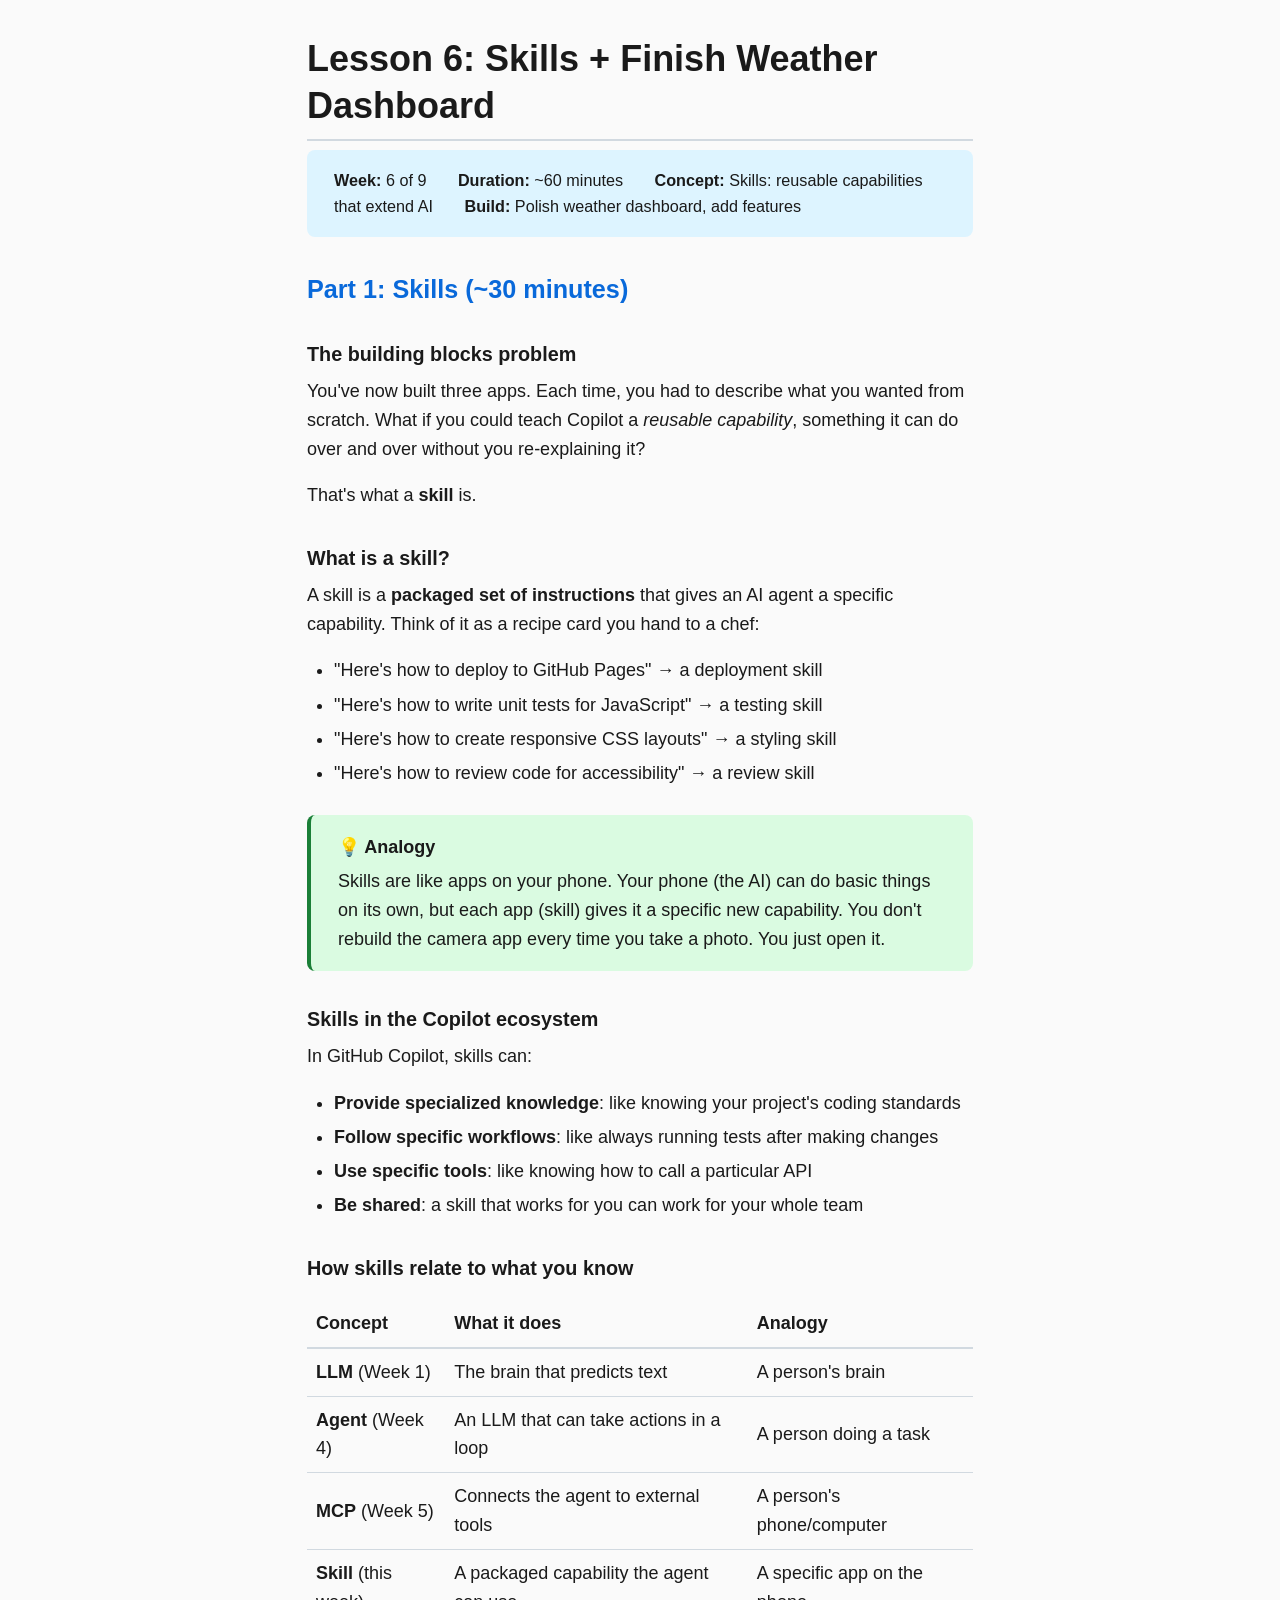
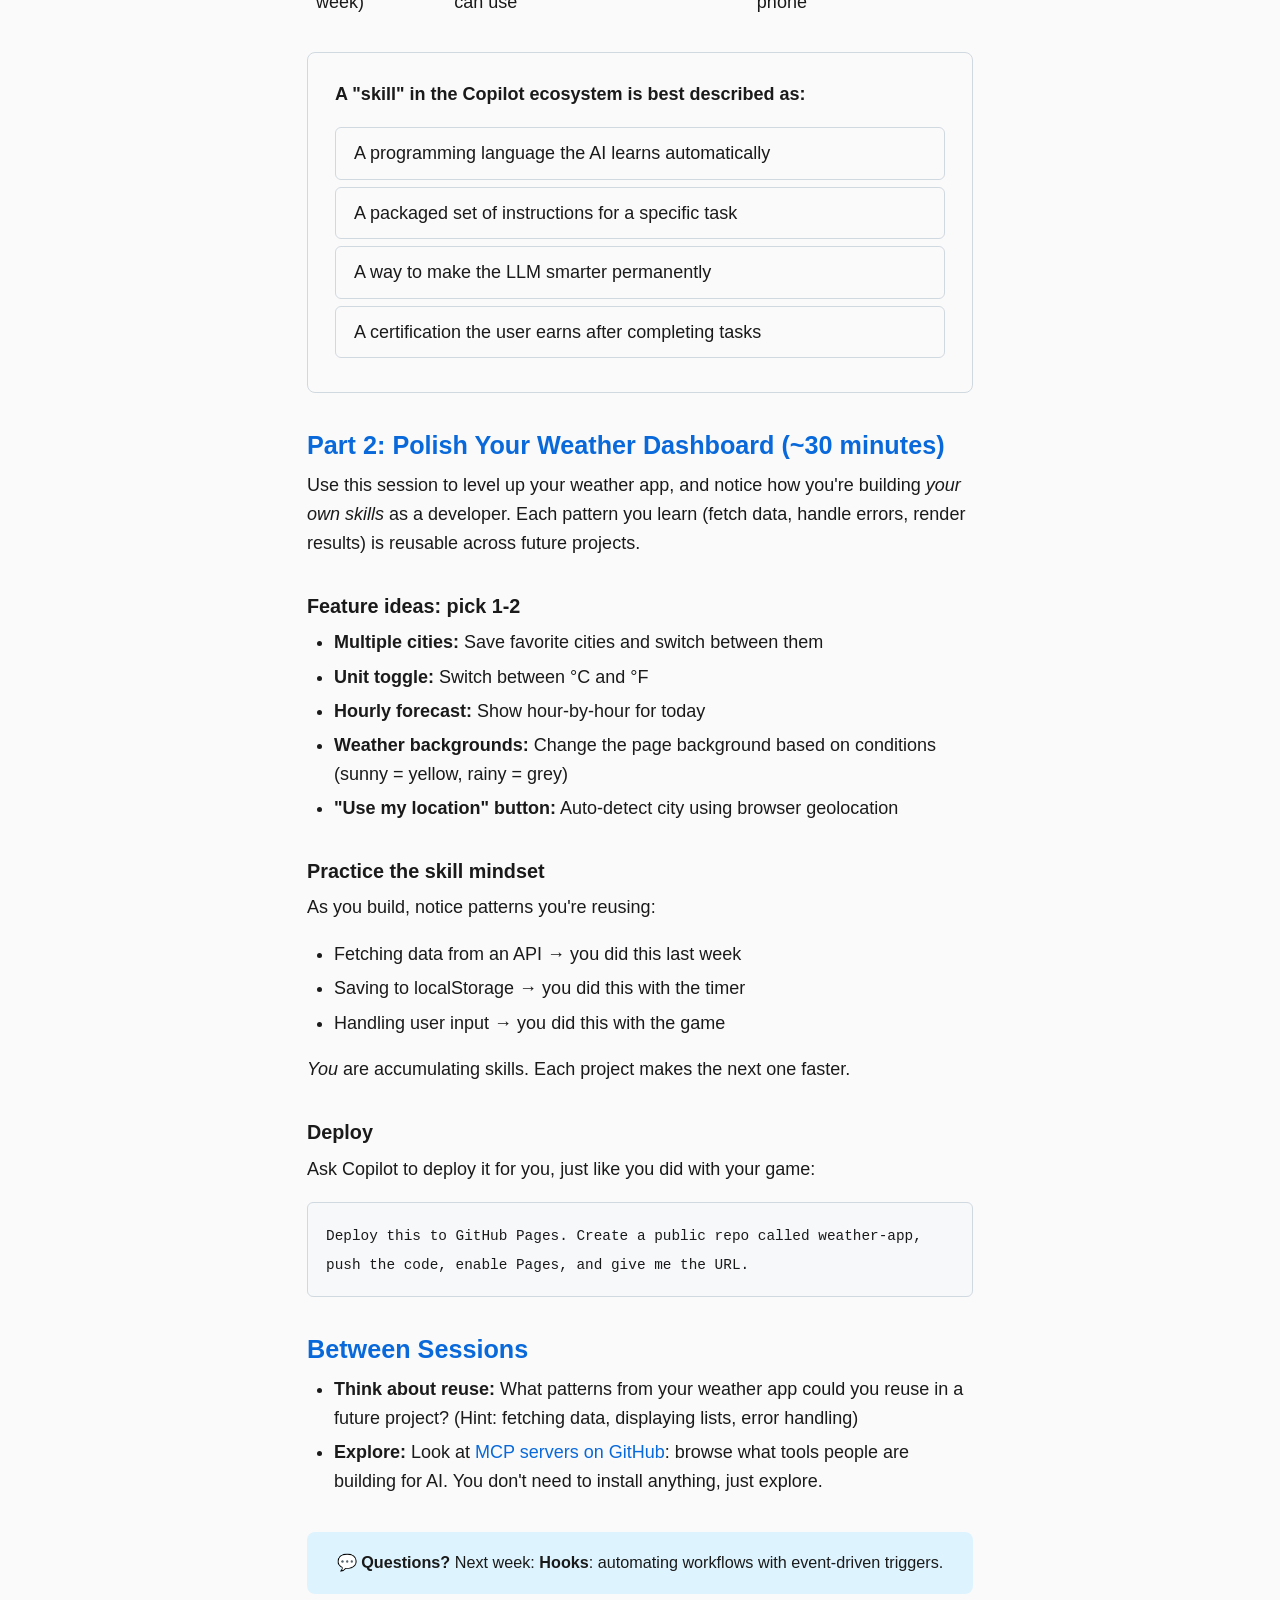
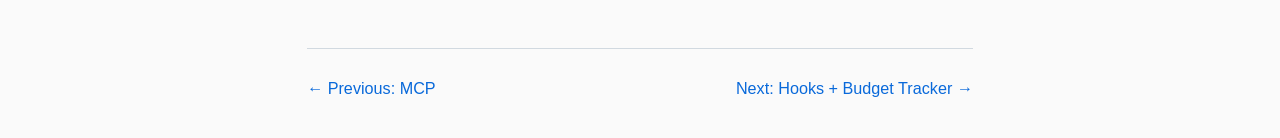
<file: lessons/0006-skills-and-weather-dashboard.html>
<!DOCTYPE html>
<html lang="en">
<head>
  <meta charset="UTF-8">
  <meta name="viewport" content="width=device-width, initial-scale=1.0">
  <title>Lesson 6: Skills + Finish Weather Dashboard</title>
  <link rel="stylesheet" href="../assets/style.css">
</head>
<body>

<h1>Lesson 6: Skills + Finish Weather Dashboard</h1>

<dl class="lesson-meta">
  <dt>Week:</dt><dd>6 of 9</dd>
  <dt>Duration:</dt><dd>~60 minutes</dd>
  <dt>Concept:</dt><dd>Skills: reusable capabilities that extend AI</dd>
  <dt>Build:</dt><dd>Polish weather dashboard, add features</dd>
</dl>

<!-- ═══════════════════════════════════════════ -->
<!-- PART 1: CONCEPT (30 min)                   -->
<!-- ═══════════════════════════════════════════ -->

<h2>Part 1: Skills (~30 minutes)</h2>

<h3>The building blocks problem</h3>
<p>You've now built three apps. Each time, you had to describe what you wanted from scratch. What if you could teach Copilot a <em>reusable capability</em>, something it can do over and over without you re-explaining it?</p>

<p>That's what a <strong>skill</strong> is.</p>

<h3>What is a skill?</h3>
<p>A skill is a <strong>packaged set of instructions</strong> that gives an AI agent a specific capability. Think of it as a recipe card you hand to a chef:</p>

<ul>
  <li>"Here's how to deploy to GitHub Pages" → a deployment skill</li>
  <li>"Here's how to write unit tests for JavaScript" → a testing skill</li>
  <li>"Here's how to create responsive CSS layouts" → a styling skill</li>
  <li>"Here's how to review code for accessibility" → a review skill</li>
</ul>

<div class="callout callout-tip">
  <strong>💡 Analogy</strong>
  Skills are like apps on your phone. Your phone (the AI) can do basic things on its own, but each app (skill) gives it a specific new capability. You don't rebuild the camera app every time you take a photo. You just open it.
</div>

<h3>Skills in the Copilot ecosystem</h3>
<p>In GitHub Copilot, skills can:</p>
<ul>
  <li><strong>Provide specialized knowledge</strong>: like knowing your project's coding standards</li>
  <li><strong>Follow specific workflows</strong>: like always running tests after making changes</li>
  <li><strong>Use specific tools</strong>: like knowing how to call a particular API</li>
  <li><strong>Be shared</strong>: a skill that works for you can work for your whole team</li>
</ul>

<h3>How skills relate to what you know</h3>
<table style="width:100%; border-collapse:collapse; margin:1rem 0;">
  <thead>
    <tr style="border-bottom:2px solid var(--color-border); text-align:left;">
      <th style="padding:0.5rem;">Concept</th>
      <th style="padding:0.5rem;">What it does</th>
      <th style="padding:0.5rem;">Analogy</th>
    </tr>
  </thead>
  <tbody>
    <tr style="border-bottom:1px solid var(--color-border);">
      <td style="padding:0.5rem;"><strong>LLM</strong> (Week 1)</td>
      <td style="padding:0.5rem;">The brain that predicts text</td>
      <td style="padding:0.5rem;">A person's brain</td>
    </tr>
    <tr style="border-bottom:1px solid var(--color-border);">
      <td style="padding:0.5rem;"><strong>Agent</strong> (Week 4)</td>
      <td style="padding:0.5rem;">An LLM that can take actions in a loop</td>
      <td style="padding:0.5rem;">A person doing a task</td>
    </tr>
    <tr style="border-bottom:1px solid var(--color-border);">
      <td style="padding:0.5rem;"><strong>MCP</strong> (Week 5)</td>
      <td style="padding:0.5rem;">Connects the agent to external tools</td>
      <td style="padding:0.5rem;">A person's phone/computer</td>
    </tr>
    <tr>
      <td style="padding:0.5rem;"><strong>Skill</strong> (this week)</td>
      <td style="padding:0.5rem;">A packaged capability the agent can use</td>
      <td style="padding:0.5rem;">A specific app on the phone</td>
    </tr>
  </tbody>
</table>

<div class="quiz" data-answer="1">
  <p class="quiz-question">A "skill" in the Copilot ecosystem is best described as:</p>
  <span class="quiz-option">A programming language the AI learns automatically  </span>
  <span class="quiz-option">A packaged set of instructions for a specific task  </span>
  <span class="quiz-option">A way to make the LLM smarter permanently           </span>
  <span class="quiz-option">A certification the user earns after completing tasks</span>
  <div class="quiz-feedback"></div>
</div>

<!-- ═══════════════════════════════════════════ -->
<!-- PART 2: BUILD (30 min)                     -->
<!-- ═══════════════════════════════════════════ -->

<h2>Part 2: Polish Your Weather Dashboard (~30 minutes)</h2>

<p>Use this session to level up your weather app, and notice how you're building <em>your own skills</em> as a developer. Each pattern you learn (fetch data, handle errors, render results) is reusable across future projects.</p>

<h3>Feature ideas: pick 1-2</h3>
<ul>
  <li><strong>Multiple cities:</strong> Save favorite cities and switch between them</li>
  <li><strong>Unit toggle:</strong> Switch between °C and °F</li>
  <li><strong>Hourly forecast:</strong> Show hour-by-hour for today</li>
  <li><strong>Weather backgrounds:</strong> Change the page background based on conditions (sunny = yellow, rainy = grey)</li>
  <li><strong>"Use my location" button:</strong> Auto-detect city using browser geolocation</li>
</ul>

<h3>Practice the skill mindset</h3>
<p>As you build, notice patterns you're reusing:</p>
<ul>
  <li>Fetching data from an API → you did this last week</li>
  <li>Saving to localStorage → you did this with the timer</li>
  <li>Handling user input → you did this with the game</li>
</ul>
<p><em>You</em> are accumulating skills. Each project makes the next one faster.</p>

<h3>Deploy</h3>
<p>Ask Copilot to deploy it for you, just like you did with your game:</p>
<pre><code>Deploy this to GitHub Pages. Create a public repo called weather-app, 
push the code, enable Pages, and give me the URL.</code></pre>

<h2>Between Sessions</h2>
<ul>
  <li><strong>Think about reuse:</strong> What patterns from your weather app could you reuse in a future project? (Hint: fetching data, displaying lists, error handling)</li>
  <li><strong>Explore:</strong> Look at <a href="https://github.com/topics/mcp-server">MCP servers on GitHub</a>: browse what tools people are building for AI. You don't need to install anything, just explore.</li>
</ul>

<div class="ask-teacher">
  💬 <strong>Questions?</strong> Next week: <strong>Hooks</strong>: automating workflows with event-driven triggers.
</div>

<nav class="lesson-nav">
  <a href="0005-mcp-and-weather-dashboard.html">← Previous: MCP</a>
  <a href="0007-hooks-and-budget-tracker.html">Next: Hooks + Budget Tracker →</a>
</nav>

<script src="../assets/quiz.js"></script>
</body>
</html>
</file>
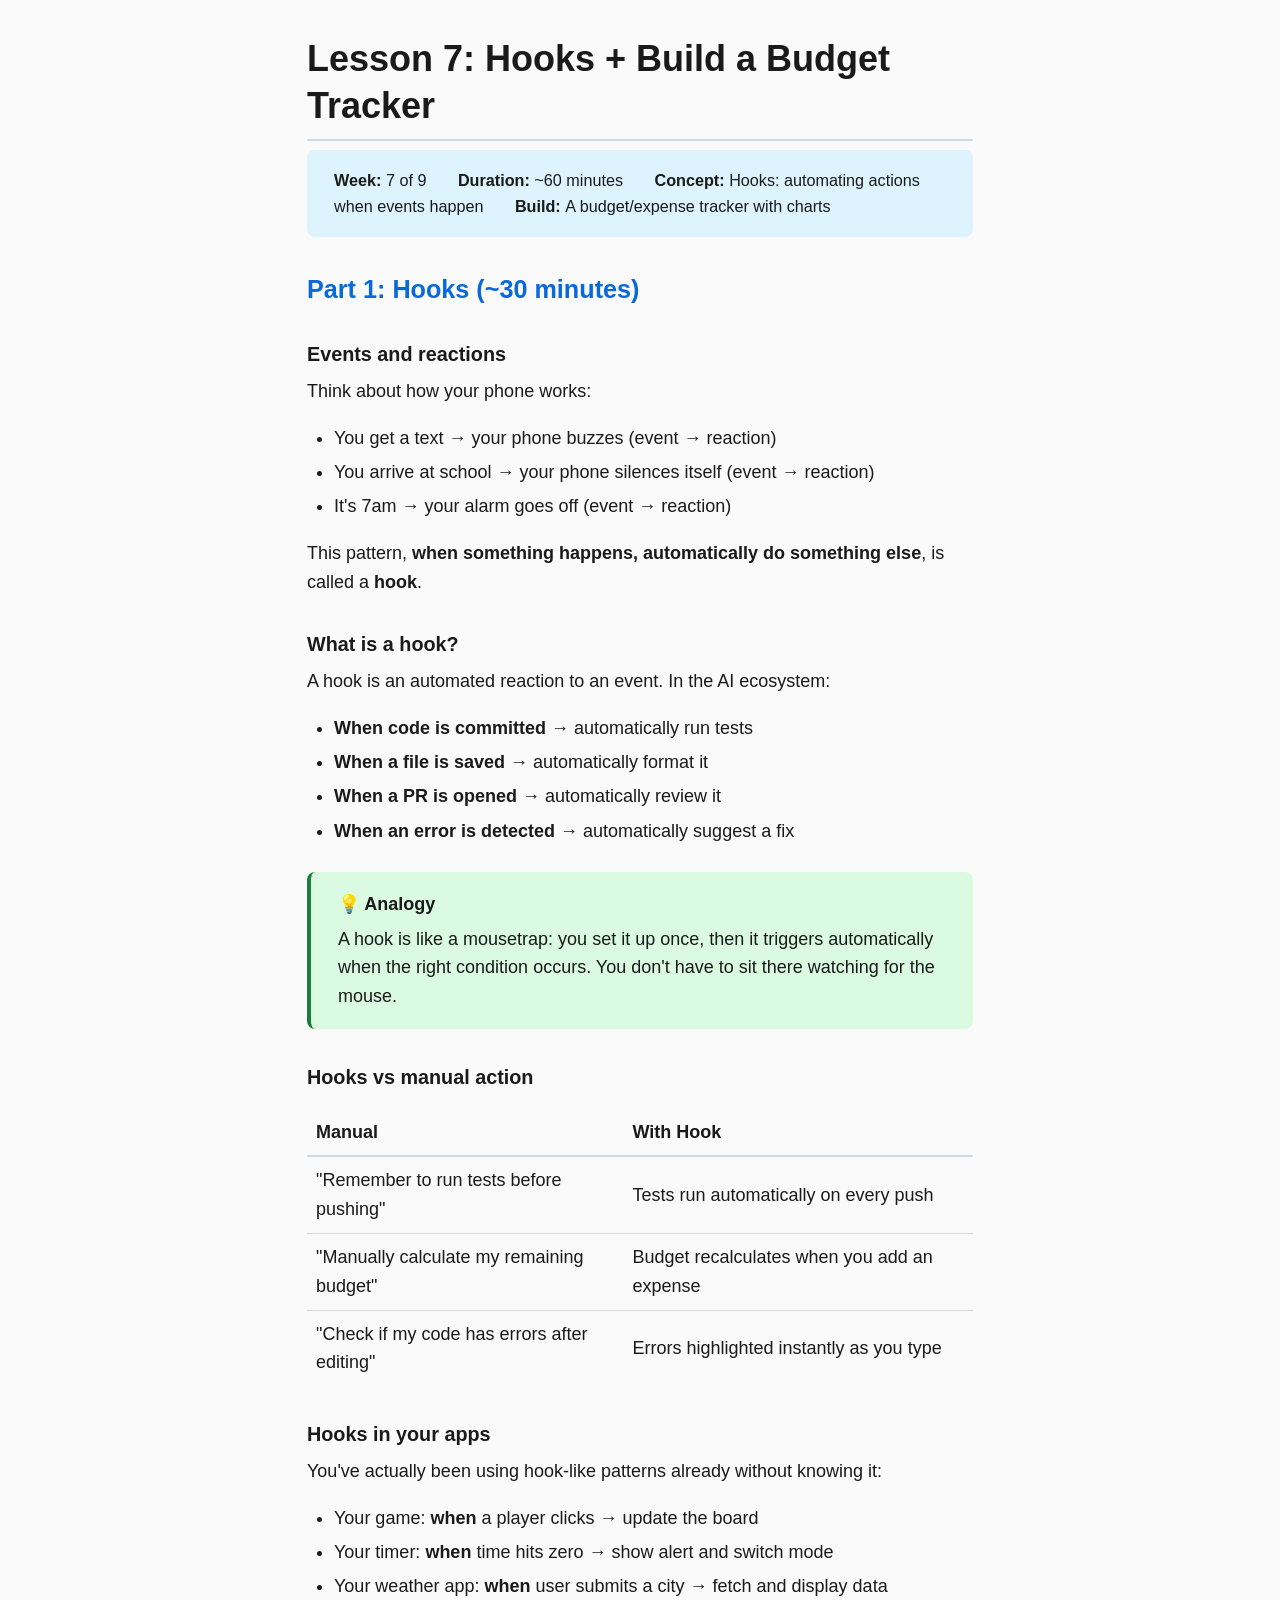
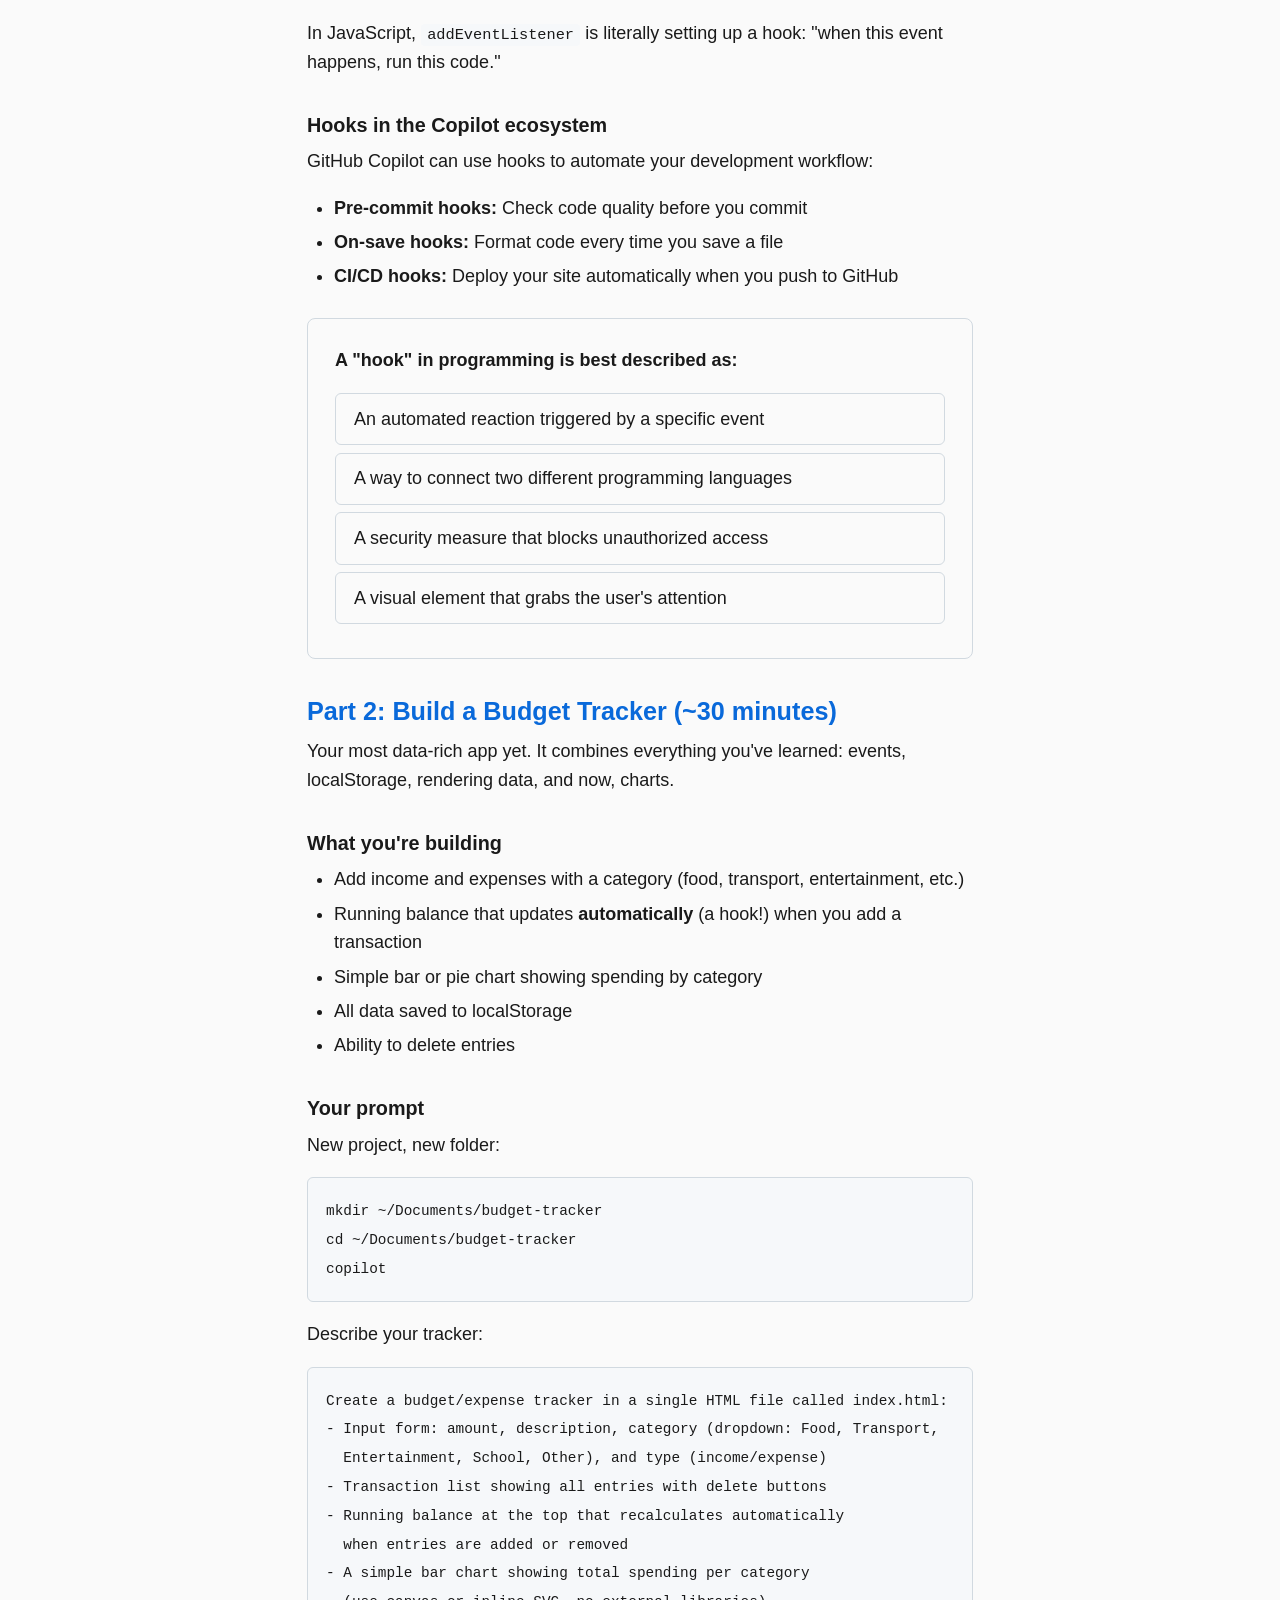
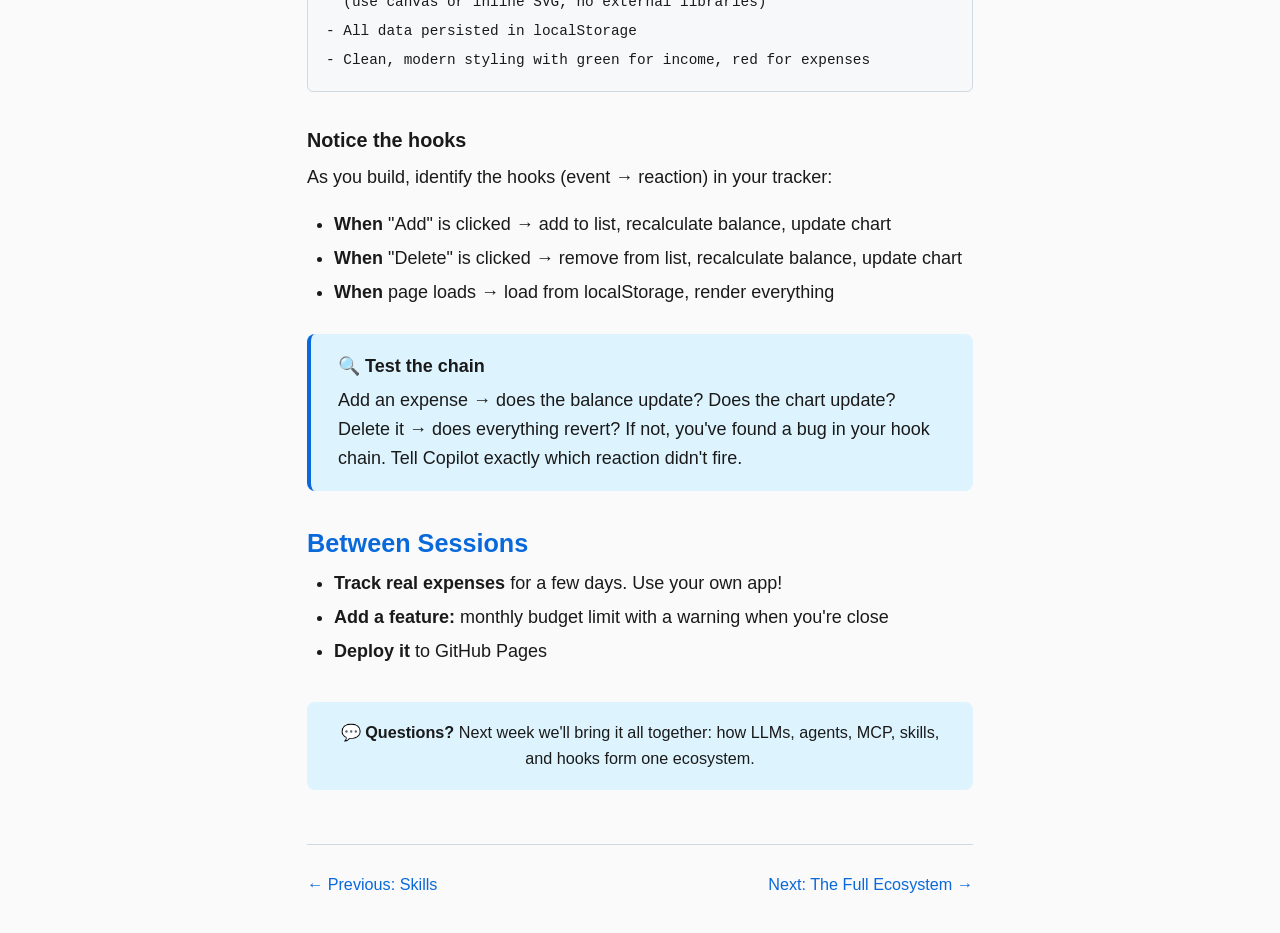
<file: lessons/0007-hooks-and-budget-tracker.html>
<!DOCTYPE html>
<html lang="en">
<head>
  <meta charset="UTF-8">
  <meta name="viewport" content="width=device-width, initial-scale=1.0">
  <title>Lesson 7: Hooks + Build a Budget Tracker</title>
  <link rel="stylesheet" href="../assets/style.css">
</head>
<body>

<h1>Lesson 7: Hooks + Build a Budget Tracker</h1>

<dl class="lesson-meta">
  <dt>Week:</dt><dd>7 of 9</dd>
  <dt>Duration:</dt><dd>~60 minutes</dd>
  <dt>Concept:</dt><dd>Hooks: automating actions when events happen</dd>
  <dt>Build:</dt><dd>A budget/expense tracker with charts</dd>
</dl>

<!-- ═══════════════════════════════════════════ -->
<!-- PART 1: CONCEPT (30 min)                   -->
<!-- ═══════════════════════════════════════════ -->

<h2>Part 1: Hooks (~30 minutes)</h2>

<h3>Events and reactions</h3>
<p>Think about how your phone works:</p>
<ul>
  <li>You get a text → your phone buzzes (event → reaction)</li>
  <li>You arrive at school → your phone silences itself (event → reaction)</li>
  <li>It's 7am → your alarm goes off (event → reaction)</li>
</ul>
<p>This pattern, <strong>when something happens, automatically do something else</strong>, is called a <strong>hook</strong>.</p>

<h3>What is a hook?</h3>
<p>A hook is an automated reaction to an event. In the AI ecosystem:</p>
<ul>
  <li><strong>When code is committed</strong> → automatically run tests</li>
  <li><strong>When a file is saved</strong> → automatically format it</li>
  <li><strong>When a PR is opened</strong> → automatically review it</li>
  <li><strong>When an error is detected</strong> → automatically suggest a fix</li>
</ul>

<div class="callout callout-tip">
  <strong>💡 Analogy</strong>
  A hook is like a mousetrap: you set it up once, then it triggers automatically when the right condition occurs. You don't have to sit there watching for the mouse.
</div>

<h3>Hooks vs manual action</h3>
<table style="width:100%; border-collapse:collapse; margin:1rem 0;">
  <thead>
    <tr style="border-bottom:2px solid var(--color-border); text-align:left;">
      <th style="padding:0.5rem;">Manual</th>
      <th style="padding:0.5rem;">With Hook</th>
    </tr>
  </thead>
  <tbody>
    <tr style="border-bottom:1px solid var(--color-border);">
      <td style="padding:0.5rem;">"Remember to run tests before pushing"</td>
      <td style="padding:0.5rem;">Tests run automatically on every push</td>
    </tr>
    <tr style="border-bottom:1px solid var(--color-border);">
      <td style="padding:0.5rem;">"Manually calculate my remaining budget"</td>
      <td style="padding:0.5rem;">Budget recalculates when you add an expense</td>
    </tr>
    <tr>
      <td style="padding:0.5rem;">"Check if my code has errors after editing"</td>
      <td style="padding:0.5rem;">Errors highlighted instantly as you type</td>
    </tr>
  </tbody>
</table>

<h3>Hooks in your apps</h3>
<p>You've actually been using hook-like patterns already without knowing it:</p>
<ul>
  <li>Your game: <strong>when</strong> a player clicks → update the board</li>
  <li>Your timer: <strong>when</strong> time hits zero → show alert and switch mode</li>
  <li>Your weather app: <strong>when</strong> user submits a city → fetch and display data</li>
</ul>
<p>In JavaScript, <code>addEventListener</code> is literally setting up a hook: "when this event happens, run this code."</p>

<h3>Hooks in the Copilot ecosystem</h3>
<p>GitHub Copilot can use hooks to automate your development workflow:</p>
<ul>
  <li><strong>Pre-commit hooks:</strong> Check code quality before you commit</li>
  <li><strong>On-save hooks:</strong> Format code every time you save a file</li>
  <li><strong>CI/CD hooks:</strong> Deploy your site automatically when you push to GitHub</li>
</ul>

<div class="quiz" data-answer="0">
  <p class="quiz-question">A "hook" in programming is best described as:</p>
  <span class="quiz-option">An automated reaction triggered by a specific event </span>
  <span class="quiz-option">A way to connect two different programming languages </span>
  <span class="quiz-option">A security measure that blocks unauthorized access   </span>
  <span class="quiz-option">A visual element that grabs the user's attention     </span>
  <div class="quiz-feedback"></div>
</div>

<!-- ═══════════════════════════════════════════ -->
<!-- PART 2: BUILD (30 min)                     -->
<!-- ═══════════════════════════════════════════ -->

<h2>Part 2: Build a Budget Tracker (~30 minutes)</h2>

<p>Your most data-rich app yet. It combines everything you've learned: events, localStorage, rendering data, and now, charts.</p>

<h3>What you're building</h3>
<ul>
  <li>Add income and expenses with a category (food, transport, entertainment, etc.)</li>
  <li>Running balance that updates <strong>automatically</strong> (a hook!) when you add a transaction</li>
  <li>Simple bar or pie chart showing spending by category</li>
  <li>All data saved to localStorage</li>
  <li>Ability to delete entries</li>
</ul>

<h3>Your prompt</h3>
<p>New project, new folder:</p>
<pre><code>mkdir ~/Documents/budget-tracker
cd ~/Documents/budget-tracker
copilot</code></pre>

<p>Describe your tracker:</p>
<pre><code>Create a budget/expense tracker in a single HTML file called index.html:
- Input form: amount, description, category (dropdown: Food, Transport, 
  Entertainment, School, Other), and type (income/expense)
- Transaction list showing all entries with delete buttons
- Running balance at the top that recalculates automatically 
  when entries are added or removed
- A simple bar chart showing total spending per category 
  (use canvas or inline SVG, no external libraries)
- All data persisted in localStorage
- Clean, modern styling with green for income, red for expenses</code></pre>

<h3>Notice the hooks</h3>
<p>As you build, identify the hooks (event → reaction) in your tracker:</p>
<ul>
  <li><strong>When</strong> "Add" is clicked → add to list, recalculate balance, update chart</li>
  <li><strong>When</strong> "Delete" is clicked → remove from list, recalculate balance, update chart</li>
  <li><strong>When</strong> page loads → load from localStorage, render everything</li>
</ul>

<div class="callout callout-try">
  <strong>🔍 Test the chain</strong>
  Add an expense → does the balance update? Does the chart update? Delete it → does everything revert? If not, you've found a bug in your hook chain. Tell Copilot exactly which reaction didn't fire.
</div>

<h2>Between Sessions</h2>
<ul>
  <li><strong>Track real expenses</strong> for a few days. Use your own app!</li>
  <li><strong>Add a feature:</strong> monthly budget limit with a warning when you're close</li>
  <li><strong>Deploy it</strong> to GitHub Pages</li>
</ul>

<div class="ask-teacher">
  💬 <strong>Questions?</strong> Next week we'll bring it all together: how LLMs, agents, MCP, skills, and hooks form one ecosystem.
</div>

<nav class="lesson-nav">
  <a href="0006-skills-and-weather-dashboard.html">← Previous: Skills</a>
  <a href="0008-ecosystem-and-budget-tracker.html">Next: The Full Ecosystem →</a>
</nav>

<script src="../assets/quiz.js"></script>
</body>
</html>
</file>
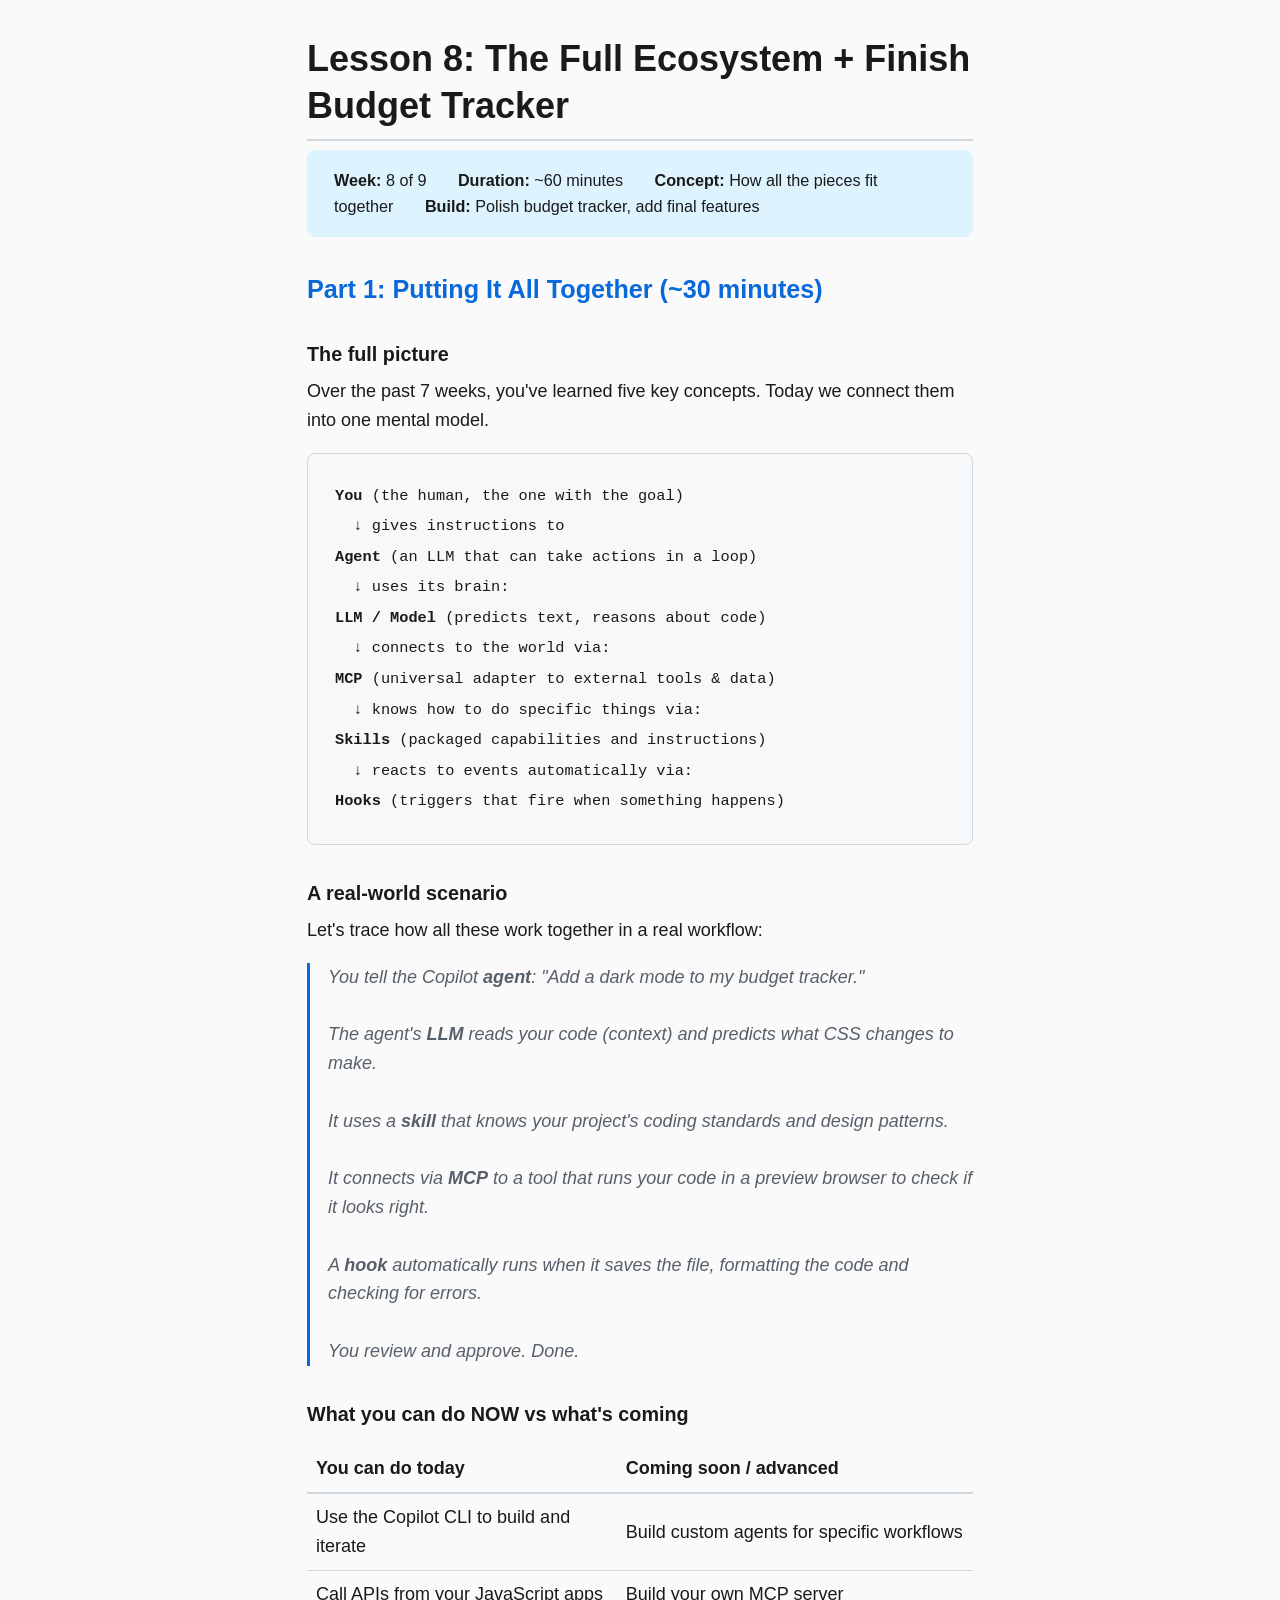
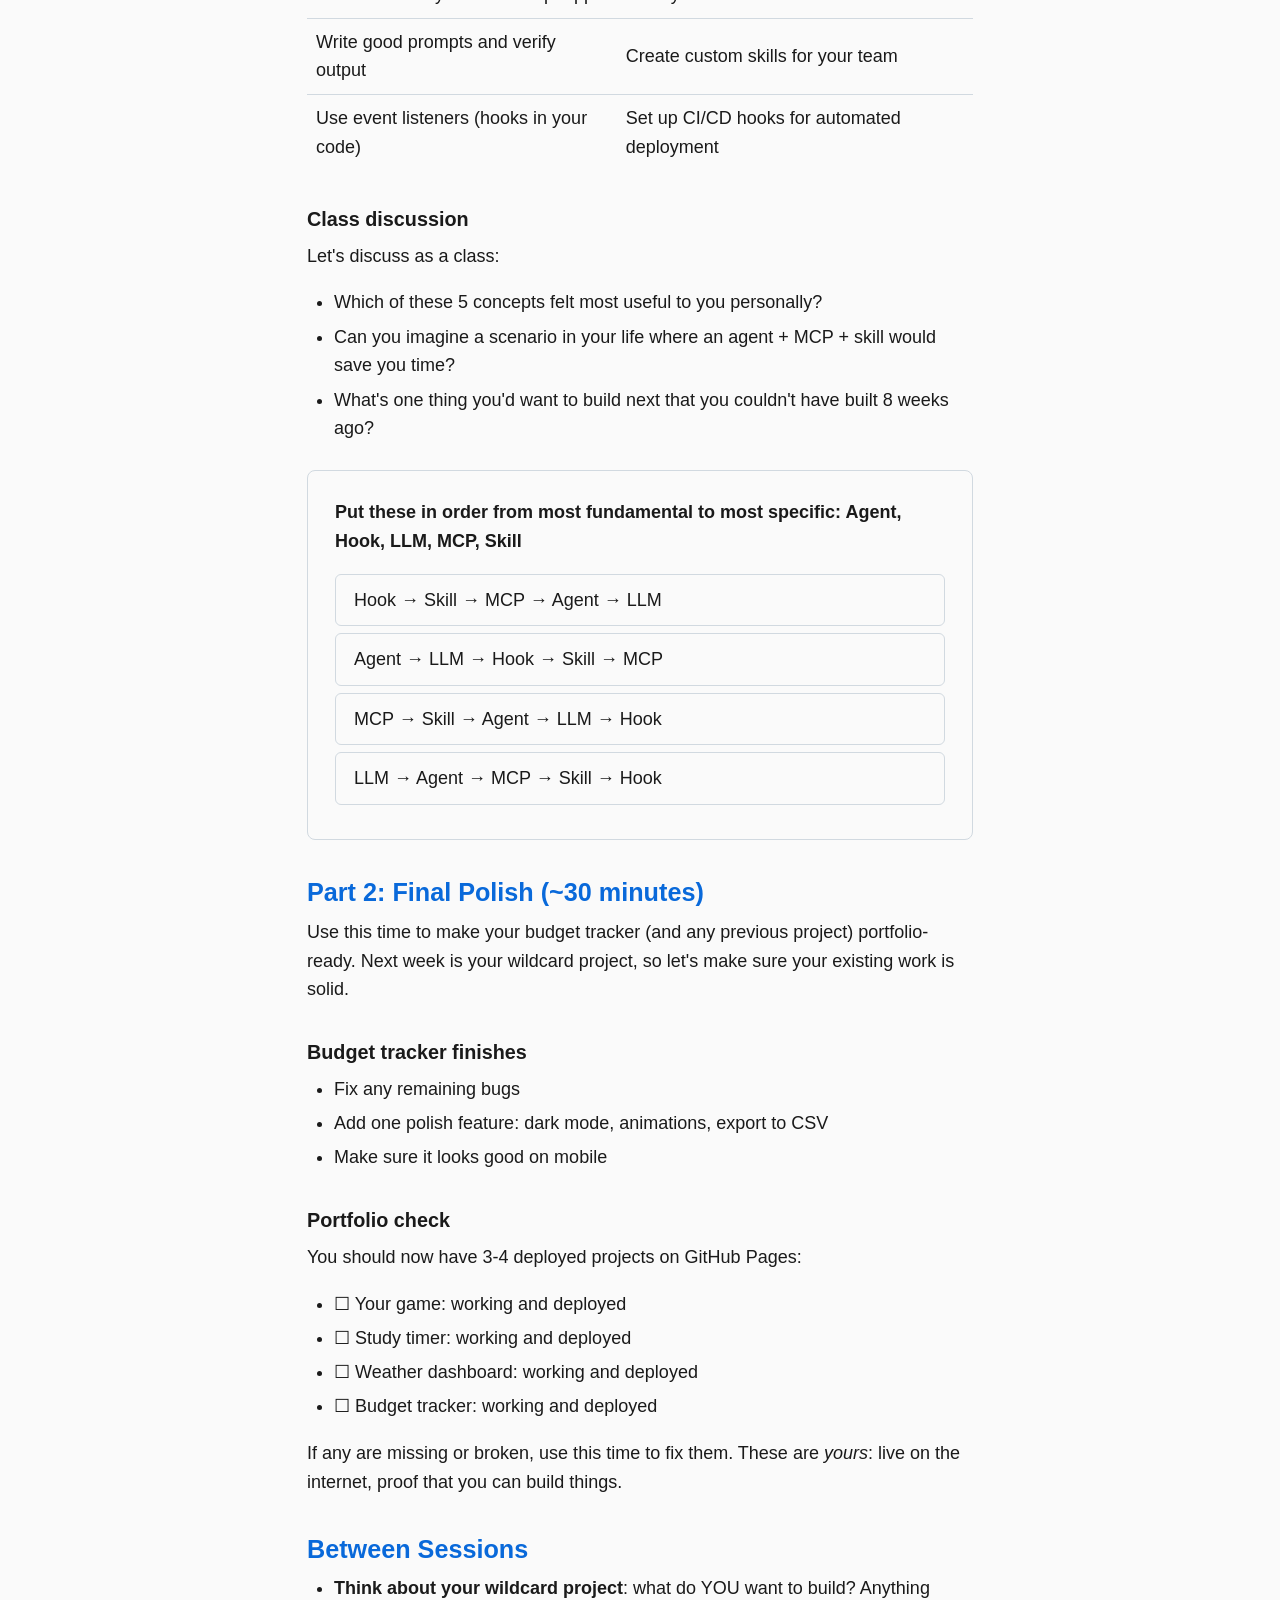
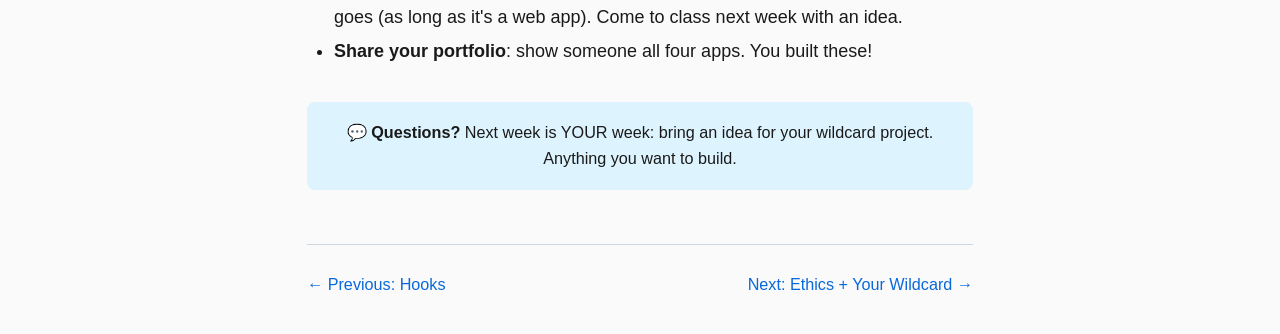
<file: lessons/0008-ecosystem-and-budget-tracker.html>
<!DOCTYPE html>
<html lang="en">
<head>
  <meta charset="UTF-8">
  <meta name="viewport" content="width=device-width, initial-scale=1.0">
  <title>Lesson 8: The Ecosystem + Finish Budget Tracker</title>
  <link rel="stylesheet" href="../assets/style.css">
</head>
<body>

<h1>Lesson 8: The Full Ecosystem + Finish Budget Tracker</h1>

<dl class="lesson-meta">
  <dt>Week:</dt><dd>8 of 9</dd>
  <dt>Duration:</dt><dd>~60 minutes</dd>
  <dt>Concept:</dt><dd>How all the pieces fit together</dd>
  <dt>Build:</dt><dd>Polish budget tracker, add final features</dd>
</dl>

<!-- ═══════════════════════════════════════════ -->
<!-- PART 1: CONCEPT (30 min)                   -->
<!-- ═══════════════════════════════════════════ -->

<h2>Part 1: Putting It All Together (~30 minutes)</h2>

<h3>The full picture</h3>
<p>Over the past 7 weeks, you've learned five key concepts. Today we connect them into one mental model.</p>

<div style="background:var(--color-code-bg); border:1px solid var(--color-border); border-radius:8px; padding:1.5rem; margin:1rem 0; font-family:var(--font-mono); font-size:0.85rem; line-height:2;">
  <strong>You</strong> (the human, the one with the goal)<br>
  &nbsp;&nbsp;↓ gives instructions to<br>
  <strong>Agent</strong> (an LLM that can take actions in a loop)<br>
  &nbsp;&nbsp;↓ uses its brain:<br>
  <strong>LLM / Model</strong> (predicts text, reasons about code)<br>
  &nbsp;&nbsp;↓ connects to the world via:<br>
  <strong>MCP</strong> (universal adapter to external tools & data)<br>
  &nbsp;&nbsp;↓ knows how to do specific things via:<br>
  <strong>Skills</strong> (packaged capabilities and instructions)<br>
  &nbsp;&nbsp;↓ reacts to events automatically via:<br>
  <strong>Hooks</strong> (triggers that fire when something happens)
</div>

<h3>A real-world scenario</h3>
<p>Let's trace how all these work together in a real workflow:</p>

<blockquote>
  You tell the Copilot <strong>agent</strong>: "Add a dark mode to my budget tracker."<br><br>
  The agent's <strong>LLM</strong> reads your code (context) and predicts what CSS changes to make.<br><br>
  It uses a <strong>skill</strong> that knows your project's coding standards and design patterns.<br><br>
  It connects via <strong>MCP</strong> to a tool that runs your code in a preview browser to check if it looks right.<br><br>
  A <strong>hook</strong> automatically runs when it saves the file, formatting the code and checking for errors.<br><br>
  You review and approve. Done.
</blockquote>

<h3>What you can do NOW vs what's coming</h3>
<table style="width:100%; border-collapse:collapse; margin:1rem 0;">
  <thead>
    <tr style="border-bottom:2px solid var(--color-border); text-align:left;">
      <th style="padding:0.5rem;">You can do today</th>
      <th style="padding:0.5rem;">Coming soon / advanced</th>
    </tr>
  </thead>
  <tbody>
    <tr style="border-bottom:1px solid var(--color-border);">
      <td style="padding:0.5rem;">Use the Copilot CLI to build and iterate</td>
      <td style="padding:0.5rem;">Build custom agents for specific workflows</td>
    </tr>
    <tr style="border-bottom:1px solid var(--color-border);">
      <td style="padding:0.5rem;">Call APIs from your JavaScript apps</td>
      <td style="padding:0.5rem;">Build your own MCP server</td>
    </tr>
    <tr style="border-bottom:1px solid var(--color-border);">
      <td style="padding:0.5rem;">Write good prompts and verify output</td>
      <td style="padding:0.5rem;">Create custom skills for your team</td>
    </tr>
    <tr>
      <td style="padding:0.5rem;">Use event listeners (hooks in your code)</td>
      <td style="padding:0.5rem;">Set up CI/CD hooks for automated deployment</td>
    </tr>
  </tbody>
</table>

<h3>Class discussion</h3>
<p>Let's discuss as a class:</p>
<ul>
  <li>Which of these 5 concepts felt most useful to you personally?</li>
  <li>Can you imagine a scenario in your life where an agent + MCP + skill would save you time?</li>
  <li>What's one thing you'd want to build next that you couldn't have built 8 weeks ago?</li>
</ul>

<div class="quiz" data-answer="3">
  <p class="quiz-question">Put these in order from most fundamental to most specific: Agent, Hook, LLM, MCP, Skill</p>
  <span class="quiz-option">Hook → Skill → MCP → Agent → LLM            </span>
  <span class="quiz-option">Agent → LLM → Hook → Skill → MCP            </span>
  <span class="quiz-option">MCP → Skill → Agent → LLM → Hook            </span>
  <span class="quiz-option">LLM → Agent → MCP → Skill → Hook            </span>
  <div class="quiz-feedback"></div>
</div>

<!-- ═══════════════════════════════════════════ -->
<!-- PART 2: BUILD (30 min)                     -->
<!-- ═══════════════════════════════════════════ -->

<h2>Part 2: Final Polish (~30 minutes)</h2>

<p>Use this time to make your budget tracker (and any previous project) portfolio-ready. Next week is your wildcard project, so let's make sure your existing work is solid.</p>

<h3>Budget tracker finishes</h3>
<ul>
  <li>Fix any remaining bugs</li>
  <li>Add one polish feature: dark mode, animations, export to CSV</li>
  <li>Make sure it looks good on mobile</li>
</ul>

<h3>Portfolio check</h3>
<p>You should now have 3-4 deployed projects on GitHub Pages:</p>
<ul>
  <li>☐ Your game: working and deployed</li>
  <li>☐ Study timer: working and deployed</li>
  <li>☐ Weather dashboard: working and deployed</li>
  <li>☐ Budget tracker: working and deployed</li>
</ul>
<p>If any are missing or broken, use this time to fix them. These are <em>yours</em>: live on the internet, proof that you can build things.</p>

<h2>Between Sessions</h2>
<ul>
  <li><strong>Think about your wildcard project</strong>: what do YOU want to build? Anything goes (as long as it's a web app). Come to class next week with an idea.</li>
  <li><strong>Share your portfolio</strong>: show someone all four apps. You built these!</li>
</ul>

<div class="ask-teacher">
  💬 <strong>Questions?</strong> Next week is YOUR week: bring an idea for your wildcard project. Anything you want to build.
</div>

<nav class="lesson-nav">
  <a href="0007-hooks-and-budget-tracker.html">← Previous: Hooks</a>
  <a href="0009-ethics-and-wildcard.html">Next: Ethics + Your Wildcard →</a>
</nav>

<script src="../assets/quiz.js"></script>
</body>
</html>
</file>
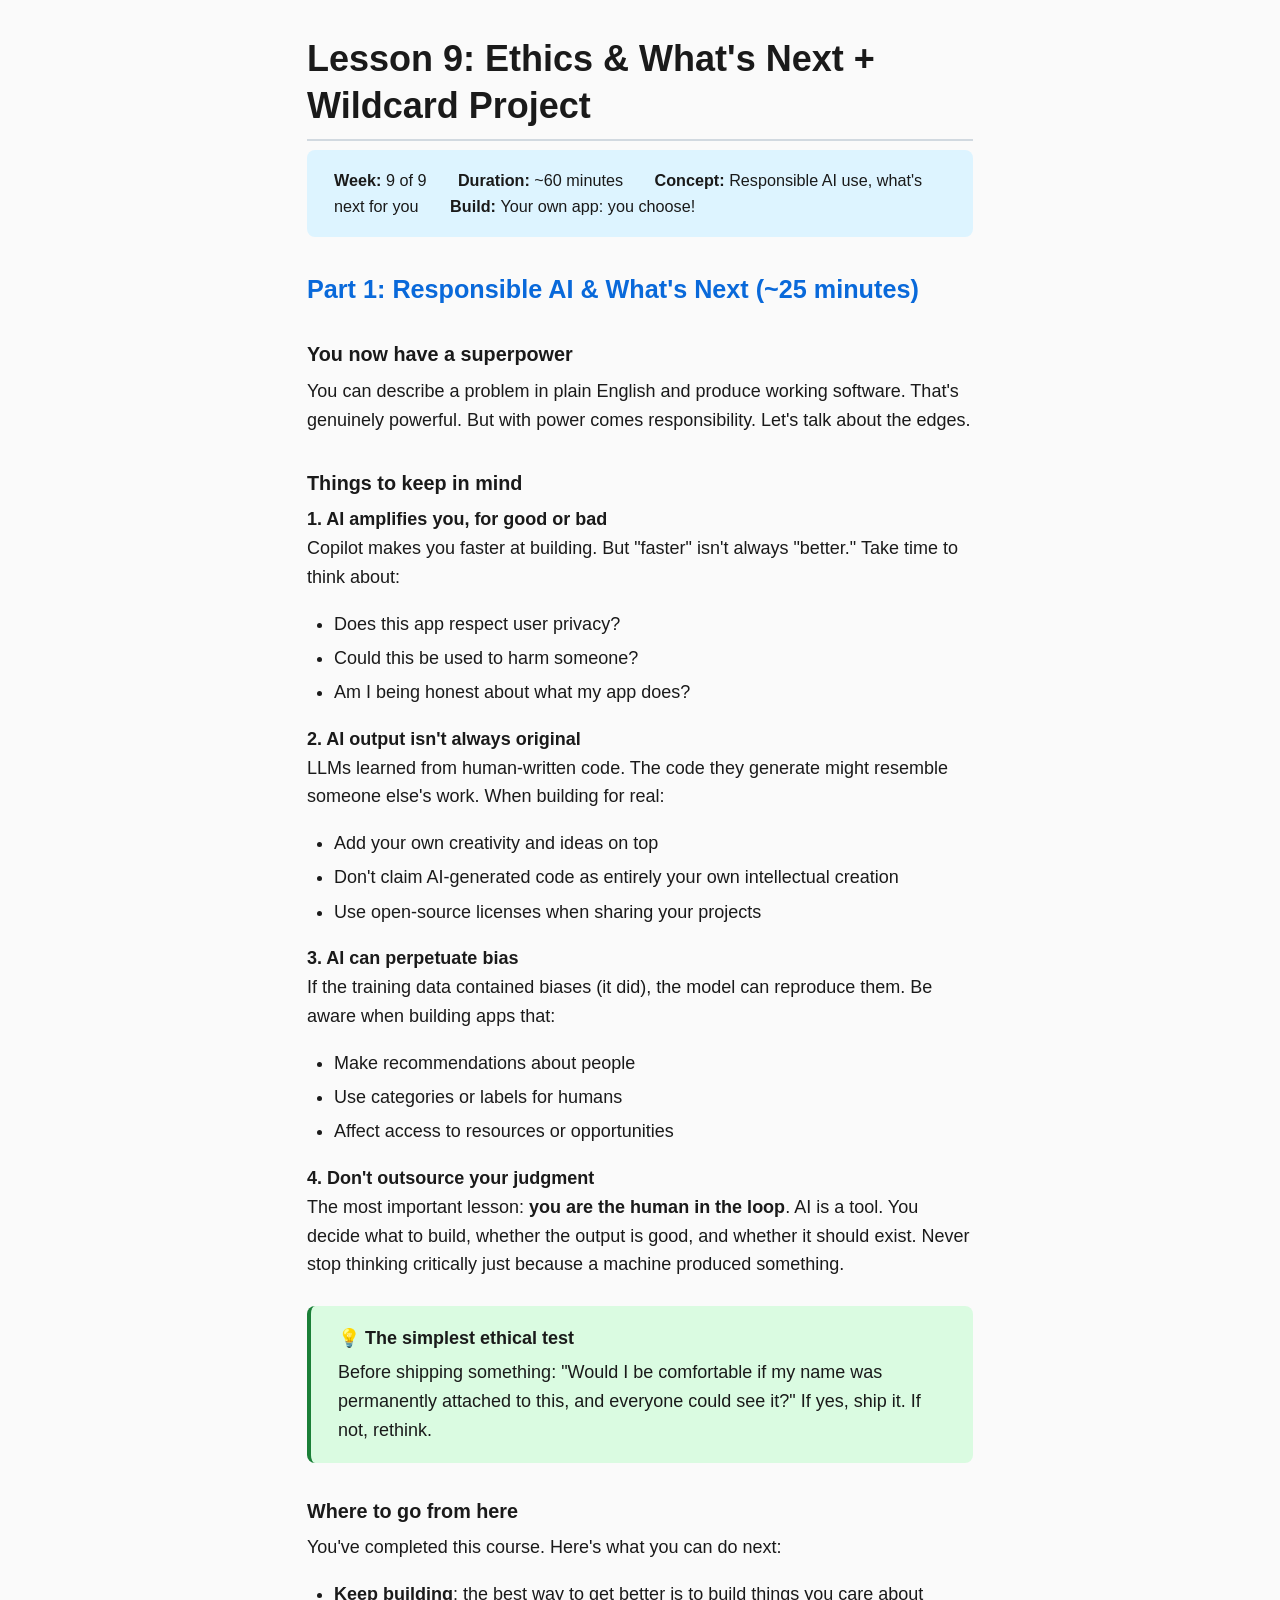
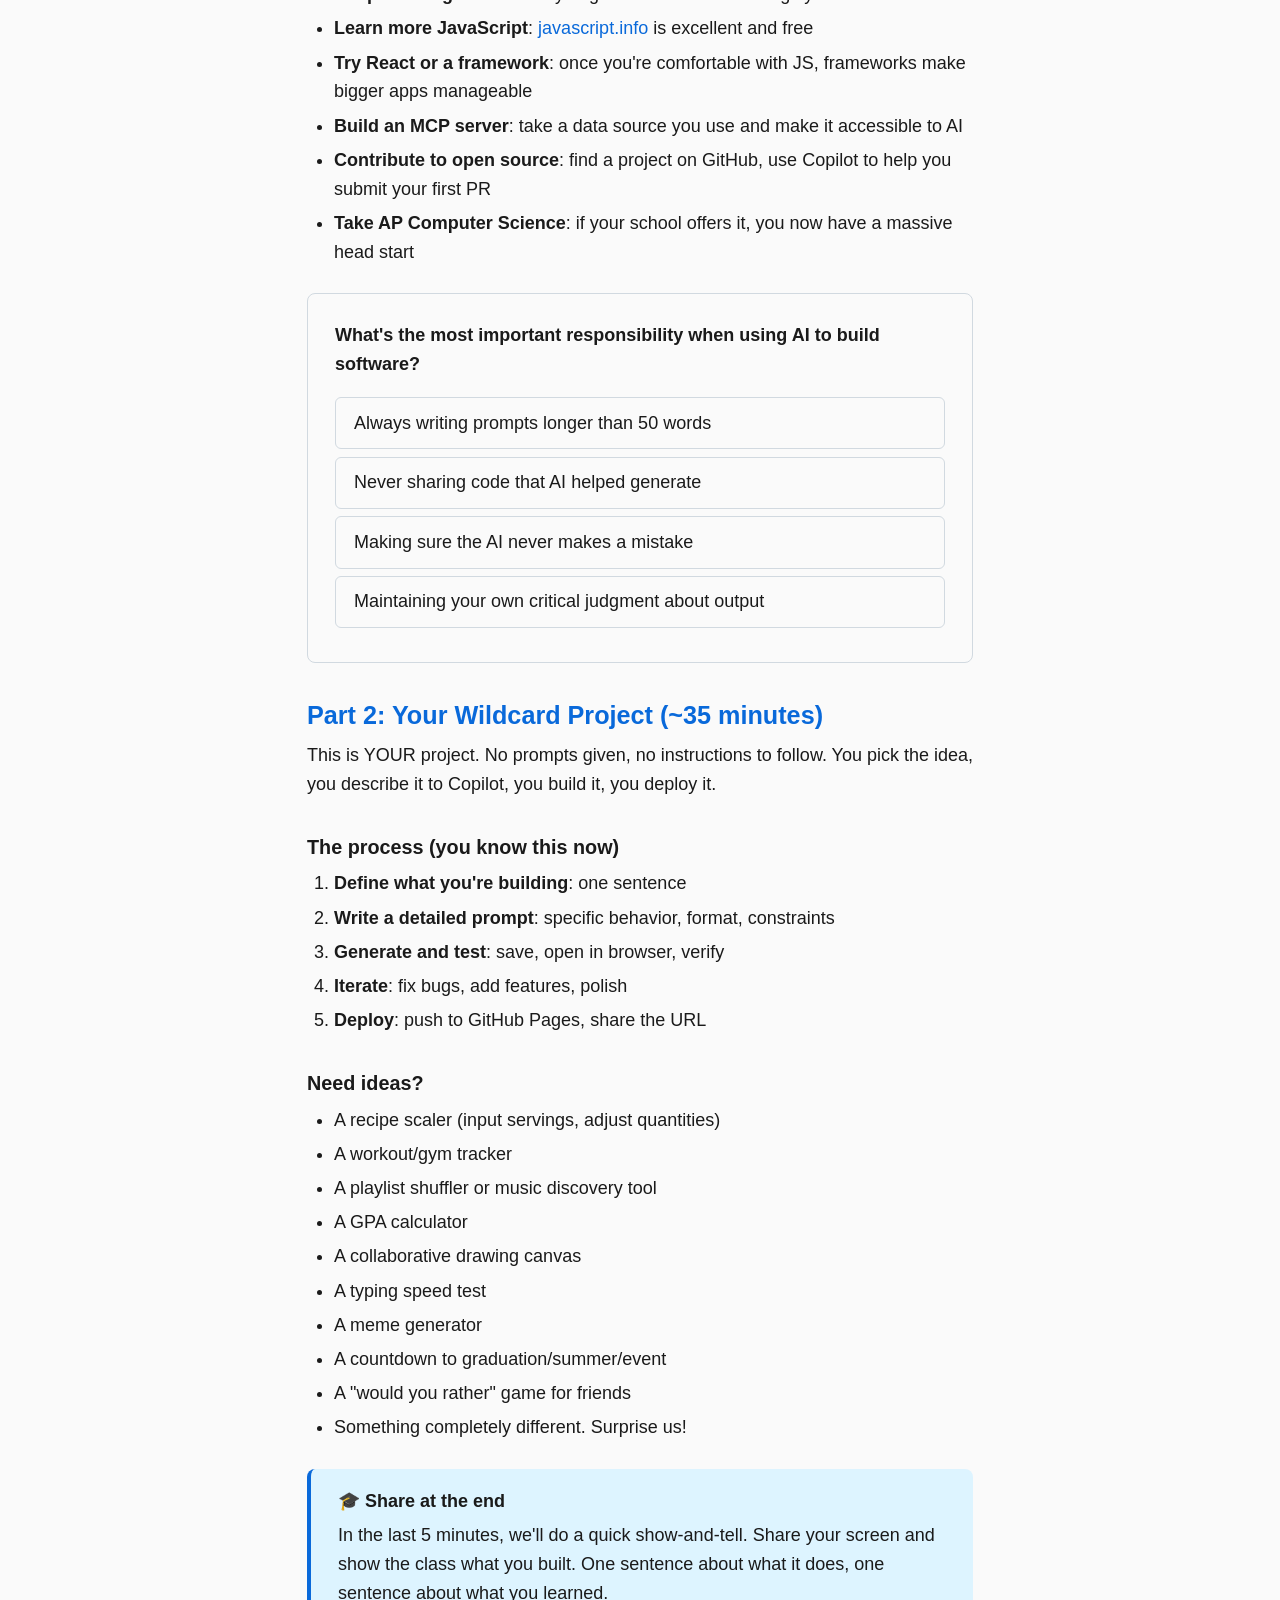
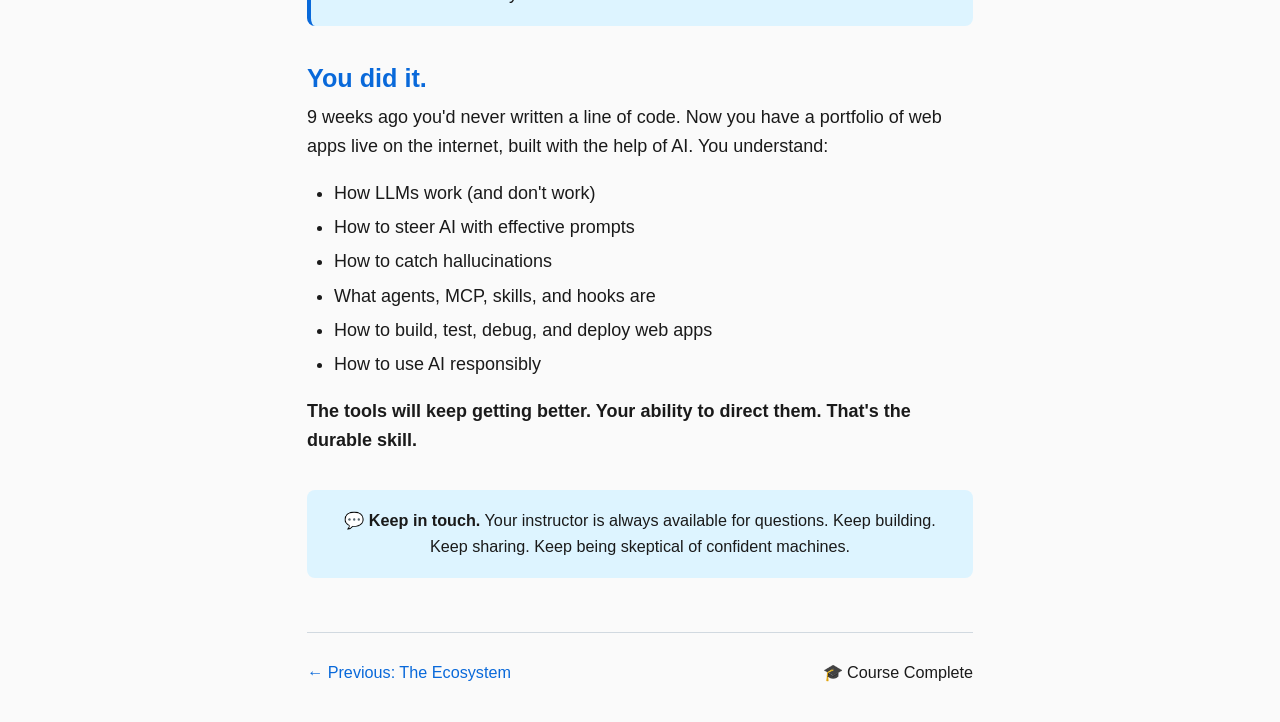
<file: lessons/0009-ethics-and-wildcard.html>
<!DOCTYPE html>
<html lang="en">
<head>
  <meta charset="UTF-8">
  <meta name="viewport" content="width=device-width, initial-scale=1.0">
  <title>Lesson 9: Ethics & What's Next + Wildcard Project</title>
  <link rel="stylesheet" href="../assets/style.css">
</head>
<body>

<h1>Lesson 9: Ethics & What's Next + Wildcard Project</h1>

<dl class="lesson-meta">
  <dt>Week:</dt><dd>9 of 9</dd>
  <dt>Duration:</dt><dd>~60 minutes</dd>
  <dt>Concept:</dt><dd>Responsible AI use, what's next for you</dd>
  <dt>Build:</dt><dd>Your own app: you choose!</dd>
</dl>

<!-- ═══════════════════════════════════════════ -->
<!-- PART 1: CONCEPT (25 min)                   -->
<!-- ═══════════════════════════════════════════ -->

<h2>Part 1: Responsible AI & What's Next (~25 minutes)</h2>

<h3>You now have a superpower</h3>
<p>You can describe a problem in plain English and produce working software. That's genuinely powerful. But with power comes responsibility. Let's talk about the edges.</p>

<h3>Things to keep in mind</h3>

<h4>1. AI amplifies you, for good or bad</h4>
<p>Copilot makes you faster at building. But "faster" isn't always "better." Take time to think about:</p>
<ul>
  <li>Does this app respect user privacy?</li>
  <li>Could this be used to harm someone?</li>
  <li>Am I being honest about what my app does?</li>
</ul>

<h4>2. AI output isn't always original</h4>
<p>LLMs learned from human-written code. The code they generate might resemble someone else's work. When building for real:</p>
<ul>
  <li>Add your own creativity and ideas on top</li>
  <li>Don't claim AI-generated code as entirely your own intellectual creation</li>
  <li>Use open-source licenses when sharing your projects</li>
</ul>

<h4>3. AI can perpetuate bias</h4>
<p>If the training data contained biases (it did), the model can reproduce them. Be aware when building apps that:</p>
<ul>
  <li>Make recommendations about people</li>
  <li>Use categories or labels for humans</li>
  <li>Affect access to resources or opportunities</li>
</ul>

<h4>4. Don't outsource your judgment</h4>
<p>The most important lesson: <strong>you are the human in the loop</strong>. AI is a tool. You decide what to build, whether the output is good, and whether it should exist. Never stop thinking critically just because a machine produced something.</p>

<div class="callout callout-tip">
  <strong>💡 The simplest ethical test</strong>
  Before shipping something: "Would I be comfortable if my name was permanently attached to this, and everyone could see it?" If yes, ship it. If not, rethink.
</div>

<h3>Where to go from here</h3>
<p>You've completed this course. Here's what you can do next:</p>
<ul>
  <li><strong>Keep building</strong>: the best way to get better is to build things you care about</li>
  <li><strong>Learn more JavaScript</strong>: <a href="https://javascript.info/">javascript.info</a> is excellent and free</li>
  <li><strong>Try React or a framework</strong>: once you're comfortable with JS, frameworks make bigger apps manageable</li>
  <li><strong>Build an MCP server</strong>: take a data source you use and make it accessible to AI</li>
  <li><strong>Contribute to open source</strong>: find a project on GitHub, use Copilot to help you submit your first PR</li>
  <li><strong>Take AP Computer Science</strong>: if your school offers it, you now have a massive head start</li>
</ul>

<div class="quiz" data-answer="3">
  <p class="quiz-question">What's the most important responsibility when using AI to build software?</p>
  <span class="quiz-option">Always writing prompts longer than 50 words         </span>
  <span class="quiz-option">Never sharing code that AI helped generate           </span>
  <span class="quiz-option">Making sure the AI never makes a mistake             </span>
  <span class="quiz-option">Maintaining your own critical judgment about output   </span>
  <div class="quiz-feedback"></div>
</div>

<!-- ═══════════════════════════════════════════ -->
<!-- PART 2: BUILD (35 min)                     -->
<!-- ═══════════════════════════════════════════ -->

<h2>Part 2: Your Wildcard Project (~35 minutes)</h2>

<p>This is YOUR project. No prompts given, no instructions to follow. You pick the idea, you describe it to Copilot, you build it, you deploy it.</p>

<h3>The process (you know this now)</h3>
<ol>
  <li><strong>Define what you're building</strong>: one sentence</li>
  <li><strong>Write a detailed prompt</strong>: specific behavior, format, constraints</li>
  <li><strong>Generate and test</strong>: save, open in browser, verify</li>
  <li><strong>Iterate</strong>: fix bugs, add features, polish</li>
  <li><strong>Deploy</strong>: push to GitHub Pages, share the URL</li>
</ol>

<h3>Need ideas?</h3>
<ul>
  <li>A recipe scaler (input servings, adjust quantities)</li>
  <li>A workout/gym tracker</li>
  <li>A playlist shuffler or music discovery tool</li>
  <li>A GPA calculator</li>
  <li>A collaborative drawing canvas</li>
  <li>A typing speed test</li>
  <li>A meme generator</li>
  <li>A countdown to graduation/summer/event</li>
  <li>A "would you rather" game for friends</li>
  <li>Something completely different. Surprise us!</li>
</ul>

<div class="callout callout-try">
  <strong>🎓 Share at the end</strong>
  In the last 5 minutes, we'll do a quick show-and-tell. Share your screen and show the class what you built. One sentence about what it does, one sentence about what you learned.
</div>

<h2>You did it.</h2>
<p>9 weeks ago you'd never written a line of code. Now you have a portfolio of web apps live on the internet, built with the help of AI. You understand:</p>
<ul>
  <li>How LLMs work (and don't work)</li>
  <li>How to steer AI with effective prompts</li>
  <li>How to catch hallucinations</li>
  <li>What agents, MCP, skills, and hooks are</li>
  <li>How to build, test, debug, and deploy web apps</li>
  <li>How to use AI responsibly</li>
</ul>

<p><strong>The tools will keep getting better. Your ability to direct them. That's the durable skill.</strong></p>

<div class="ask-teacher">
  💬 <strong>Keep in touch.</strong> Your instructor is always available for questions. Keep building. Keep sharing. Keep being skeptical of confident machines.
</div>

<nav class="lesson-nav">
  <a href="0008-ecosystem-and-budget-tracker.html">← Previous: The Ecosystem</a>
  <span>🎓 Course Complete</span>
</nav>

<script src="../assets/quiz.js"></script>
</body>
</html>
</file>
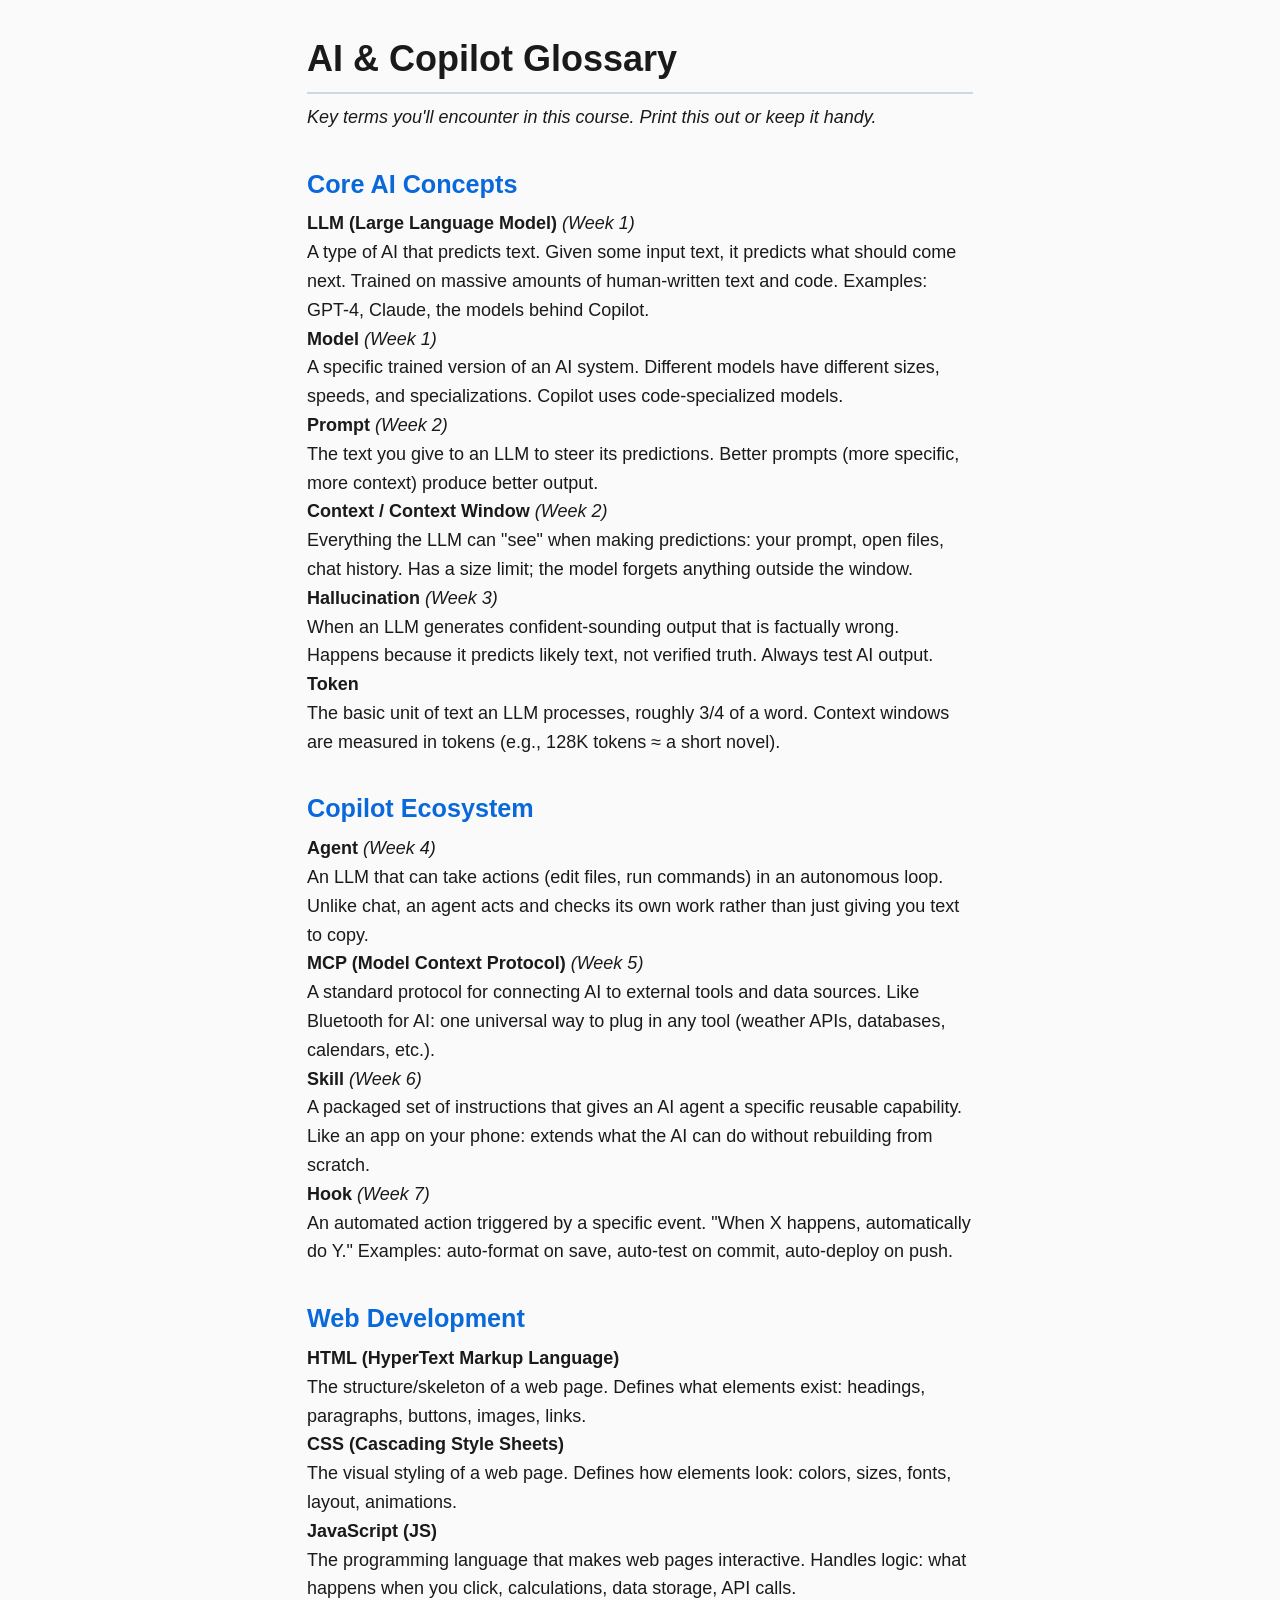
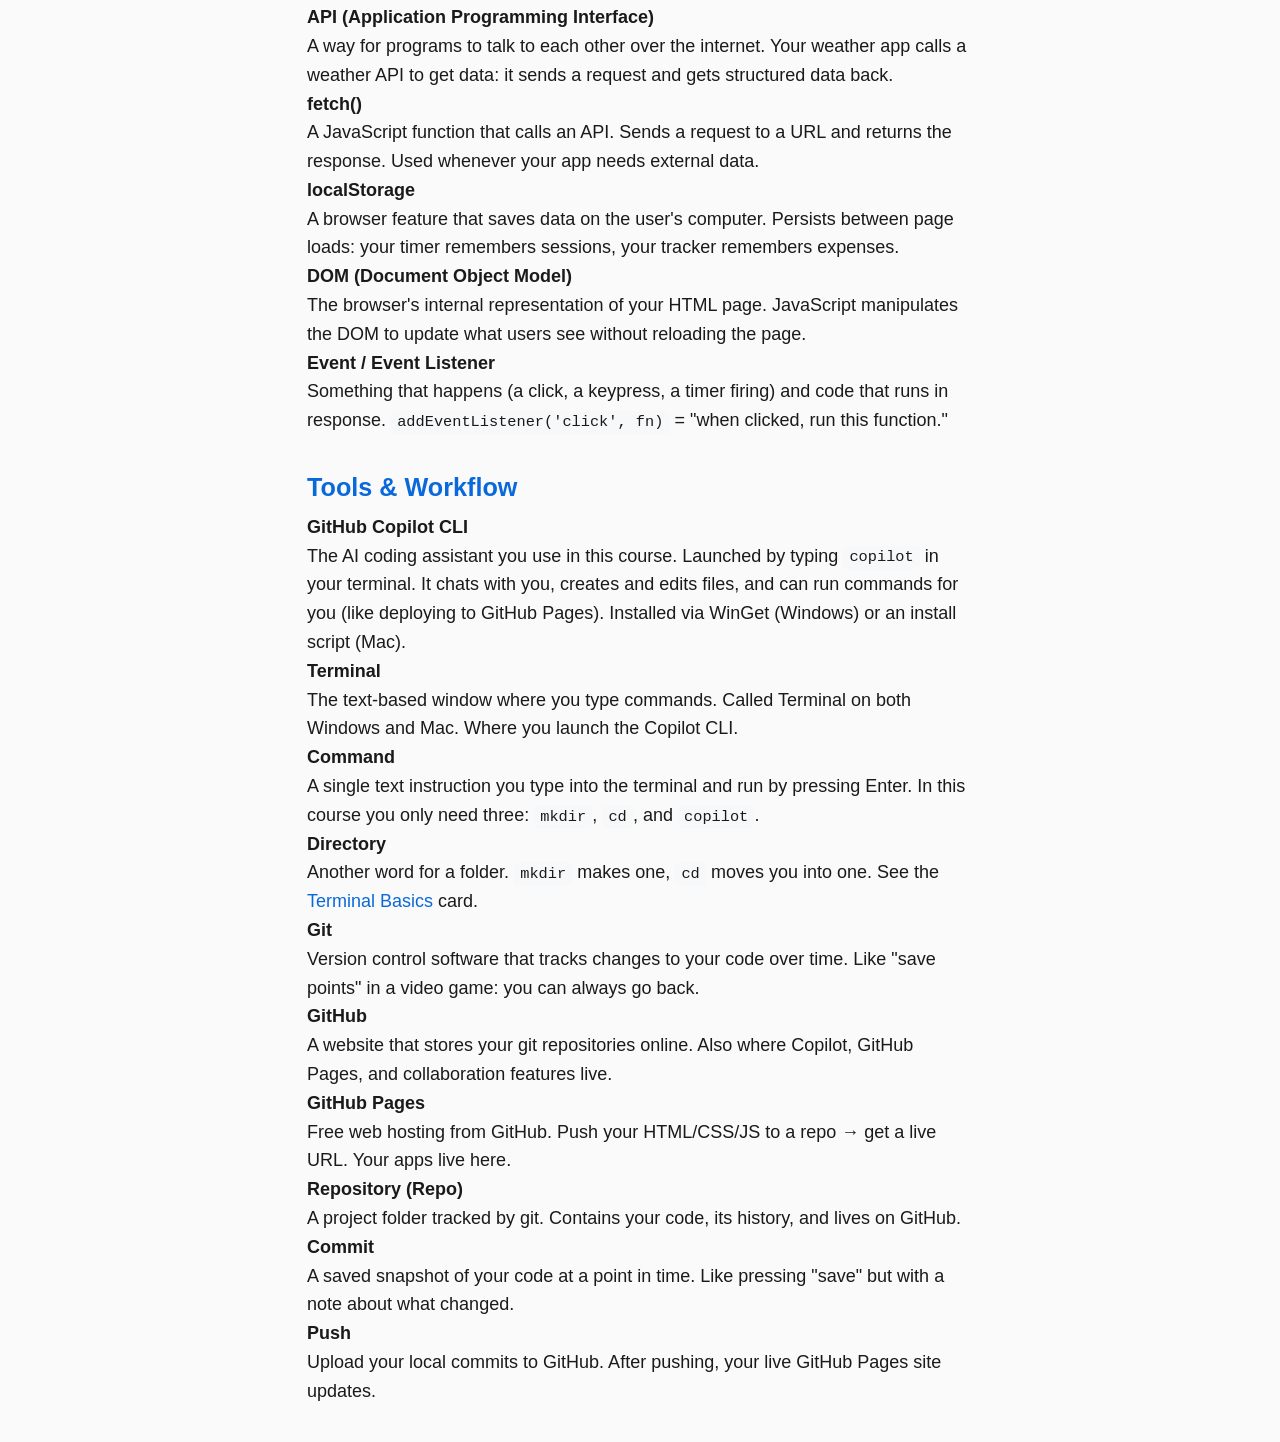
<file: reference/glossary.html>
<!DOCTYPE html>
<html lang="en">
<head>
  <meta charset="UTF-8">
  <meta name="viewport" content="width=device-width, initial-scale=1.0">
  <title>Reference: AI & Copilot Glossary</title>
  <link rel="stylesheet" href="../assets/style.css">
</head>
<body>

<h1>AI & Copilot Glossary</h1>
<p><em>Key terms you'll encounter in this course. Print this out or keep it handy.</em></p>

<h2>Core AI Concepts</h2>

<dl>
  <dt><strong>LLM (Large Language Model)</strong> <em>(Week 1)</em></dt>
  <dd>A type of AI that predicts text. Given some input text, it predicts what should come next. Trained on massive amounts of human-written text and code. Examples: GPT-4, Claude, the models behind Copilot.</dd>

  <dt><strong>Model</strong> <em>(Week 1)</em></dt>
  <dd>A specific trained version of an AI system. Different models have different sizes, speeds, and specializations. Copilot uses code-specialized models.</dd>

  <dt><strong>Prompt</strong> <em>(Week 2)</em></dt>
  <dd>The text you give to an LLM to steer its predictions. Better prompts (more specific, more context) produce better output.</dd>

  <dt><strong>Context / Context Window</strong> <em>(Week 2)</em></dt>
  <dd>Everything the LLM can "see" when making predictions: your prompt, open files, chat history. Has a size limit; the model forgets anything outside the window.</dd>

  <dt><strong>Hallucination</strong> <em>(Week 3)</em></dt>
  <dd>When an LLM generates confident-sounding output that is factually wrong. Happens because it predicts likely text, not verified truth. Always test AI output.</dd>

  <dt><strong>Token</strong></dt>
  <dd>The basic unit of text an LLM processes, roughly 3/4 of a word. Context windows are measured in tokens (e.g., 128K tokens ≈ a short novel).</dd>
</dl>

<h2>Copilot Ecosystem</h2>

<dl>
  <dt><strong>Agent</strong> <em>(Week 4)</em></dt>
  <dd>An LLM that can take actions (edit files, run commands) in an autonomous loop. Unlike chat, an agent acts and checks its own work rather than just giving you text to copy.</dd>

  <dt><strong>MCP (Model Context Protocol)</strong> <em>(Week 5)</em></dt>
  <dd>A standard protocol for connecting AI to external tools and data sources. Like Bluetooth for AI: one universal way to plug in any tool (weather APIs, databases, calendars, etc.).</dd>

  <dt><strong>Skill</strong> <em>(Week 6)</em></dt>
  <dd>A packaged set of instructions that gives an AI agent a specific reusable capability. Like an app on your phone: extends what the AI can do without rebuilding from scratch.</dd>

  <dt><strong>Hook</strong> <em>(Week 7)</em></dt>
  <dd>An automated action triggered by a specific event. "When X happens, automatically do Y." Examples: auto-format on save, auto-test on commit, auto-deploy on push.</dd>
</dl>

<h2>Web Development</h2>

<dl>
  <dt><strong>HTML (HyperText Markup Language)</strong></dt>
  <dd>The structure/skeleton of a web page. Defines what elements exist: headings, paragraphs, buttons, images, links.</dd>

  <dt><strong>CSS (Cascading Style Sheets)</strong></dt>
  <dd>The visual styling of a web page. Defines how elements look: colors, sizes, fonts, layout, animations.</dd>

  <dt><strong>JavaScript (JS)</strong></dt>
  <dd>The programming language that makes web pages interactive. Handles logic: what happens when you click, calculations, data storage, API calls.</dd>

  <dt><strong>API (Application Programming Interface)</strong></dt>
  <dd>A way for programs to talk to each other over the internet. Your weather app calls a weather API to get data: it sends a request and gets structured data back.</dd>

  <dt><strong>fetch()</strong></dt>
  <dd>A JavaScript function that calls an API. Sends a request to a URL and returns the response. Used whenever your app needs external data.</dd>

  <dt><strong>localStorage</strong></dt>
  <dd>A browser feature that saves data on the user's computer. Persists between page loads: your timer remembers sessions, your tracker remembers expenses.</dd>

  <dt><strong>DOM (Document Object Model)</strong></dt>
  <dd>The browser's internal representation of your HTML page. JavaScript manipulates the DOM to update what users see without reloading the page.</dd>

  <dt><strong>Event / Event Listener</strong></dt>
  <dd>Something that happens (a click, a keypress, a timer firing) and code that runs in response. <code>addEventListener('click', fn)</code> = "when clicked, run this function."</dd>
</dl>

<h2>Tools & Workflow</h2>

<dl>
  <dt><strong>GitHub Copilot CLI</strong></dt>
  <dd>The AI coding assistant you use in this course. Launched by typing <code>copilot</code> in your terminal. It chats with you, creates and edits files, and can run commands for you (like deploying to GitHub Pages). Installed via WinGet (Windows) or an install script (Mac).</dd>

  <dt><strong>Terminal</strong></dt>
  <dd>The text-based window where you type commands. Called Terminal on both Windows and Mac. Where you launch the Copilot CLI.</dd>

  <dt><strong>Command</strong></dt>
  <dd>A single text instruction you type into the terminal and run by pressing Enter. In this course you only need three: <code>mkdir</code>, <code>cd</code>, and <code>copilot</code>.</dd>

  <dt><strong>Directory</strong></dt>
  <dd>Another word for a folder. <code>mkdir</code> makes one, <code>cd</code> moves you into one. See the <a href="terminal-basics.html">Terminal Basics</a> card.</dd>

  <dt><strong>Git</strong></dt>
  <dd>Version control software that tracks changes to your code over time. Like "save points" in a video game: you can always go back.</dd>

  <dt><strong>GitHub</strong></dt>
  <dd>A website that stores your git repositories online. Also where Copilot, GitHub Pages, and collaboration features live.</dd>

  <dt><strong>GitHub Pages</strong></dt>
  <dd>Free web hosting from GitHub. Push your HTML/CSS/JS to a repo → get a live URL. Your apps live here.</dd>

  <dt><strong>Repository (Repo)</strong></dt>
  <dd>A project folder tracked by git. Contains your code, its history, and lives on GitHub.</dd>

  <dt><strong>Commit</strong></dt>
  <dd>A saved snapshot of your code at a point in time. Like pressing "save" but with a note about what changed.</dd>

  <dt><strong>Push</strong></dt>
  <dd>Upload your local commits to GitHub. After pushing, your live GitHub Pages site updates.</dd>
</dl>

</body>
</html>
</file>
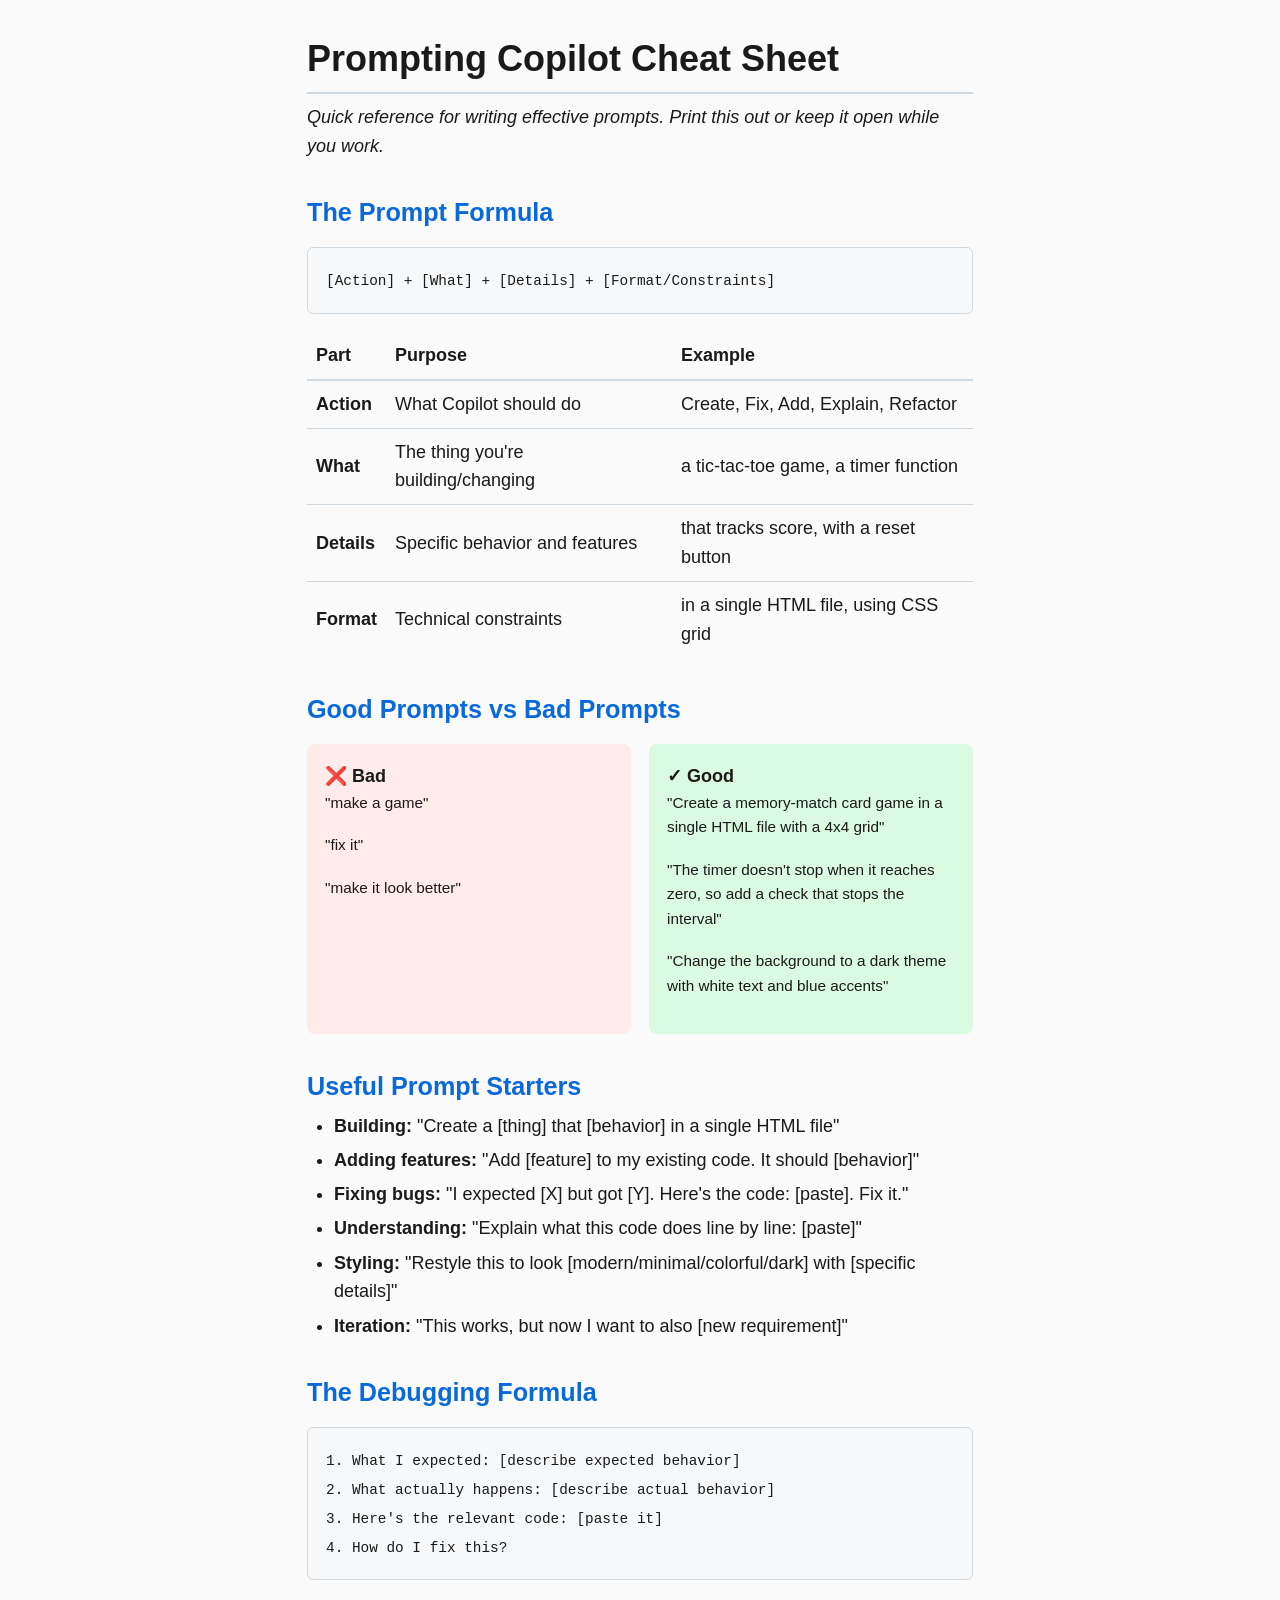
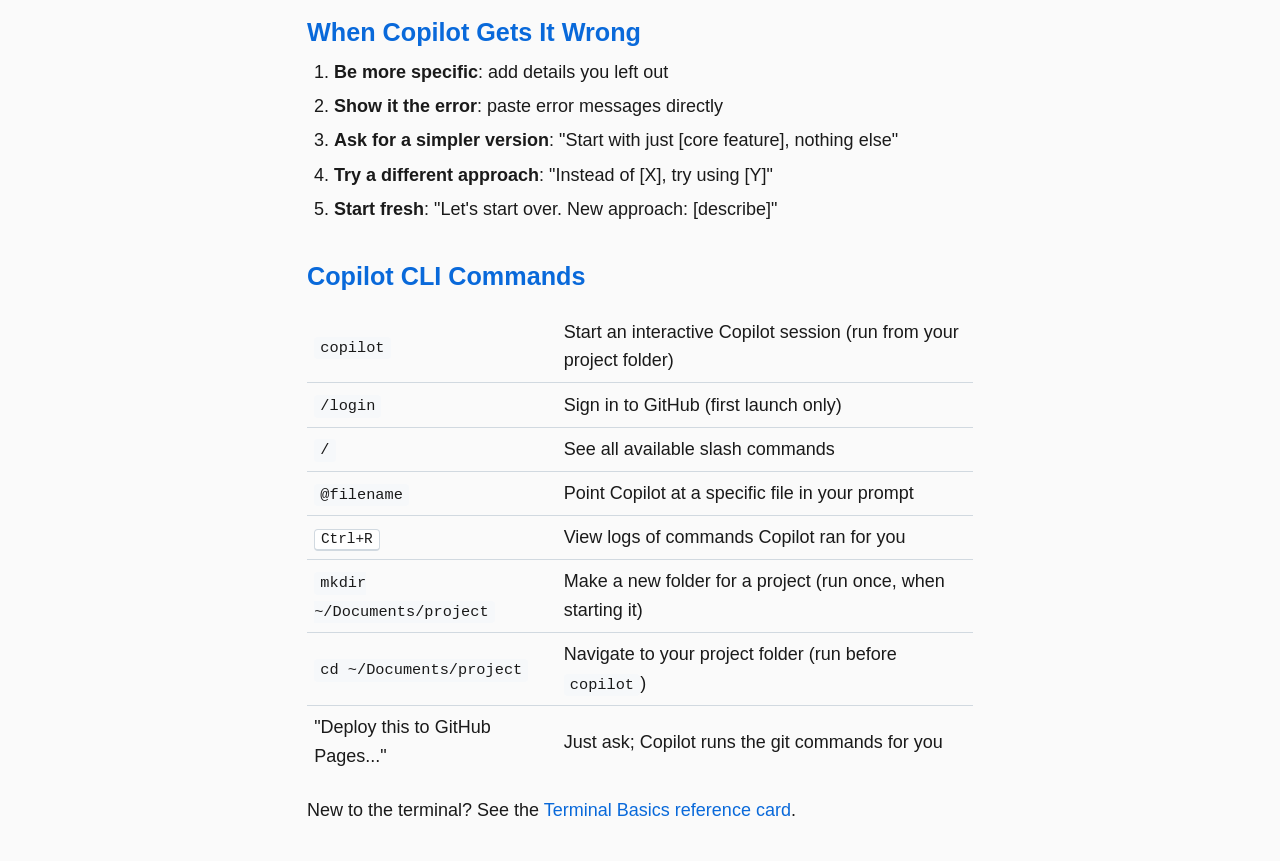
<file: reference/prompting-cheat-sheet.html>
<!DOCTYPE html>
<html lang="en">
<head>
  <meta charset="UTF-8">
  <meta name="viewport" content="width=device-width, initial-scale=1.0">
  <title>Reference: Prompting Copilot Cheat Sheet</title>
  <link rel="stylesheet" href="../assets/style.css">
</head>
<body>

<h1>Prompting Copilot Cheat Sheet</h1>

<p><em>Quick reference for writing effective prompts. Print this out or keep it open while you work.</em></p>

<h2>The Prompt Formula</h2>
<pre><code>[Action] + [What] + [Details] + [Format/Constraints]</code></pre>

<table style="width:100%; border-collapse:collapse; margin:1rem 0;">
  <thead>
    <tr style="border-bottom:2px solid var(--color-border); text-align:left;">
      <th style="padding:0.5rem;">Part</th>
      <th style="padding:0.5rem;">Purpose</th>
      <th style="padding:0.5rem;">Example</th>
    </tr>
  </thead>
  <tbody>
    <tr style="border-bottom:1px solid var(--color-border);">
      <td style="padding:0.5rem;"><strong>Action</strong></td>
      <td style="padding:0.5rem;">What Copilot should do</td>
      <td style="padding:0.5rem;">Create, Fix, Add, Explain, Refactor</td>
    </tr>
    <tr style="border-bottom:1px solid var(--color-border);">
      <td style="padding:0.5rem;"><strong>What</strong></td>
      <td style="padding:0.5rem;">The thing you're building/changing</td>
      <td style="padding:0.5rem;">a tic-tac-toe game, a timer function</td>
    </tr>
    <tr style="border-bottom:1px solid var(--color-border);">
      <td style="padding:0.5rem;"><strong>Details</strong></td>
      <td style="padding:0.5rem;">Specific behavior and features</td>
      <td style="padding:0.5rem;">that tracks score, with a reset button</td>
    </tr>
    <tr>
      <td style="padding:0.5rem;"><strong>Format</strong></td>
      <td style="padding:0.5rem;">Technical constraints</td>
      <td style="padding:0.5rem;">in a single HTML file, using CSS grid</td>
    </tr>
  </tbody>
</table>

<h2>Good Prompts vs Bad Prompts</h2>

<div style="display:grid; grid-template-columns:1fr 1fr; gap:1rem; margin:1rem 0;">
  <div style="background:#ffebe9; padding:1rem; border-radius:8px;">
    <strong>❌ Bad</strong>
    <p style="font-size:0.85rem;">"make a game"</p>
    <p style="font-size:0.85rem;">"fix it"</p>
    <p style="font-size:0.85rem;">"make it look better"</p>
  </div>
  <div style="background:#dafbe1; padding:1rem; border-radius:8px;">
    <strong>✓ Good</strong>
    <p style="font-size:0.85rem;">"Create a memory-match card game in a single HTML file with a 4x4 grid"</p>
    <p style="font-size:0.85rem;">"The timer doesn't stop when it reaches zero, so add a check that stops the interval"</p>
    <p style="font-size:0.85rem;">"Change the background to a dark theme with white text and blue accents"</p>
  </div>
</div>

<h2>Useful Prompt Starters</h2>
<ul>
  <li><strong>Building:</strong> "Create a [thing] that [behavior] in a single HTML file"</li>
  <li><strong>Adding features:</strong> "Add [feature] to my existing code. It should [behavior]"</li>
  <li><strong>Fixing bugs:</strong> "I expected [X] but got [Y]. Here's the code: [paste]. Fix it."</li>
  <li><strong>Understanding:</strong> "Explain what this code does line by line: [paste]"</li>
  <li><strong>Styling:</strong> "Restyle this to look [modern/minimal/colorful/dark] with [specific details]"</li>
  <li><strong>Iteration:</strong> "This works, but now I want to also [new requirement]"</li>
</ul>

<h2>The Debugging Formula</h2>
<pre><code>1. What I expected: [describe expected behavior]
2. What actually happens: [describe actual behavior]  
3. Here's the relevant code: [paste it]
4. How do I fix this?</code></pre>

<h2>When Copilot Gets It Wrong</h2>
<ol>
  <li><strong>Be more specific</strong>: add details you left out</li>
  <li><strong>Show it the error</strong>: paste error messages directly</li>
  <li><strong>Ask for a simpler version</strong>: "Start with just [core feature], nothing else"</li>
  <li><strong>Try a different approach</strong>: "Instead of [X], try using [Y]"</li>
  <li><strong>Start fresh</strong>: "Let's start over. New approach: [describe]"</li>
</ol>

<h2>Copilot CLI Commands</h2>
<table style="width:100%; border-collapse:collapse; margin:1rem 0;">
  <tr style="border-bottom:1px solid var(--color-border);">
    <td style="padding:0.4rem;"><code>copilot</code></td>
    <td style="padding:0.4rem;">Start an interactive Copilot session (run from your project folder)</td>
  </tr>
  <tr style="border-bottom:1px solid var(--color-border);">
    <td style="padding:0.4rem;"><code>/login</code></td>
    <td style="padding:0.4rem;">Sign in to GitHub (first launch only)</td>
  </tr>
  <tr style="border-bottom:1px solid var(--color-border);">
    <td style="padding:0.4rem;"><code>/</code></td>
    <td style="padding:0.4rem;">See all available slash commands</td>
  </tr>
  <tr style="border-bottom:1px solid var(--color-border);">
    <td style="padding:0.4rem;"><code>@filename</code></td>
    <td style="padding:0.4rem;">Point Copilot at a specific file in your prompt</td>
  </tr>
  <tr style="border-bottom:1px solid var(--color-border);">
    <td style="padding:0.4rem;"><kbd>Ctrl+R</kbd></td>
    <td style="padding:0.4rem;">View logs of commands Copilot ran for you</td>
  </tr>
  <tr style="border-bottom:1px solid var(--color-border);">
    <td style="padding:0.4rem;"><code>mkdir ~/Documents/project</code></td>
    <td style="padding:0.4rem;">Make a new folder for a project (run once, when starting it)</td>
  </tr>
  <tr style="border-bottom:1px solid var(--color-border);">
    <td style="padding:0.4rem;"><code>cd ~/Documents/project</code></td>
    <td style="padding:0.4rem;">Navigate to your project folder (run before <code>copilot</code>)</td>
  </tr>
  <tr>
    <td style="padding:0.4rem;">"Deploy this to GitHub Pages..."</td>
    <td style="padding:0.4rem;">Just ask; Copilot runs the git commands for you</td>
  </tr>
</table>

<p>New to the terminal? See the <a href="terminal-basics.html">Terminal Basics reference card</a>.</p>

</body>
</html>
</file>
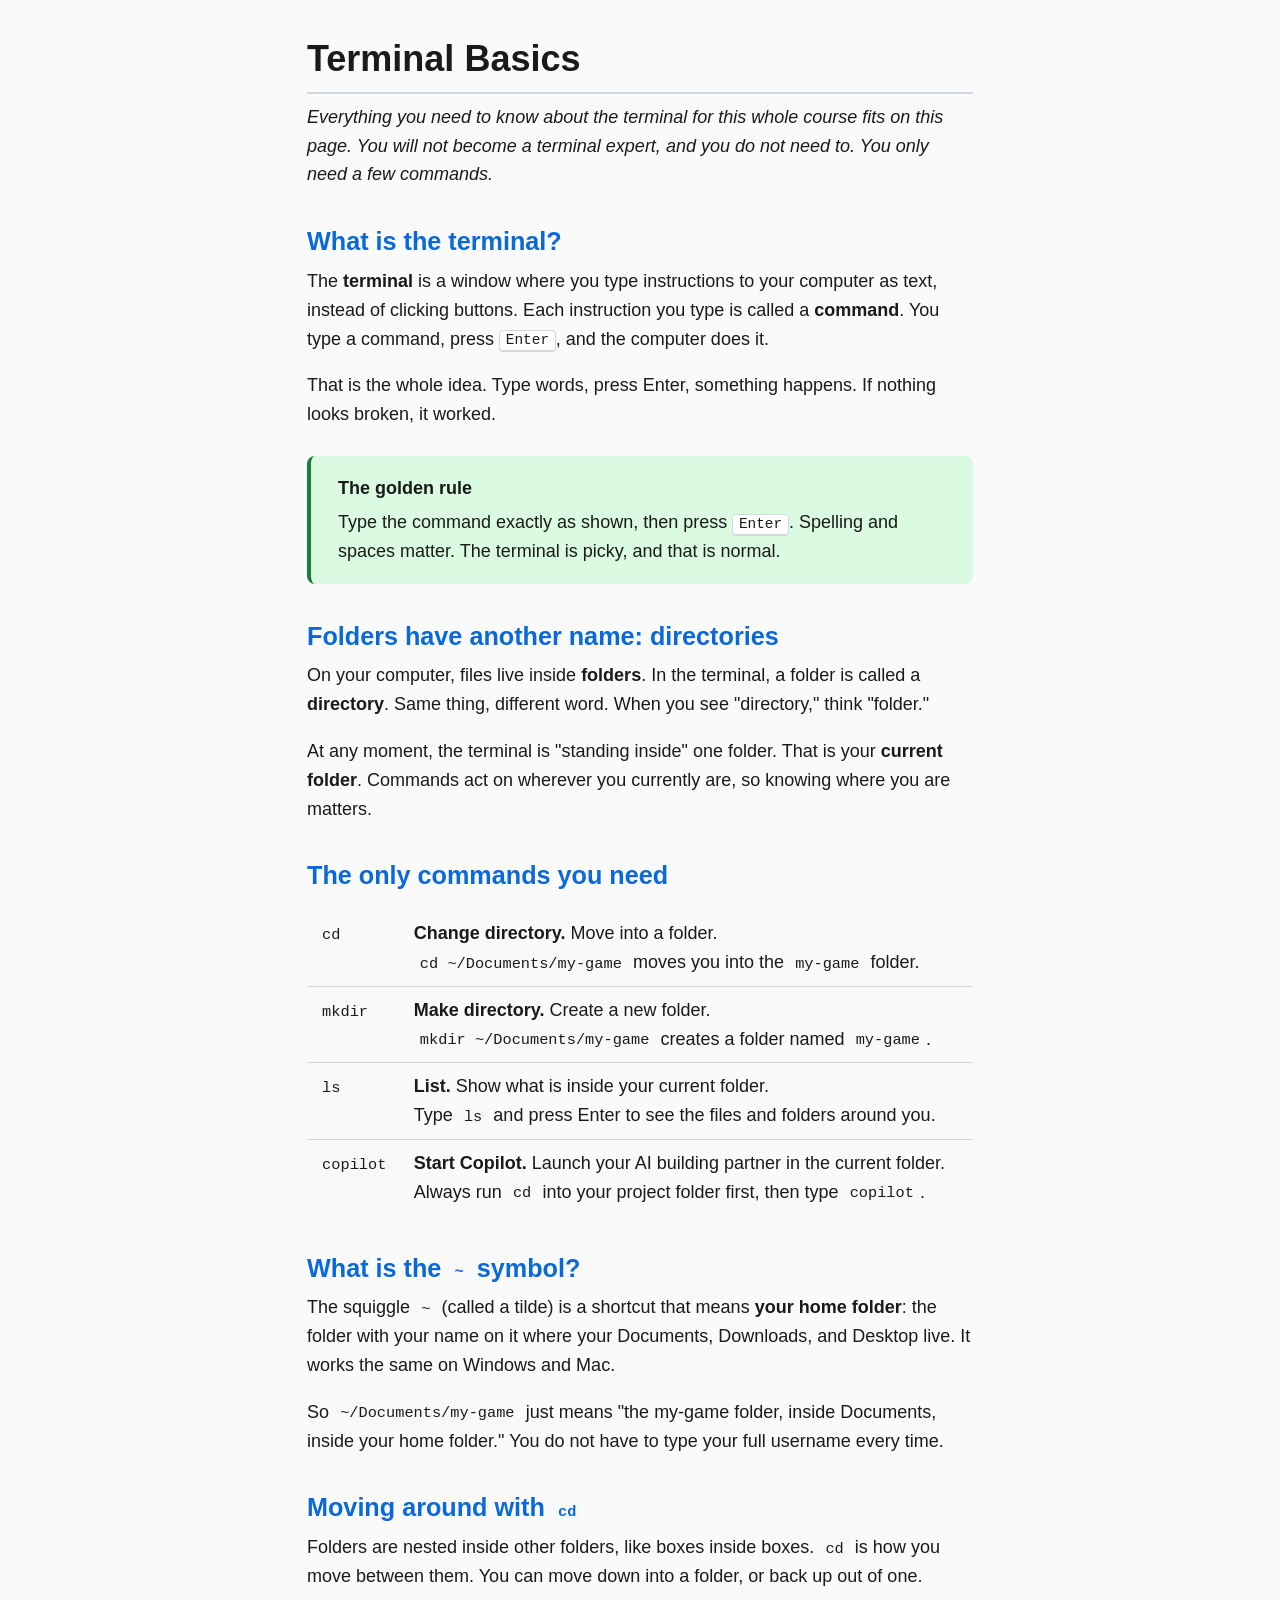
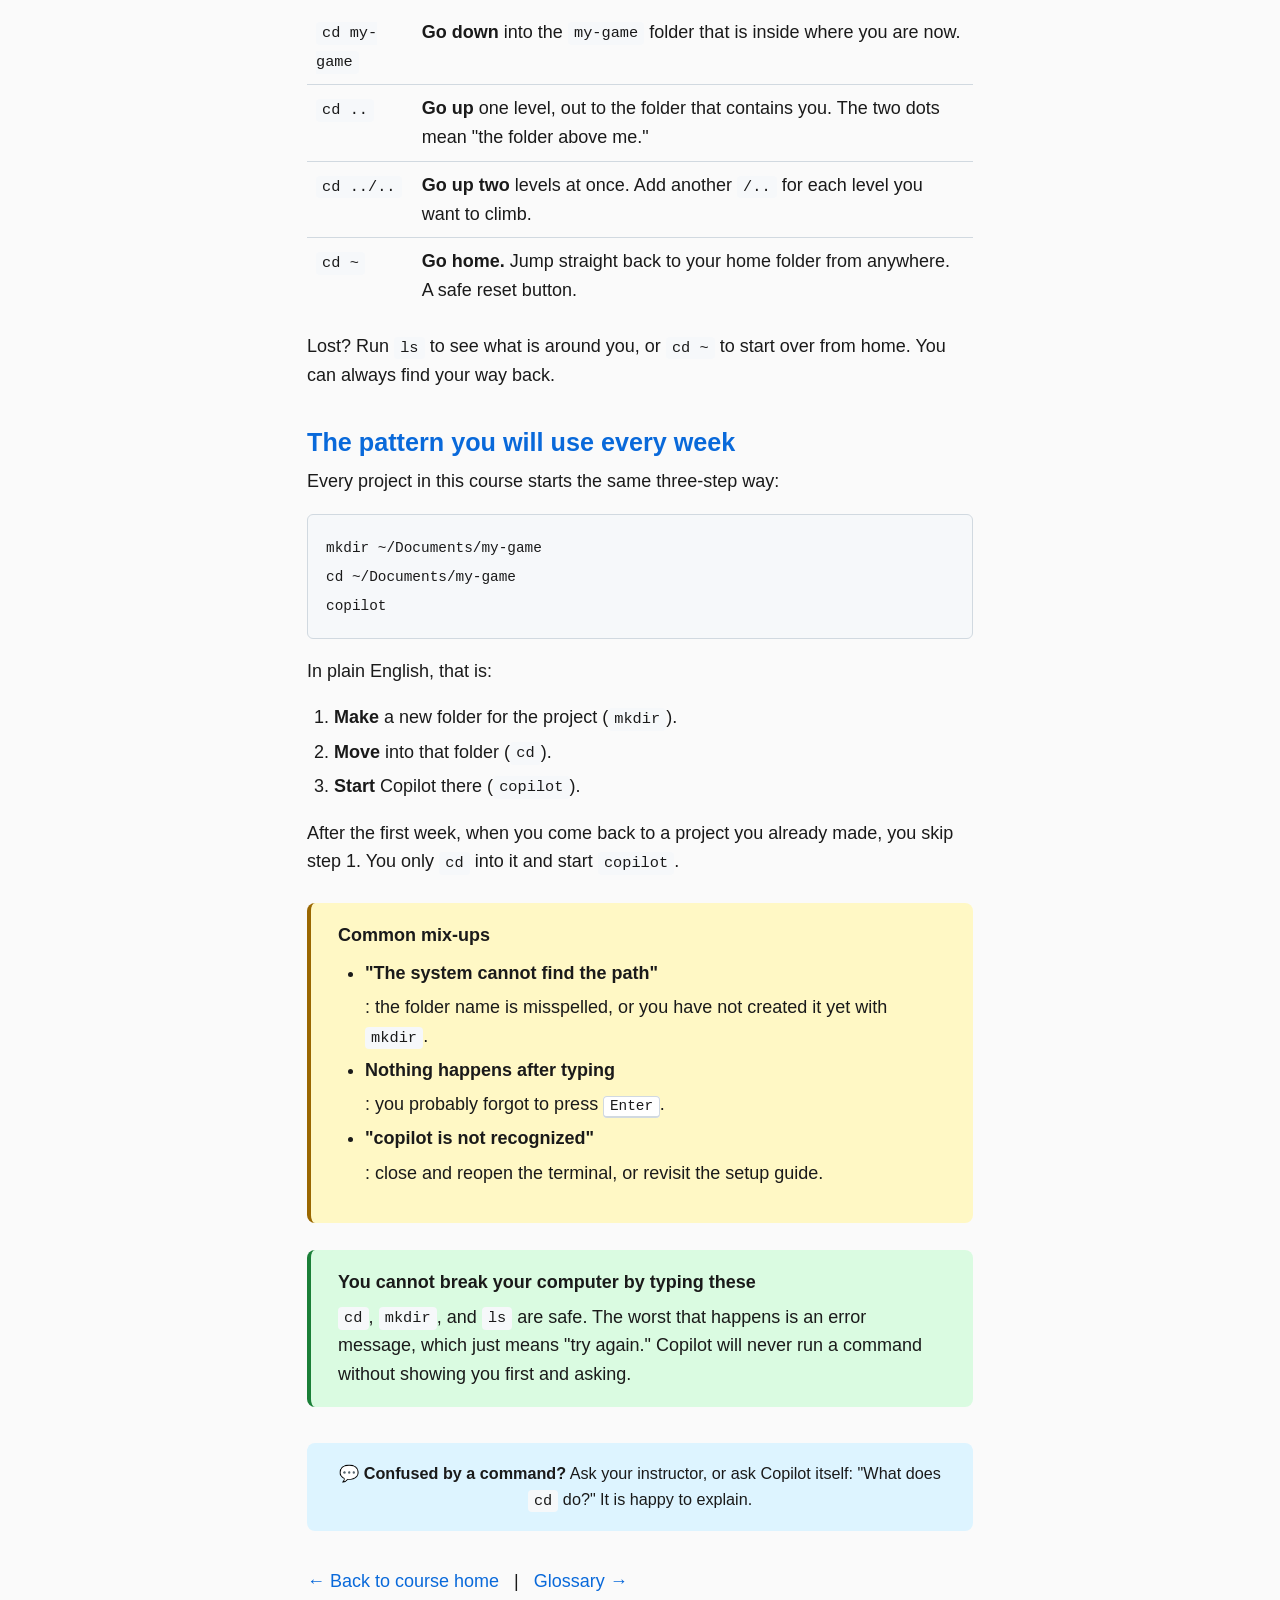
<file: reference/terminal-basics.html>
<!DOCTYPE html>
<html lang="en">
<head>
  <meta charset="UTF-8">
  <meta name="viewport" content="width=device-width, initial-scale=1.0">
  <title>Reference: Terminal Basics</title>
  <link rel="stylesheet" href="../assets/style.css">
</head>
<body>

<h1>Terminal Basics</h1>

<p><em>Everything you need to know about the terminal for this whole course fits on this page. You will not become a terminal expert, and you do not need to. You only need a few commands.</em></p>

<h2>What is the terminal?</h2>
<p>The <strong>terminal</strong> is a window where you type instructions to your computer as text, instead of clicking buttons. Each instruction you type is called a <strong>command</strong>. You type a command, press <kbd>Enter</kbd>, and the computer does it.</p>

<p>That is the whole idea. Type words, press Enter, something happens. If nothing looks broken, it worked.</p>

<div class="callout callout-tip">
  <strong>The golden rule</strong>
  Type the command exactly as shown, then press <kbd>Enter</kbd>. Spelling and spaces matter. The terminal is picky, and that is normal.
</div>

<h2>Folders have another name: directories</h2>
<p>On your computer, files live inside <strong>folders</strong>. In the terminal, a folder is called a <strong>directory</strong>. Same thing, different word. When you see "directory," think "folder."</p>

<p>At any moment, the terminal is "standing inside" one folder. That is your <strong>current folder</strong>. Commands act on wherever you currently are, so knowing where you are matters.</p>

<h2>The only commands you need</h2>

<table style="width:100%; border-collapse:collapse; margin:1rem 0;">
  <tr style="border-bottom:1px solid var(--color-border);">
    <td style="padding:0.5rem; vertical-align:top;"><code>cd</code></td>
    <td style="padding:0.5rem; vertical-align:top;">
      <strong>Change directory.</strong> Move into a folder.<br>
      <code>cd ~/Documents/my-game</code> moves you into the <code>my-game</code> folder.
    </td>
  </tr>
  <tr style="border-bottom:1px solid var(--color-border);">
    <td style="padding:0.5rem; vertical-align:top;"><code>mkdir</code></td>
    <td style="padding:0.5rem; vertical-align:top;">
      <strong>Make directory.</strong> Create a new folder.<br>
      <code>mkdir ~/Documents/my-game</code> creates a folder named <code>my-game</code>.
    </td>
  </tr>
  <tr style="border-bottom:1px solid var(--color-border);">
    <td style="padding:0.5rem; vertical-align:top;"><code>ls</code></td>
    <td style="padding:0.5rem; vertical-align:top;">
      <strong>List.</strong> Show what is inside your current folder.<br>
      Type <code>ls</code> and press Enter to see the files and folders around you.
    </td>
  </tr>
  <tr>
    <td style="padding:0.5rem; vertical-align:top;"><code>copilot</code></td>
    <td style="padding:0.5rem; vertical-align:top;">
      <strong>Start Copilot.</strong> Launch your AI building partner in the current folder.<br>
      Always run <code>cd</code> into your project folder first, then type <code>copilot</code>.
    </td>
  </tr>
</table>

<h2>What is the <code>~</code> symbol?</h2>
<p>The squiggle <code>~</code> (called a tilde) is a shortcut that means <strong>your home folder</strong>: the folder with your name on it where your Documents, Downloads, and Desktop live. It works the same on Windows and Mac.</p>

<p>So <code>~/Documents/my-game</code> just means "the my-game folder, inside Documents, inside your home folder." You do not have to type your full username every time.</p>

<h2>Moving around with <code>cd</code></h2>
<p>Folders are nested inside other folders, like boxes inside boxes. <code>cd</code> is how you move between them. You can move down into a folder, or back up out of one.</p>

<table style="width:100%; border-collapse:collapse; margin:1rem 0;">
  <tr style="border-bottom:1px solid var(--color-border);">
    <td style="padding:0.5rem; vertical-align:top;"><code>cd my-game</code></td>
    <td style="padding:0.5rem; vertical-align:top;"><strong>Go down</strong> into the <code>my-game</code> folder that is inside where you are now.</td>
  </tr>
  <tr style="border-bottom:1px solid var(--color-border);">
    <td style="padding:0.5rem; vertical-align:top;"><code>cd ..</code></td>
    <td style="padding:0.5rem; vertical-align:top;"><strong>Go up</strong> one level, out to the folder that contains you. The two dots mean "the folder above me."</td>
  </tr>
  <tr style="border-bottom:1px solid var(--color-border);">
    <td style="padding:0.5rem; vertical-align:top;"><code>cd ../..</code></td>
    <td style="padding:0.5rem; vertical-align:top;"><strong>Go up two</strong> levels at once. Add another <code>/..</code> for each level you want to climb.</td>
  </tr>
  <tr>
    <td style="padding:0.5rem; vertical-align:top;"><code>cd ~</code></td>
    <td style="padding:0.5rem; vertical-align:top;"><strong>Go home.</strong> Jump straight back to your home folder from anywhere. A safe reset button.</td>
  </tr>
</table>

<p>Lost? Run <code>ls</code> to see what is around you, or <code>cd ~</code> to start over from home. You can always find your way back.</p>

<h2>The pattern you will use every week</h2>
<p>Every project in this course starts the same three-step way:</p>

<pre><code>mkdir ~/Documents/my-game
cd ~/Documents/my-game
copilot</code></pre>

<p>In plain English, that is:</p>
<ol>
  <li><strong>Make</strong> a new folder for the project (<code>mkdir</code>).</li>
  <li><strong>Move</strong> into that folder (<code>cd</code>).</li>
  <li><strong>Start</strong> Copilot there (<code>copilot</code>).</li>
</ol>

<p>After the first week, when you come back to a project you already made, you skip step 1. You only <code>cd</code> into it and start <code>copilot</code>.</p>

<div class="callout callout-warning">
  <strong>Common mix-ups</strong>
  <ul style="margin-top:0.5rem;">
    <li><strong>"The system cannot find the path"</strong>: the folder name is misspelled, or you have not created it yet with <code>mkdir</code>.</li>
    <li><strong>Nothing happens after typing</strong>: you probably forgot to press <kbd>Enter</kbd>.</li>
    <li><strong>"copilot is not recognized"</strong>: close and reopen the terminal, or revisit the setup guide.</li>
  </ul>
</div>

<div class="callout callout-tip">
  <strong>You cannot break your computer by typing these</strong>
  <code>cd</code>, <code>mkdir</code>, and <code>ls</code> are safe. The worst that happens is an error message, which just means "try again." Copilot will never run a command without showing you first and asking.
</div>

<div class="ask-teacher">
  💬 <strong>Confused by a command?</strong> Ask your instructor, or ask Copilot itself: "What does <code>cd</code> do?" It is happy to explain.
</div>

<p style="margin-top:2rem;"><a href="../index.html">← Back to course home</a> &nbsp; | &nbsp; <a href="glossary.html">Glossary →</a></p>

</body>
</html>
</file>
<file: assets/style.css>
/* Copilot Curriculum: Shared Lesson Stylesheet */
/* Tufte-inspired: clean typography, readable, prints well */

:root {
  --color-bg: #fafafa;
  --color-text: #1a1a1a;
  --color-accent: #0969da;
  --color-accent-light: #ddf4ff;
  --color-muted: #57606a;
  --color-border: #d1d9e0;
  --color-success: #1a7f37;
  --color-warning: #9a6700;
  --color-code-bg: #f6f8fa;
  --font-body: -apple-system, BlinkMacSystemFont, "Segoe UI", Helvetica, Arial, sans-serif;
  --font-mono: "SFMono-Regular", Consolas, "Liberation Mono", Menlo, monospace;
  --max-width: 720px;
}

* { box-sizing: border-box; margin: 0; padding: 0; }

html {
  font-size: 18px;
  line-height: 1.6;
}

body {
  font-family: var(--font-body);
  color: var(--color-text);
  background: var(--color-bg);
  max-width: var(--max-width);
  margin: 2rem auto;
  padding: 0 1.5rem;
}

h1, h2, h3 {
  margin-top: 2rem;
  margin-bottom: 0.5rem;
  line-height: 1.3;
}

h1 { font-size: 2rem; border-bottom: 2px solid var(--color-border); padding-bottom: 0.5rem; }
h2 { font-size: 1.4rem; color: var(--color-accent); }
h3 { font-size: 1.1rem; }

p { margin-bottom: 1rem; }

a { color: var(--color-accent); text-decoration: none; }
a:hover { text-decoration: underline; }

code {
  font-family: var(--font-mono);
  font-size: 0.85rem;
  background: var(--color-code-bg);
  padding: 0.15em 0.4em;
  border-radius: 4px;
}

pre {
  background: var(--color-code-bg);
  border: 1px solid var(--color-border);
  border-radius: 6px;
  padding: 1rem;
  overflow-x: auto;
  margin: 1rem 0;
}

pre code {
  background: none;
  padding: 0;
  font-size: 0.8rem;
  line-height: 1.5;
}

kbd {
  font-family: var(--font-mono);
  font-size: 0.8rem;
  background: #fff;
  border: 1px solid var(--color-border);
  border-bottom-width: 2px;
  border-radius: 4px;
  padding: 0.1em 0.4em;
  white-space: nowrap;
}

blockquote {
  border-left: 3px solid var(--color-accent);
  padding-left: 1rem;
  margin: 1rem 0;
  color: var(--color-muted);
  font-style: italic;
}

ul, ol {
  margin: 0.5rem 0 1rem 1.5rem;
}

li { margin-bottom: 0.3rem; }

/* Lesson metadata header */
.lesson-meta {
  background: var(--color-accent-light);
  border-radius: 8px;
  padding: 1rem 1.5rem;
  margin-bottom: 2rem;
  font-size: 0.9rem;
}

.lesson-meta dt { font-weight: 600; display: inline; }
.lesson-meta dd { display: inline; margin-left: 0.25rem; margin-right: 1.5rem; }

/* Callout boxes */
.callout {
  border-radius: 8px;
  padding: 1rem 1.5rem;
  margin: 1.5rem 0;
}

.callout-tip {
  background: #dafbe1;
  border-left: 4px solid var(--color-success);
}

.callout-warning {
  background: #fff8c5;
  border-left: 4px solid var(--color-warning);
}

.callout-try {
  background: var(--color-accent-light);
  border-left: 4px solid var(--color-accent);
}

.callout strong {
  display: block;
  margin-bottom: 0.3rem;
}

/* Quiz widget styles */
.quiz {
  margin: 1.5rem 0;
  border: 1px solid var(--color-border);
  border-radius: 8px;
  padding: 1.5rem;
}

.quiz-question {
  font-weight: 600;
  margin-bottom: 1rem;
}

.quiz-option {
  display: block;
  margin: 0.4rem 0;
  padding: 0.6rem 1rem;
  border: 1px solid var(--color-border);
  border-radius: 6px;
  cursor: pointer;
  transition: background 0.15s;
}

.quiz-option:hover { background: var(--color-accent-light); }
.quiz-option.correct { background: #dafbe1; border-color: var(--color-success); }
.quiz-option.incorrect { background: #ffebe9; border-color: #cf222e; }

.quiz-feedback {
  margin-top: 1rem;
  padding: 0.75rem;
  border-radius: 6px;
  display: none;
}

/* Navigation between lessons */
.lesson-nav {
  display: flex;
  justify-content: space-between;
  margin-top: 3rem;
  padding-top: 1.5rem;
  border-top: 1px solid var(--color-border);
  font-size: 0.9rem;
}

/* Footer reminder */
.ask-teacher {
  margin-top: 2rem;
  padding: 1rem;
  background: var(--color-accent-light);
  border-radius: 8px;
  text-align: center;
  font-size: 0.9rem;
}

/* Print styles */
@media print {
  body { max-width: 100%; margin: 0; font-size: 12pt; }
  .lesson-nav, .ask-teacher, .no-print { display: none; }
  a { color: var(--color-text); }
  a[href]::after { content: " (" attr(href) ")"; font-size: 0.8em; color: var(--color-muted); }
  .page-break { break-after: page; page-break-after: always; }
  h2, h3 { break-after: avoid; page-break-after: avoid; }
  pre, table, .callout { break-inside: avoid; page-break-inside: avoid; }
}

/* Landing page (index.html) */
.course-hero {
  margin: 1rem 0 2rem;
}

.course-hero .tagline {
  font-size: 1.1rem;
  color: var(--color-muted);
}

.lesson-grid {
  list-style: none;
  margin: 1.5rem 0;
  padding: 0;
  display: grid;
  gap: 0.75rem;
}

.lesson-card {
  display: block;
  border: 1px solid var(--color-border);
  border-radius: 8px;
  padding: 1rem 1.25rem;
  background: #fff;
  transition: border-color 0.15s, box-shadow 0.15s;
}

.lesson-card:hover {
  text-decoration: none;
  border-color: var(--color-accent);
  box-shadow: 0 1px 4px rgba(9, 105, 218, 0.12);
}

.lesson-card .lesson-week {
  display: inline-block;
  font-size: 0.75rem;
  font-weight: 600;
  text-transform: uppercase;
  letter-spacing: 0.04em;
  color: var(--color-accent);
  margin-bottom: 0.25rem;
}

.lesson-card .lesson-title {
  font-weight: 600;
  color: var(--color-text);
  margin-bottom: 0.25rem;
}

.lesson-card .lesson-desc {
  font-size: 0.85rem;
  color: var(--color-muted);
}

.setup-card {
  border-left: 4px solid var(--color-success);
  background: #dafbe1;
}

.reference-links {
  list-style: none;
  padding: 0;
  margin: 1rem 0;
  display: flex;
  gap: 1rem;
  flex-wrap: wrap;
}

.reference-links a {
  border: 1px solid var(--color-border);
  border-radius: 6px;
  padding: 0.5rem 1rem;
  font-size: 0.9rem;
}
</file>
